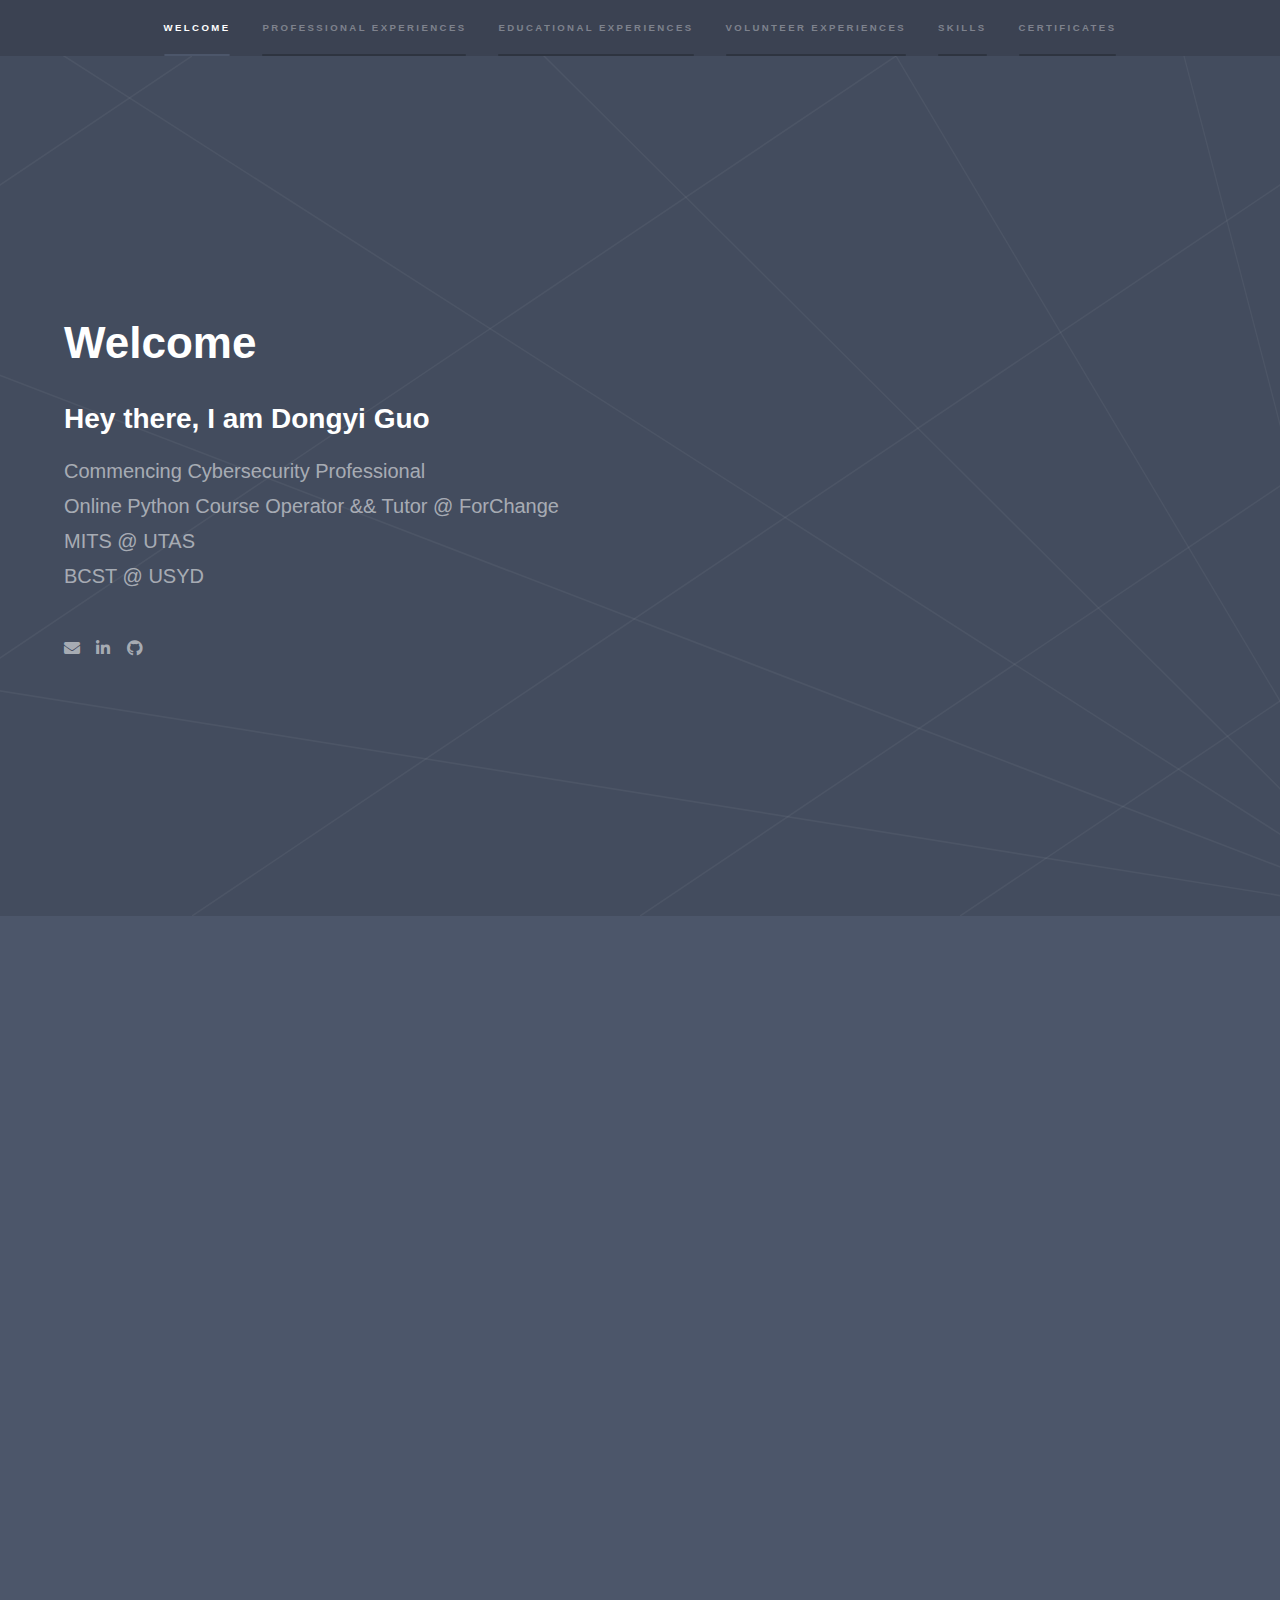
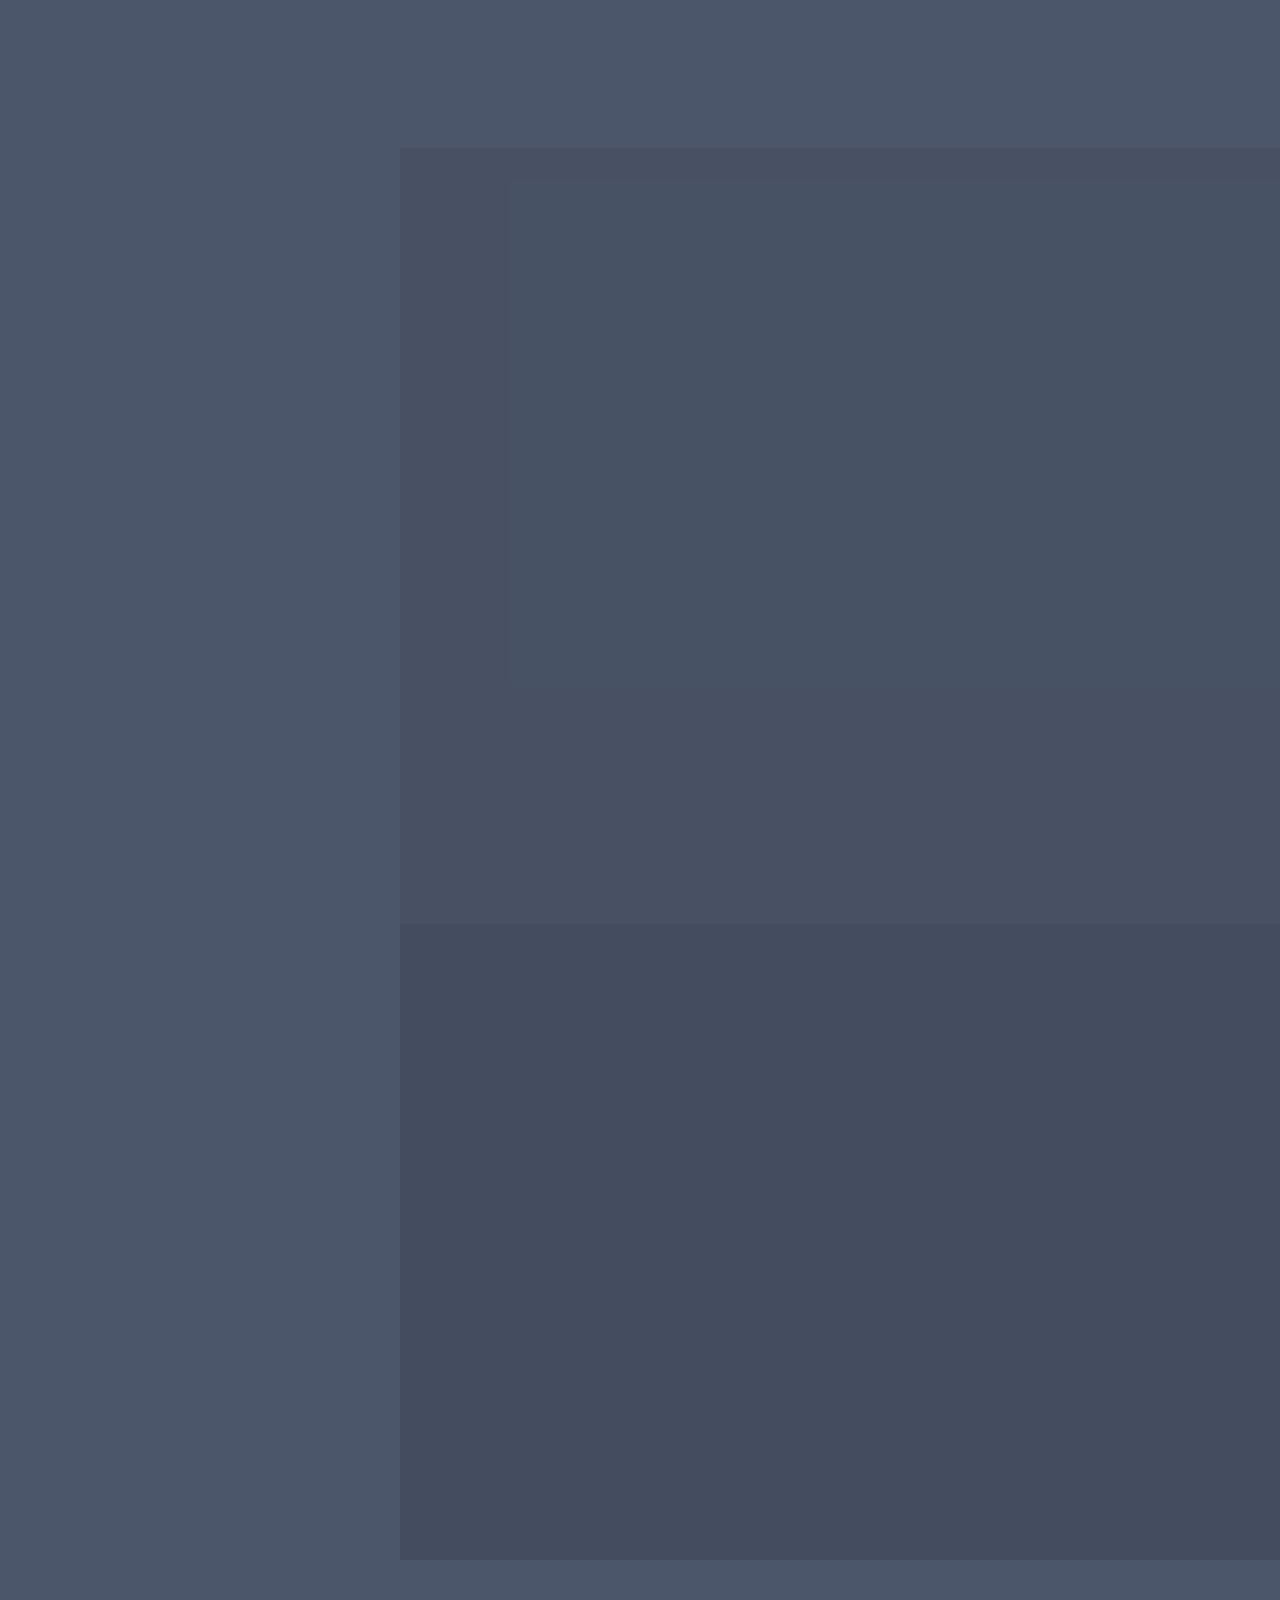
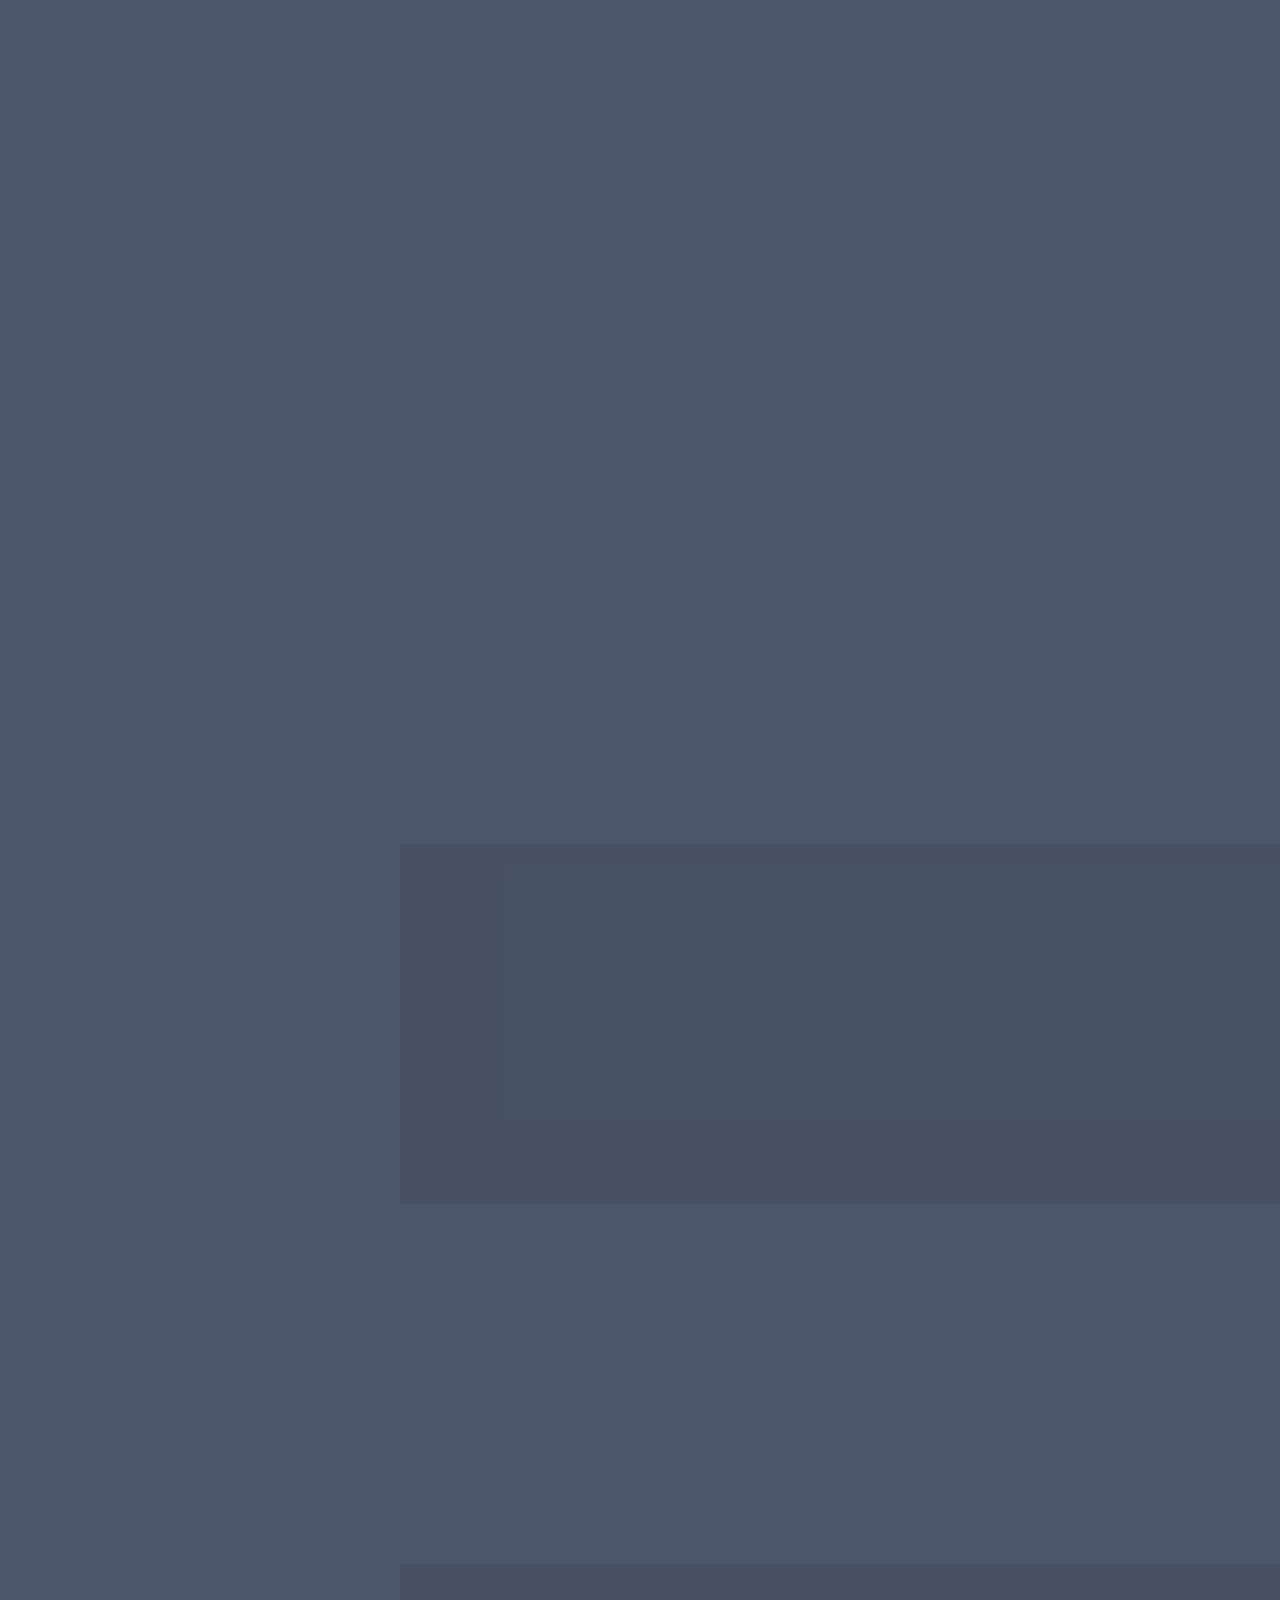
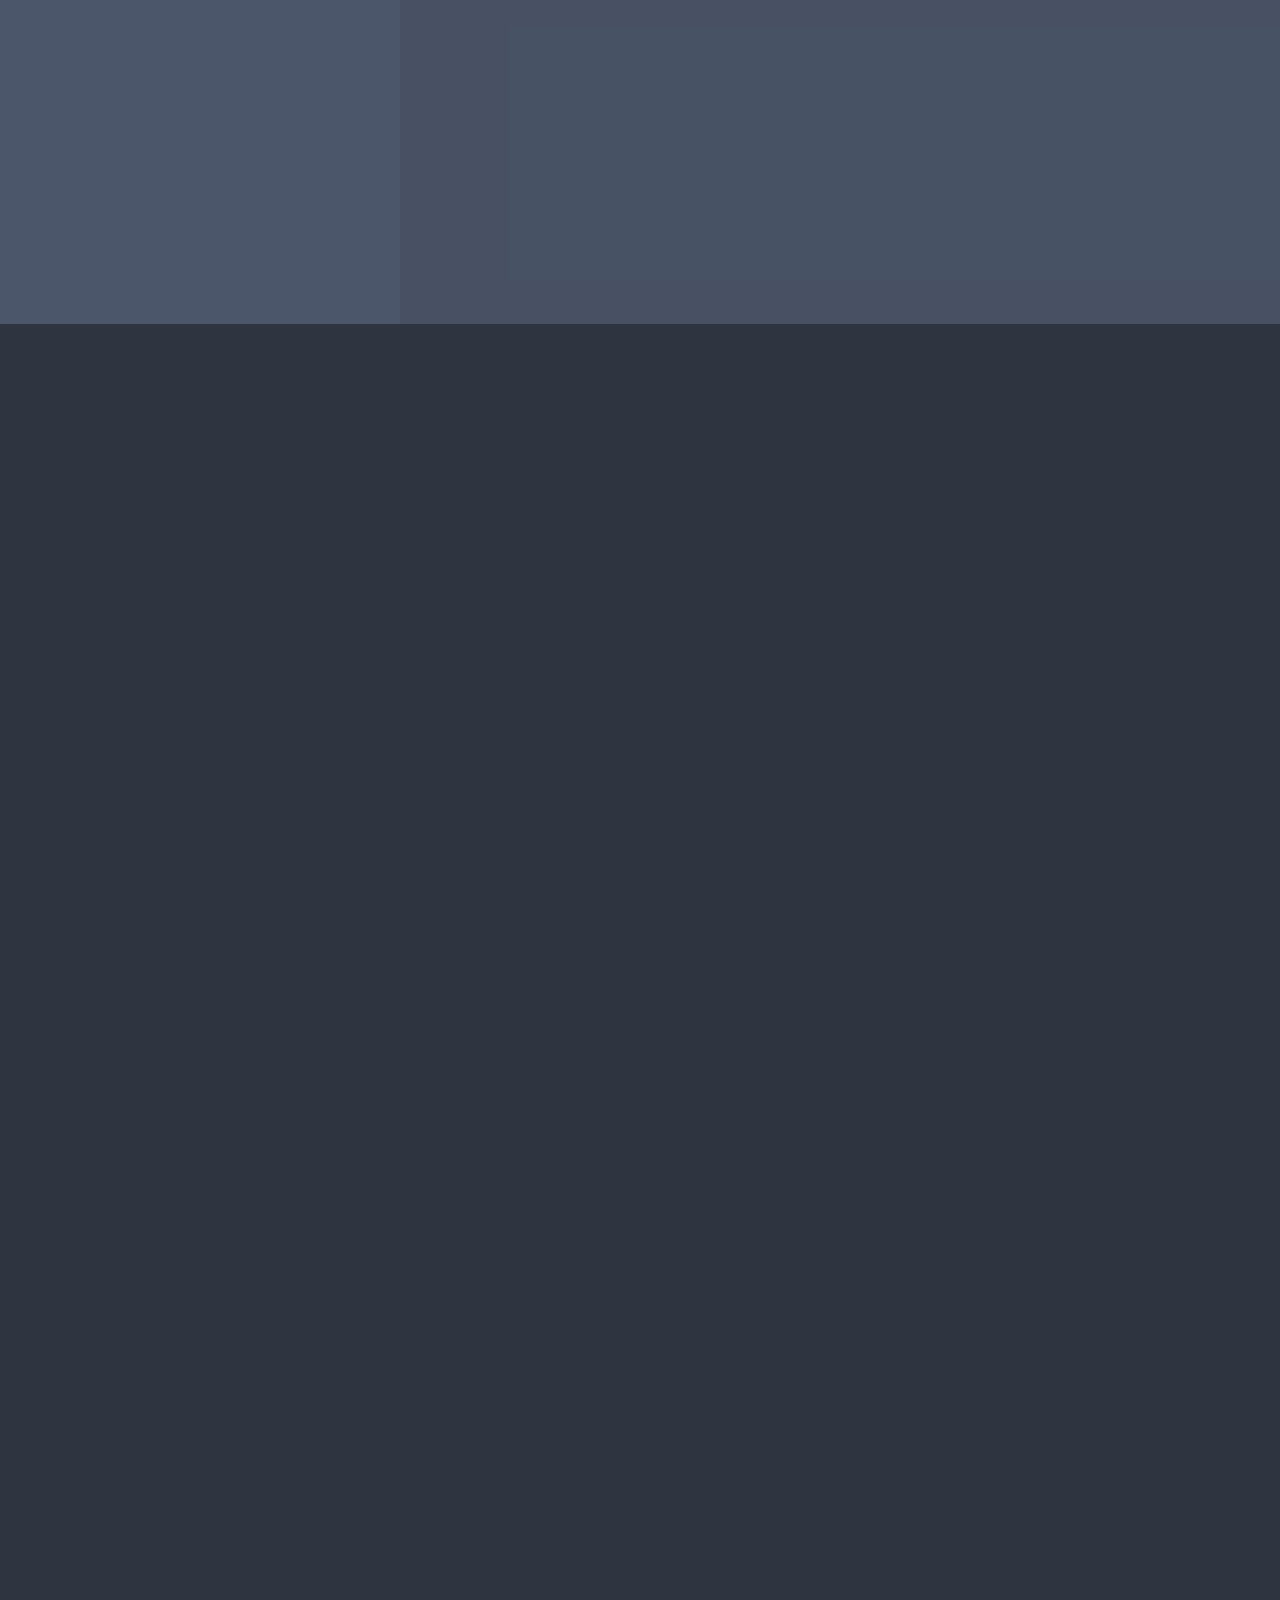
<file: index.html>
<!DOCTYPE HTML>
<html lang="en">
<head>
	<title>Welcome</title>
	<meta charset="utf-8" />
	<meta name="viewport" content="width=device-width, initial-scale=1, user-scalable=no" />
	<link rel="stylesheet" href="assets/css/main.css" />
	<noscript><link rel="stylesheet" href="assets/css/noscript.css" /></noscript>
</head>

<body class="is-preload">

<!-- Sidebar -->
<section id="sidebar">
	<div class="inner"><nav><ul>
		<li><a href="#intro">WELCOME</a></li>
		<li><a href="#professional">PROFESSIONAL EXPERIENCES</a></li>
		<li><a href="#educational">EDUCATIONAL EXPERIENCES</a></li>
		<li><a href="#volunteer">VOLUNTEER EXPERIENCES</a></li>
		<li><a href="#skill">SKILLS</a></li>
		<li><a href="#cert">CERTIFICATES</a></li>
	</ul></nav></div>
</section>

<!-- Wrapper -->
<div id="wrapper">
	<!-- intro -->
	<section id="intro" class="wrapper style1 fullscreen fade-up">
		<div class="inner">
			<h1>Welcome</h1>
			<h2>Hey there, I am Dongyi Guo</h2>
			<p>
				Commencing Cybersecurity Professional<br>
				Online Python Course Operator && Tutor @ ForChange<br>
				MITS @ UTAS<br>
				BCST @ USYD<br>
			</p>
			<ul class="icons">
				<li><a href="mailto:dongyig@utas.edu.au" class="icon solid fa-envelope"><span class="label">Email</span></a></li>
				<li><a href="https://www.linkedin.com/in/dongyi-guo/" class="icon brands fa-linkedin-in"><span class="label">LinkedIn</span></a></li>
				<li><a href="https://github.com/dongyi-guo" class="icon brands fa-github"><span class="label">GitHub</span></a></li>
			</ul>
		</div>
	</section>

	<!-- Professional Experience -->
	<section id="professional" class="wrapper style2 spotlights">
		<!-- ICT Help Desk Support -->
		<section>
			<a href="https://utas.edu.au/" class="image"><img src="images/utas.png" alt="UTAS" data-position="center center" /></a>
			<div class="content">
				<div class="inner">
					<h2>ICT Help Desk Support</h2>
					<p><strong>July 2024 - October 2024</strong></p>
					<ul>
						<li>
							<strong>Lab Management:</strong> Prepared and monitored 5-10 computer labs daily to ensure full functionality, supporting seamless teaching sessions for 200-600 ICT students. Proactively identified and resolved technical issues before classes began, contributing to an uninterrupted learning environment.
						</li>
						<li>
							<strong>Team-Based Technical Support:</strong> Worked collaboratively in a three-person team, providing immediate assistance during three-hour shifts, twice a week. Played an active role in sharing technical knowledge with colleagues, escalating complex issues when necessary to ensure effective problem resolution within a short timeframe.
						</li>
						<li>
							<strong>Comprehensive Troubleshooting:</strong> Delivered end-to-end technical support for students, addressing a range of hardware, software, and network issues. Guided users through step-by-step troubleshooting, significantly improving their understanding and ensuring effective resolution of technical problems, resulting in higher user satisfaction.
						</li>
						<li>
							<strong>Infrastructure Oversight:</strong> Monitored and managed lab ICT infrastructure, including computers, printers, projectors, routers, and switches. Conducted routine inspections and preventive maintenance, ensuring all equipment was operational, which directly contributed to minimising downtime and maximising the availability of technology resources.
						</li>
						<li>
							<strong>Customer-Focused Support:</strong> Provided excellent customer service by actively listening to students, addressing their inquiries, and resolving issues in a friendly and timely manner. Consistently exceeded customer satisfaction metrics by ensuring students received clear guidance and support, fostering a positive learning experience.
						</li>
					</ul>
					<strong>Skills</strong>: Customer Engagement, Customer Support.
				</div>
			</div>
		</section>
		<!-- Online Course Operator and Tutor -->
		<section>
			<a href="https://www.forchange.cn/" class="image"><img src="images/forchange.png" alt="Forchange" data-position="center center" /></a>
			<div class="content">
				<div class="inner">
					<h2>Online Course Operator && Tutor</h2>
					<p><strong>December 2020 - April 2021</strong></p>
					<ul>
						<li>
							<strong>Python Programming Instruction:</strong> Delivered online courses on Python programming and web development, covering core concepts like control structures, functions, exception handling, and object-oriented programming. Utilised libraries like BeautifulSoup, Scrapy, and Selenium for web scraping tasks.
						</li>
						<li>
							<strong>Student Mentorship:</strong> Provided personalised guidance to 149 students, including code reviews and debugging support. Achieved an 89% overall course completion rate, with 85% of students reaching full proficiency, indicating effective teaching and engagement strategies.
						</li>
						<li>
							<strong>Technical Support & Query Management:</strong> Managed over 600 student inquiries weekly, maintaining an 85% response rate within 30 minutes. Offered solutions on coding issues and troubleshooting, ensuring smooth learning experiences.
						</li>
						<li>
							<strong>Student Retention & Advancement:</strong> Successfully encouraged 93% of students to enrol in advanced Python courses, demonstrating high retention rates and promoting ongoing professional development.
						</li>
						<li>
							<strong>Collaboration & Course Development:</strong> Worked with supervisors, tutors, and course design teams to enhance curriculum content and delivery, ensuring improved student engagement and learning outcomes.
						</li>
					</ul>
					<strong>Skills</strong>: Python, Object-Oriented Programming (OOP), Web Scraping, Interactive Teaching, Customer Engagement, Customer Support.
				</div>
			</div>
		</section>
		<!-- Backend Developer and Tester -->
		<section>
			<a onClick="alert('Sigma Education Services are no longer running anymore.')" class="image"><img src="images/sigmaeducation.png" alt="sigma-education" data-position="center center" /></a>
			<div class="content">
				<div class="inner">
					<h2>Backend Developer && Tester</h2>
					<p><strong>July 2020 - November 2020</strong></p>
					<ul>
						<li>
							<strong>Project Management:</strong> Collaborated with a team of 5 developers to design and implement a tutor-student matching system, ensuring effective communication and coordination throughout the project lifecycle.
						</li>
						<li>
							<strong>Backend Development:</strong> Assisted in developing and unit-testing a location matching feature for a tutor-student matching system, using Google Maps API. Contributed to ensuring effective functionality of the matching process.
						</li>
						<li>
							<strong>Testing and Quality Assurance:</strong> Supported the planning of integration, system, and acceptance testing for the project, collaborating with team members to ensure basic software quality and functionality.
						</li>
						<li>
							<strong>Agile Methodologies:</strong> Engaged in daily stand-up meetings, sprint planning, and retrospectives, following Agile methodologies to ensure efficient project management and timely delivery.
						</li>
					</ul>
					<strong>Skills</strong>: Python, Object-Oriented Programming (OOP), Agile Methodologies, Scrum, Test-Driven Development (TDD).
				</div>
			</div>
		</section>

		<!-- Technical Consultant -->
		<section>
			<a href="https://www.msf.org/" class="image"><img src="images/msf.jpg" alt="" data-position="center center" /></a>
			<div class="content">
				<div class="inner">
					<h2>Technical Consultant</h2>
					<p><strong>July 2020 - November 2020</strong></p>
					<ul>
						<li>
							<strong>Client Communication:</strong> Collaborated with clients to understand their requirements and provide technical solutions, ensuring effective communication and alignment of project goals.
						</li>
						<li>
							<strong>Drupal Upgrade Evaluation:</strong> Assisted in evaluating the feasibility and complexity of upgrading a client’s website from Drupal 7 to Drupal 8, contributing insights on potential challenges and requirements.
						</li>
						<li>
							<strong>Testing Support:</strong> Helped in planning integration, system, and acceptance testing strategies, working with the team to develop practical testing solutions to ensure system reliability.
						</li>
					</ul>
					<strong>Skills</strong>: Drupal, Web Server Administration, Database Administration, Client Communication.
				</div>
			</div>
		</section>
	</section>

	<!-- Educational Experience -->
	<section id="educational" class="wrapper style2 spotlights">
		<section>
			<a href="https://utas.edu.au/" class="image"><img src="images/utas.png" alt="UTAS" data-position="center center" /></a>
			<div class="content">
				<div class="inner">
					<h3>Master of Information Technology and Systems, Cybersecurity</h3>
					<p><strong>February 2023 - February 2025</strong></p>
					<p>Student representative for Cybersecurity and Work Integrated Learning (WIL) Units (KIT512, KIT515, KIT715, KIT726).</p>
				</div>
			</div>
		</section>
		<section>
			<a href="https://sydney.edu.au/" class="image"><img src="images/usyd.png" alt="USYD" data-position="center center" /></a>
			<div class="content">
				<div class="inner">
					<h3>Bachelor of Computer Science and Technology, Computer Science</h3>
					<p><strong>July 2017 - April 2022</strong></p>
				</div>
			</div>
		</section>
	</section>

	<!-- Volunteer Experience -->
	<section id="volunteer" class="wrapper style2 spotlights">
		<section>
			<a href="https://tasict.com.au/" class="image"><img src="images/tasict.png" alt="TasICT" data-position="center center" /></a>
			<div class="content">
				<div class="inner">
					<h3>Event Assistant - TasICT Cyber Conference</h3>
					<p><strong>August 2023</strong></p>
					<p>Work at TasICT Cyber Conference Tasmania accommodating over 470 guests.</p>
					<strong><a href="blogs/cyber-conf.html">Gallery</a></strong>
				</div>
			</div>
		</section>
		<section>
			<a href="https://tasict.com.au/" class="image"><img src="images/tasict.png" alt="TasICT" data-position="center center" /></a>
			<div class="content">
				<div class="inner">
					<h3>Event Assistant - TasICT Tasmania ICT Conference</h3>
					<p><strong>November 2023</strong></p>
					<p>Work at TasICT Tasmania ICT Conference accommodating over 350 guests.</p>
					<strong><a href="blogs/ict-conf.html">Gallery</a></strong>
				</div>
			</div>
		</section>
	</section>

	<!-- Skills -->
	<section id="skill" class="wrapper style3 fade-up">
		<div class="inner">
			<h2>Skills</h2>
			<div class="features">
				<section>
					<span class="icon brands major fa-linux"></span>
					<h3>Linux</h3>
					<p>Devoted Linux Enthusiastic, Desktop and Server System Administration.</p>
				</section>
				<section>
					<span class="icon brands major fa-windows"></span>
					<h3>Windows</h3>
					<p>Experienced with Desktop and Server System Administration.</p>
				</section>
				<section>
					<span class="icon brands major fa-apple"></span>
					<h3>macOS</h3>
					<p>Experienced with System Administration.</p>
				</section>
				<section>
					<span class="icon brands major fa-microsoft"></span>
					<h3>Active Directory</h3>
					<p>Experienced deploying client and server machine.</p>
				</section>
				<section>
					<span class="icon solid major fab fa-code"></span>
					<h3>Bash</h3>
					<p>Experienced Scripting Automation and Interactive Command Line Control.</p>
				</section>
				<section>
					<span class="icon solid major fab fa-code"></span>
					<h3>PowerShell</h3>
					<p>Experienced Scripting Automation and Interactive Command Line Control.</p>
				</section>
				<section>
					<span class="icon brands major fa-microsoft"></span>
					<h3>Microsoft Azure</h3>
					<p>Experienced Deployment of Virtual Machines, Apps and Databases.</p>
				</section>
				<section>
					<span class="icon brands major fa-aws"></span>
					<h3>Amazon AWS</h3>
					<p>Experienced Usage of EC2, S3, and Lambda.</p>
				</section>
				<section>
					<span class="icon brands major fa-python"></span>
					<h3>Python</h3>
					<p>Experienced with Multi-Disciplinary Backend Development and Scripting Automation.</p>
				</section>
				<section>
					<span class="icon solid major fab fa-code"></span>
					<h3>C#</h3>
					<p>Experienced with Full-Stack Desktop Program Development.</p>
				</section>
				<section>
					<span class="icon brands major fa-java"></span>
					<h3>Java</h3>
					<p>Experienced with Full-Stack Desktop Program Development.</p>
				</section>
				<section>
					<span class="icon brands major fa-java"></span>
					<h3>Gradle</h3>
					<p>Utilised in Full-Stack Desktop Program Development with multiple dependencies and APIs.</p>
				</section>
				<section>
					<span class="icon solid major fab fa-code"></span>
					<h3>PHP</h3>
					<p>Experienced Practical Usage during my Web Development.</p>
				</section>
				<section>
					<span class="icon solid major fab fa-code"></span>
					<h3>HTML / CSS / JavaScript</h3>
					<p>Experienced Practical Usage from multiple Web Development.</p>
				</section>
				<section>
					<span class="icon solid major fa-database"></span>
					<h3>PostgreSQL / MySQL / SQLite</h3>
					<p>Experienced in Database Administration and Multiple Web & Software Development.</p>
				</section>
				<section>
					<span class="icon brands major fa-r-project"></span>
					<h3>R / RStudio</h3>
					<p>Experienced Data Wrangling, Processing, Analysis and Visualisation.</p>
				</section>
				<section>
					<span class="icon solid major fa-code"></span>
					<h3>Object-Oriented Programming</h3>
					<p>Experienced with multiple Full-Stack Website & Software Development.</p>
				</section>
				<section>
					<span class="icon solid major fab fa-code"></span>
					<h3>REST API</h3>
					<p>Experienced Practical Usage during Web & Desktop Software Development.</p>
				</section>
				<section>
					<span class="icon solid major fab fa-code"></span>
					<h3>C / C++</h3>
					<p>Experienced in System Programming and Low-Level Software Development.</p>
				</section>
				<section>
					<span class="icon solid major fa-code"></span>
					<h3>ANTLR</h3>
					<p>Utilised to create my own Programming Language.</p>
				</section>
				<section>
					<span class="icon solid major fa-code"></span>
					<h3>Common-Lisp</h3>
					<p>Utilised to create my own Programming Language Interpreter.</p>
				</section>
				<section>
					<span class="icon solid major fa-chalkboard-teacher"></span>
					<h3>Interactive Teaching</h3>
					<p>Practiced with working experience at ForChange.</p>
				</section>
				<section>
					<span class="icon solid major fa-people-carry"></span>
					<h3>Team Collaboration</h3>
					<p>Practiced with experience at ForChange, University of Tasmania and University of Sydney.</p>
				</section>
				<section>
					<span class="icon solid major fa-project-diagram"></span>
					<h3>Agile Methodologies</h3>
					<p>Applied for my Collaborative Developments.</p>
				</section>
				<section>
					<span class="icon solid major fa-user-friends"></span>
					<h3>Client Engagement</h3>
					<p>Practiced with working experience at ForChange.</p>
				</section>
				<section>
					<span class="icon solid major fa-gem"></span>
					<h3>Course Operating & Sales</h3>
					<p>Practiced with working experience at ForChange.</p>
				</section>
			</div>
		</div>
	</section>

	<!-- Certificates -->
		<section id="cert" class="wrapper style3-alt fade-up">
			<div class="inner">
				<h2>License & Certificates</h2>
				<div class="features">
					<section>
						<span class="icon solid major fa-user-graduate"></span>
						<h3>University of Tasmania</h3>
						<li>Student representative for Cybersecurity and Work Integrated Learning (WIL) Units (KIT512, KIT515, KIT715, KIT726).</li>
						<li>2023 PECAN+ CTF</li>
					</section>
					<section>
						<span class="icon solid major fa-code"></span>
						<h3>Accenture</h3>
						<li>Coding Virtual Experience</li>
						<li>Project Management Virtual Experience</li>
					</section>
					<section>
						<span class="icon solid major fa-user-friends"></span>
						<h3>Accenture Australia</h3>
						<li>Discovery Program</li>
					</section>
					<section>
						<span class="icon solid major fa-code"></span>
						<h3>Accenture Nordic</h3>
						<li>Nordic Developer Program</li>
					</section>
					<section>
						<span class="icon solid major fa-suitcase"></span>
						<h3>ANZ</h3>
						<li>Job Ready Virtual Experience Program</li>
					</section>
					<section>
						<span class="icon solid major fa-glass-cheers"></span>
						<h3>Ashurst</h3>
						<li>Building Your Personal Brand Virtual Experience Programme</li>
						<li>You Are Extraordinary Virtual Experience Programme</li>
					</section>
					<section>
						<span class="icon solid major fa-database"></span>
						<h3>AWS</h3>
						<li>Solutions Architecture Virtual Experience</li>
					</section>
					<section>
						<span class="icon solid major fa-code"></span>
						<h3>Deloitte</h3>
						<li>STEM Connect Virtual Program</li>
					</section>
					<section>
						<span class="icon solid major fa-user-friends"></span>
						<h3>General Electric (GE)</h3>
						<li>Human Resource Program</li>
					</section>
					<section>
						<span class="icon solid major fa-code"></span>
						<h3>JPMorgan Chase</h3>
						<li>Software Engineering Virtual Experience</li>
					</section>
					<section>
						<span class="icon solid major fa-balance-scale"></span>
						<h3>King & Wood Malle-sons</h3>
						<li>Global Introduction to Law Program</li>
					</section>
					<section>
						<span class="icon solid major fa-code"></span>
						<h3>Walmart Global Tech</h3>
						<li>Global Tech Advanced Software Engineering Virtual Experience</li>
					</section>
				</div>
			</div>
		</section>
</div>

<!-- Footer -->
<footer id="footer"></footer>

<!-- Scripts -->
<script src="assets/js/jquery.min.js"></script>
<script src="assets/js/jquery.scrollex.min.js"></script>
<script src="assets/js/jquery.scrolly.min.js"></script>
<script src="assets/js/browser.min.js"></script>
<script src="assets/js/breakpoints.min.js"></script>
<script src="assets/js/util.js"></script>
<script src="assets/js/main.js"></script>
<script>
	$(function () {
		$("#footer").load("../assets/html/footer.html");
	});
</script>

</body>
</html>
</file>
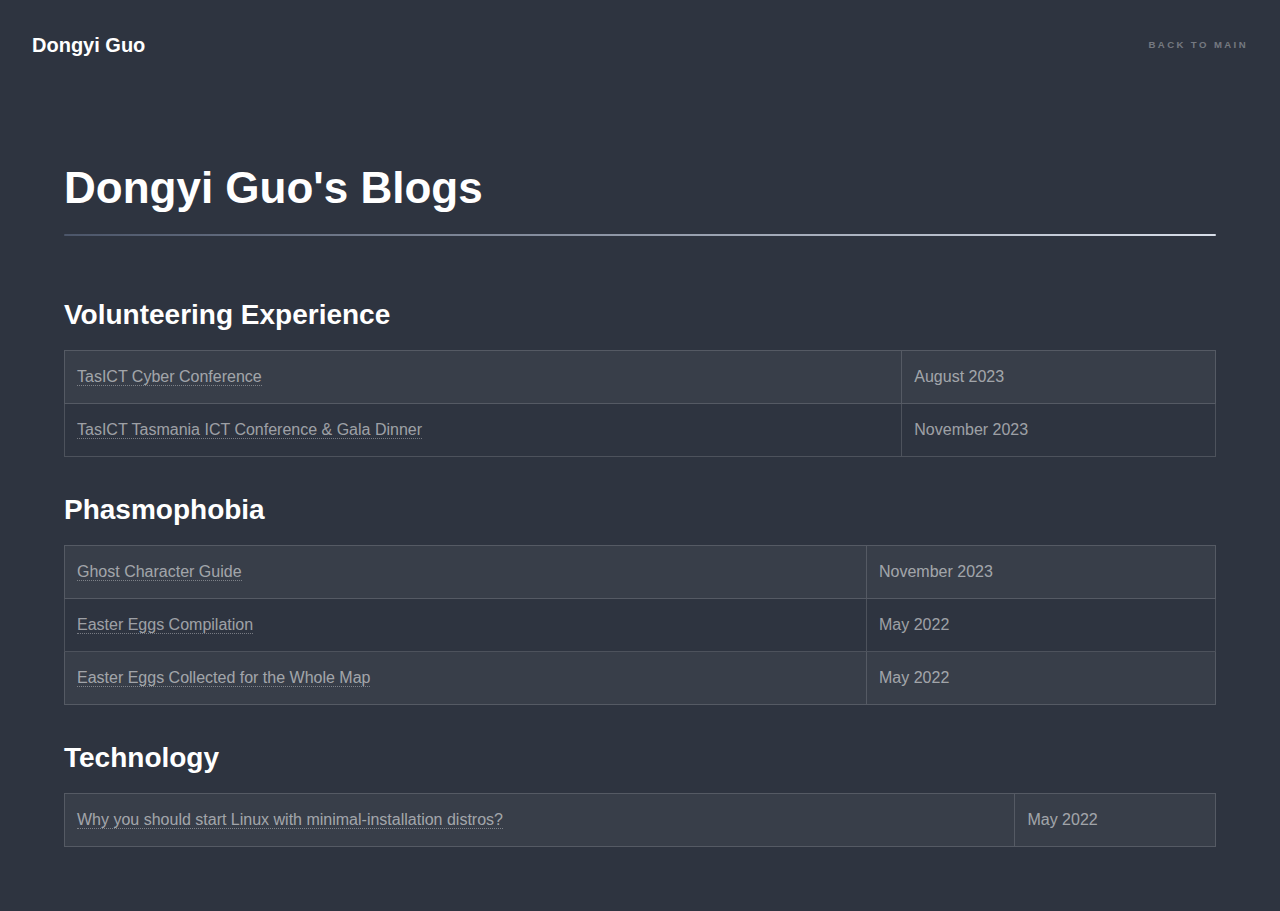
<file: blogs.html>
<!DOCTYPE HTML>
<!--
	Hyperspace by HTML5 UP
	html5up.net | @ajlkn
	Free for personal and commercial use under the CCA 3.0 license (html5up.net/license)
-->
<html lang="en-US">
	<head>
		<title>Blogs</title>
		<meta charset="utf-8" />
		<meta name="viewport" content="width=device-width, initial-scale=1, user-scalable=no" />
		<link rel="stylesheet" href="../assets/css/main.css" />
		<noscript><link rel="stylesheet" href="../assets/css/noscript.css" /></noscript>
	</head>
	<body class="is-preload">

		<!-- Header -->
			<header id="header">
				<a href="index.html" class="title">Dongyi Guo</a>
				<nav>
					<ul>
						<li><a href="index.html">Back to Main</a></li>
					</ul>
				</nav>
			</header>

		<!-- Wrapper -->
			<div id="wrapper">

				<!-- Main -->
					<section id="main" class="wrapper">
						<div class="inner">
							<h1 class="major">Dongyi Guo's Blogs</h1>

							<section>
								<h2>Volunteering Experience</h2>
								<div class="table-wrapper">
									<table class="alt">
										<tbody>
											<tr>
												<td><a href='blogs/cyber-conf.html' />TasICT Cyber Conference</td>
												<td>August 2023</td>
											</tr>
											<tr>
												<td><a href='blogs/ict-conf.html' />TasICT Tasmania ICT Conference & Gala Dinner</td>
												<td>November 2023</td>
											</tr>
										</tbody>
									</table>
								</div>
							</section>

							<section>
								<h2>Phasmophobia</h2>
								<div class="table-wrapper">
									<table class="alt">
										<tbody>
										<tr>
											<td><a href="blogs/ghost-characters.html">Ghost Character Guide</a></td>
											<td>November 2023</td>
										</tr>
										<tr>
											<td><a href="blogs/eggs.html">Easter Eggs Compilation</a></td>
											<td>May 2022</td>
										</tr>
										<tr>
											<td><a href="blogs/egg-on-maps.html">Easter Eggs Collected for the Whole Map</a></td>
											<td>May 2022</td>
										</tr>
										</tbody>
									</table>
								</div>
							</section>

							<section>
								<h2>Technology</h2>
								<div class="table-wrapper">
									<table class="alt">
										<tbody>
										<tr>
											<td><a href="blogs/why-minimal-distros.html">Why you should start Linux with minimal-installation distros?</a></td>
											<td>May 2022</td>
										</tr>
										</tbody>
									</table>
								</div>
							</section>
						</div>
					</section>

			</div>

		<!-- Scripts -->
		<script src="../assets/js/jquery.min.js"></script>
		<script src="../assets/js/jquery.scrollex.min.js"></script>
		<script src="../assets/js/jquery.scrolly.min.js"></script>
		<script src="../assets/js/browser.min.js"></script>
		<script src="../assets/js/breakpoints.min.js"></script>
		<script src="../assets/js/util.js"></script>
		<script src="../assets/js/main.js"></script>

	</body>
</html>
</file>
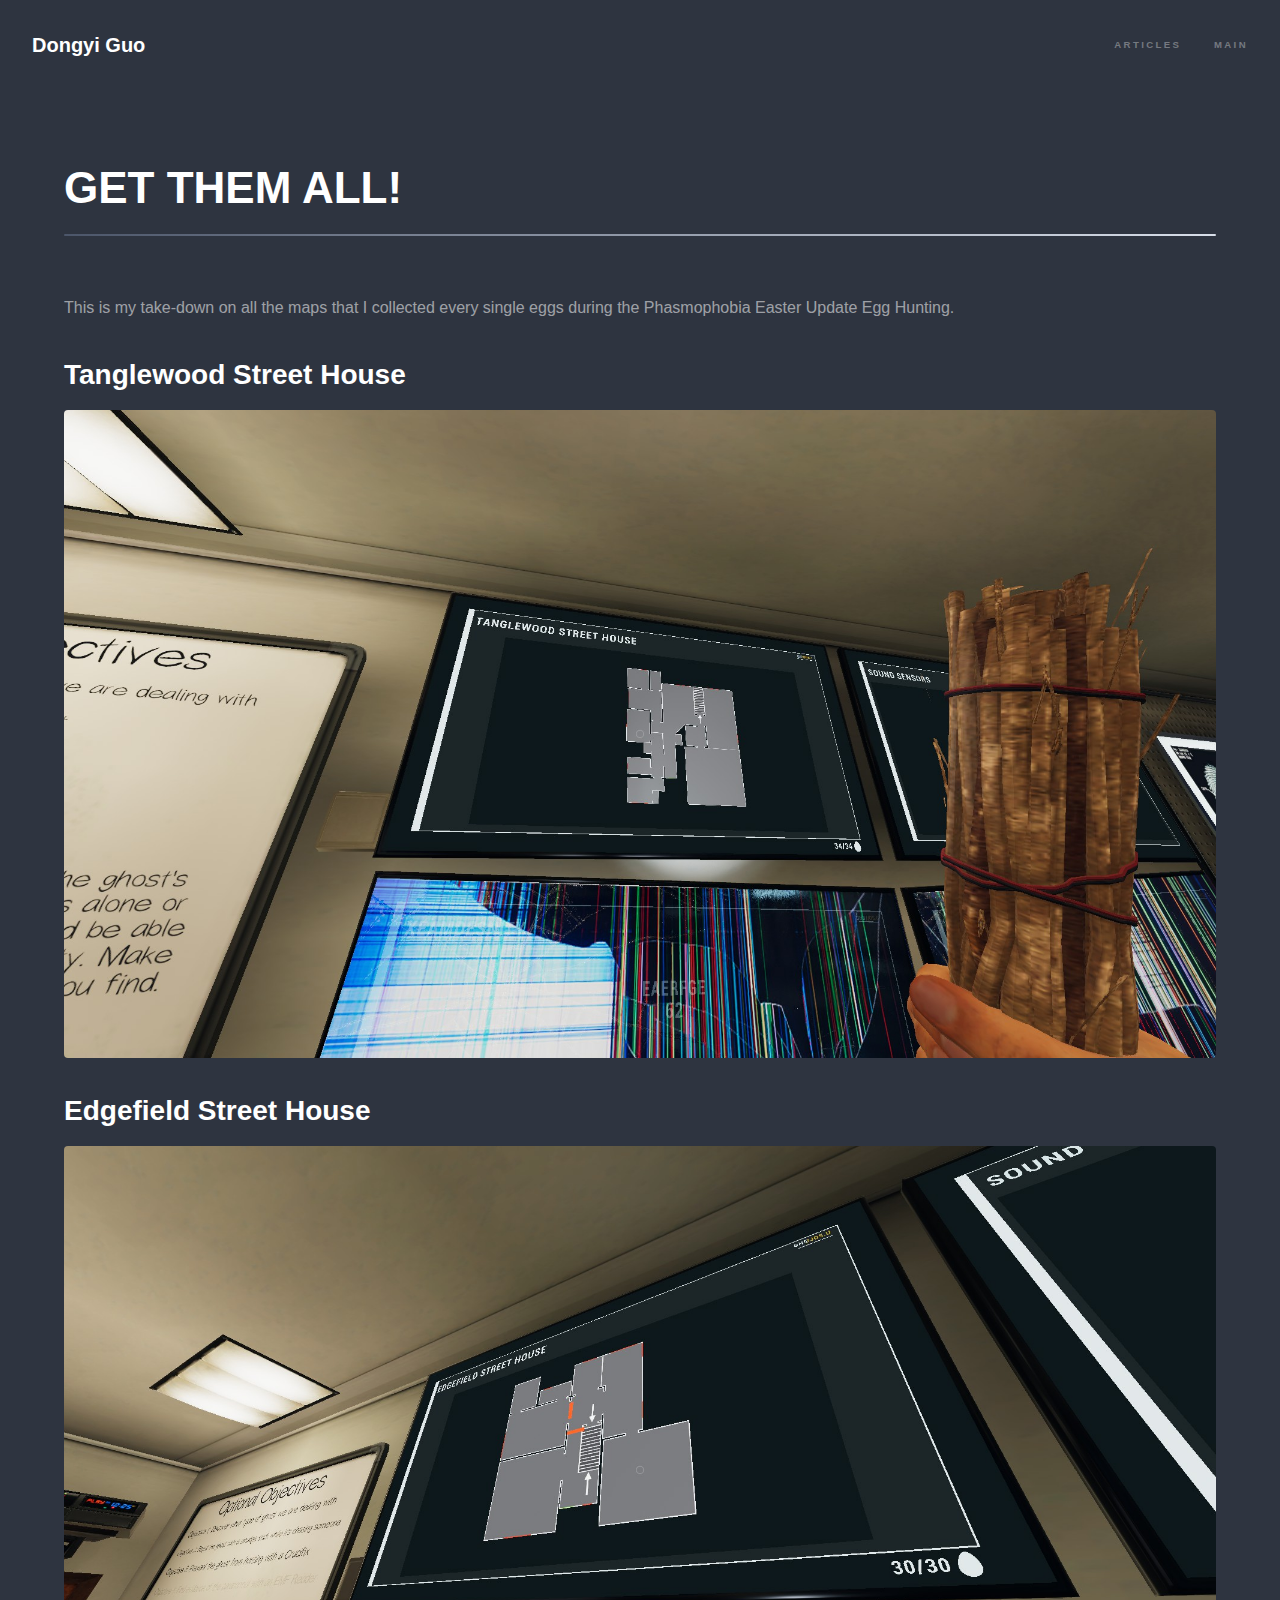
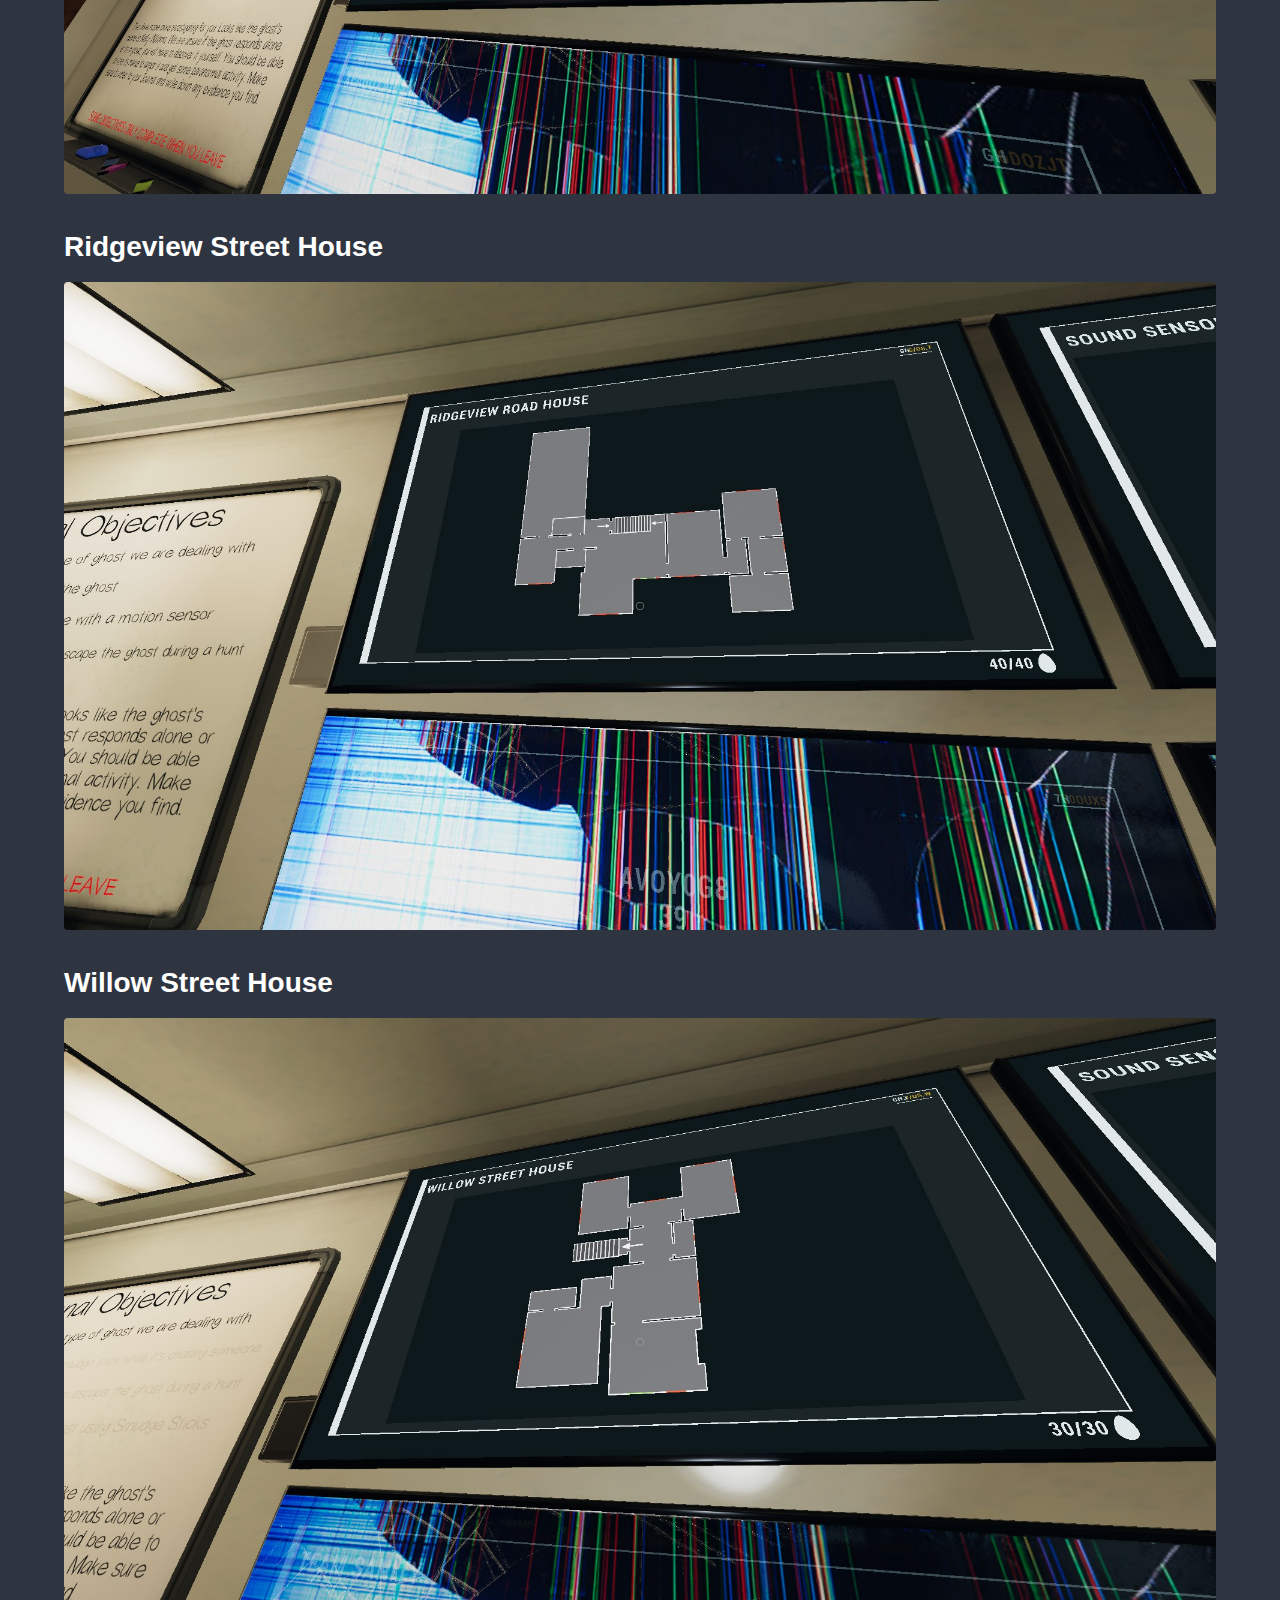
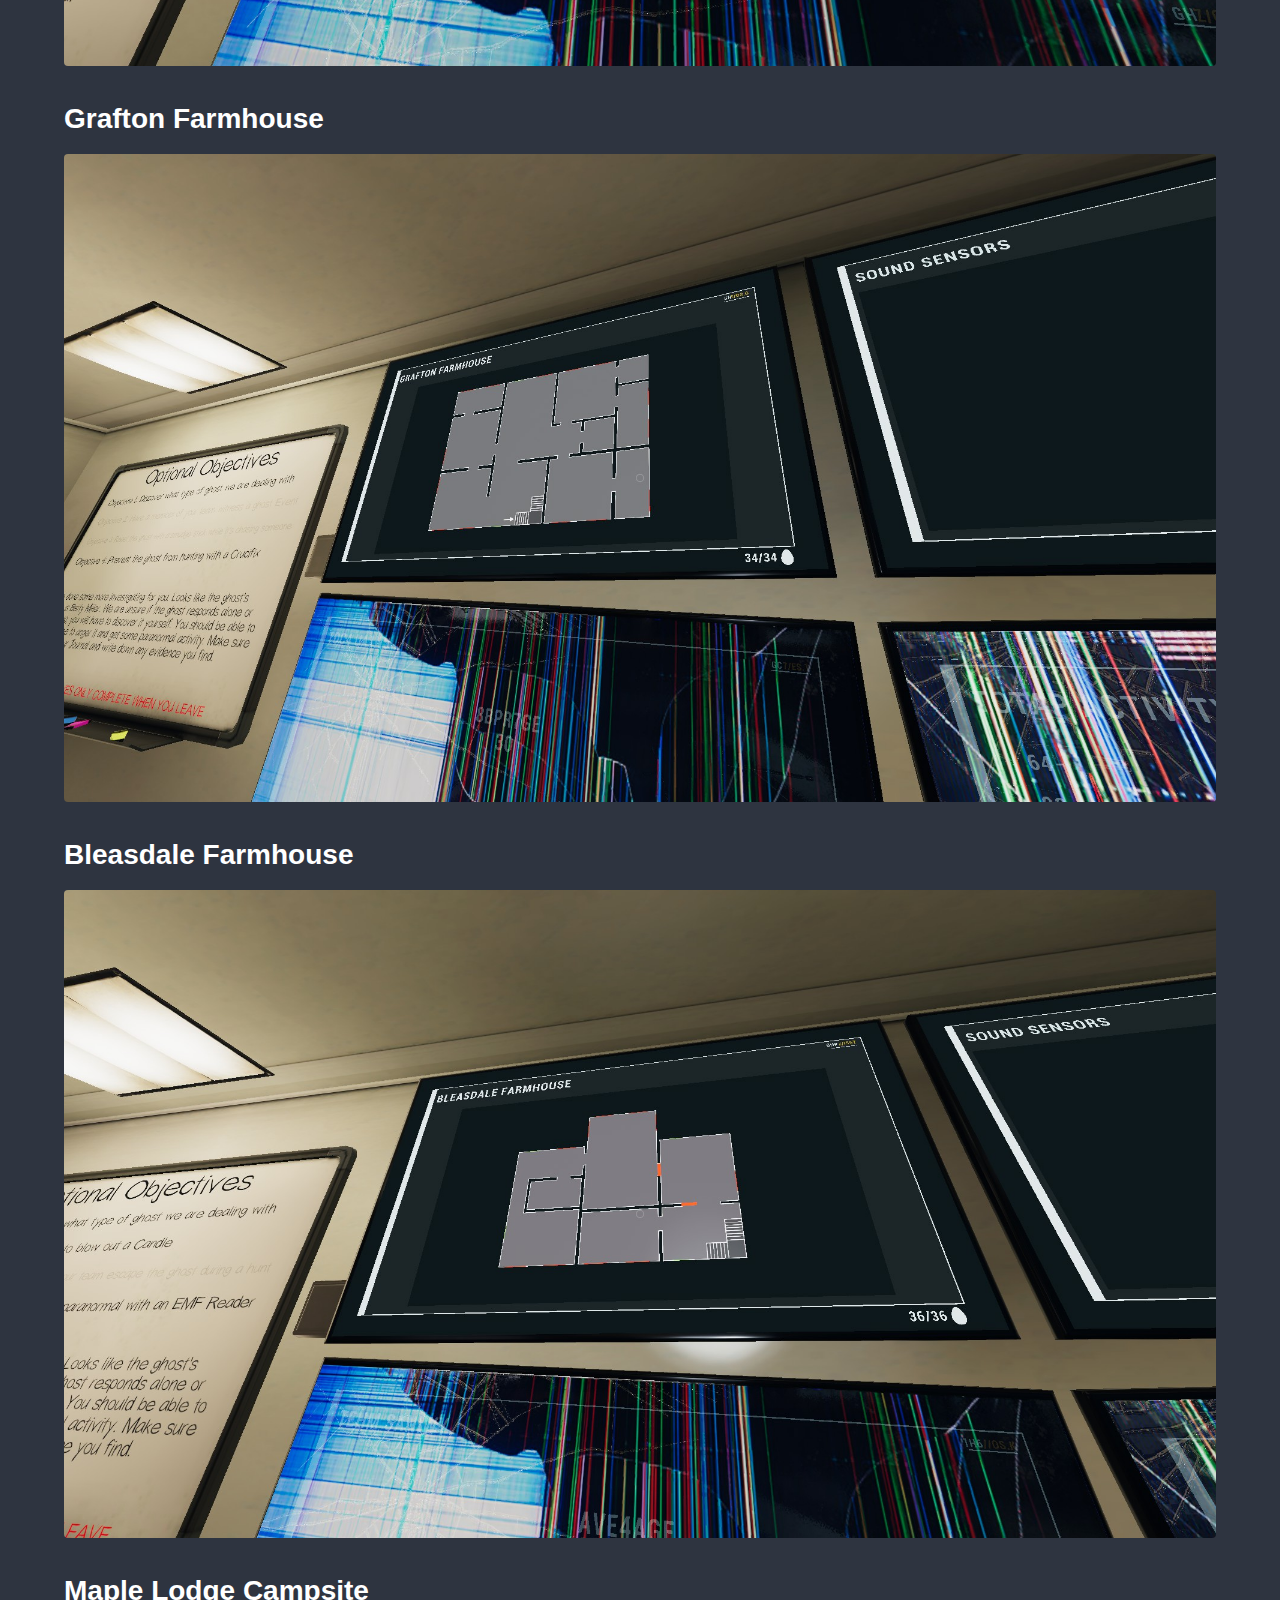
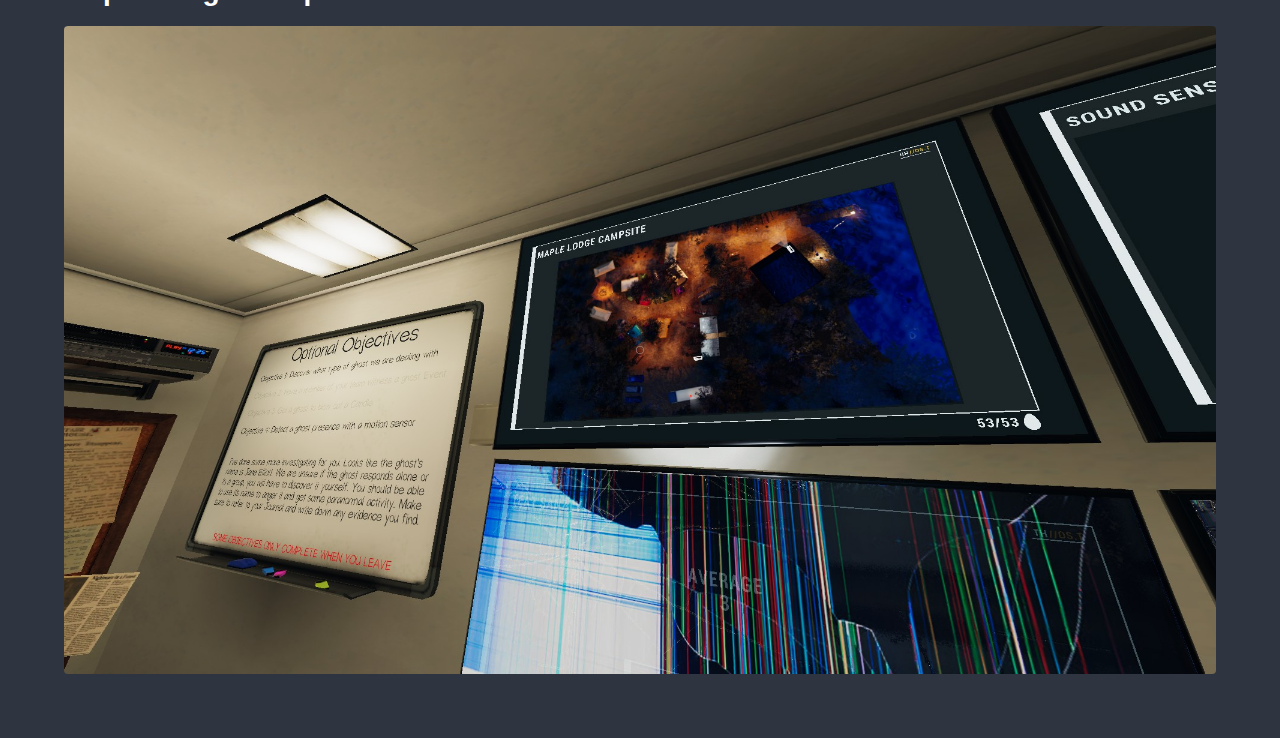
<file: blogs/egg-on-maps.html>
<!DOCTYPE HTML>
<!--
	Hyperspace by HTML5 UP
	html5up.net | @ajlkn
	Free for personal and commercial use under the CCA 3.0 license (html5up.net/license)
-->
<html lang="en-US">
<head>
    <title>EGGS!!!</title>
    <meta charset="utf-8" />
    <meta name="viewport" content="width=device-width, initial-scale=1, user-scalable=no" />
    <link rel="stylesheet" href="../assets/css/main.css" />
    <noscript><link rel="stylesheet" href="../assets/css/noscript.css" /></noscript>
</head>
<body class="is-preload">

<!-- Header -->
<header id="header">
    <a href="../index.html" class="title">Dongyi Guo</a>
    <nav>
        <ul>
            <li><a href="../blogs.html">Articles</a></li>
            <li><a href="../index.html">Main</a></li>
        </ul>
    </nav>
</header>

<!-- Wrapper -->
<div id="wrapper">

    <!-- Main -->
    <section id="main" class="wrapper">
        <div class="inner">
            <h1 class="major">GET THEM ALL!</h1>
            <p>This is my take-down on all the maps that I collected every single eggs during the Phasmophobia Easter Update Egg Hunting.</p>
            <h2>Tanglewood Street House</h2>
            <span class="image fit"><img src="../images/tanglewood_allegg.jpg" alt="" /></span>
            <h2>Edgefield Street House</h2>
            <span class="image fit"><img src="../images/edgefield_allegg.jpg" alt="" /></span>
            <h2>Ridgeview Street House</h2>
            <span class="image fit"><img src="../images/ridgeview_allegg.jpg" alt="" /></span>
            <h2>Willow Street House</h2>
            <span class="image fit"><img src="../images/willow_allegg.jpg" alt="" /></span>
            <h2>Grafton Farmhouse</h2>
            <span class="image fit"><img src="../images/grafton_allegg.jpg" alt="" /></span>
            <h2>Bleasdale Farmhouse</h2>
            <span class="image fit"><img src="../images/bleasdale_allegg.jpg" alt="" /></span>
            <h2>Maple Lodge Campsite</h2>
            <span class="image fit"><img src="../images/maple_allegg.jpg" alt="" /></span>
        </div>
    </section>

</div>

<!-- Scripts -->
<script src="../assets/js/jquery.min.js"></script>
<script src="../assets/js/jquery.scrollex.min.js"></script>
<script src="../assets/js/jquery.scrolly.min.js"></script>
<script src="../assets/js/browser.min.js"></script>
<script src="../assets/js/breakpoints.min.js"></script>
<script src="../assets/js/util.js"></script>
<script src="../assets/js/main.js"></script>

</body>
</html>
</file>
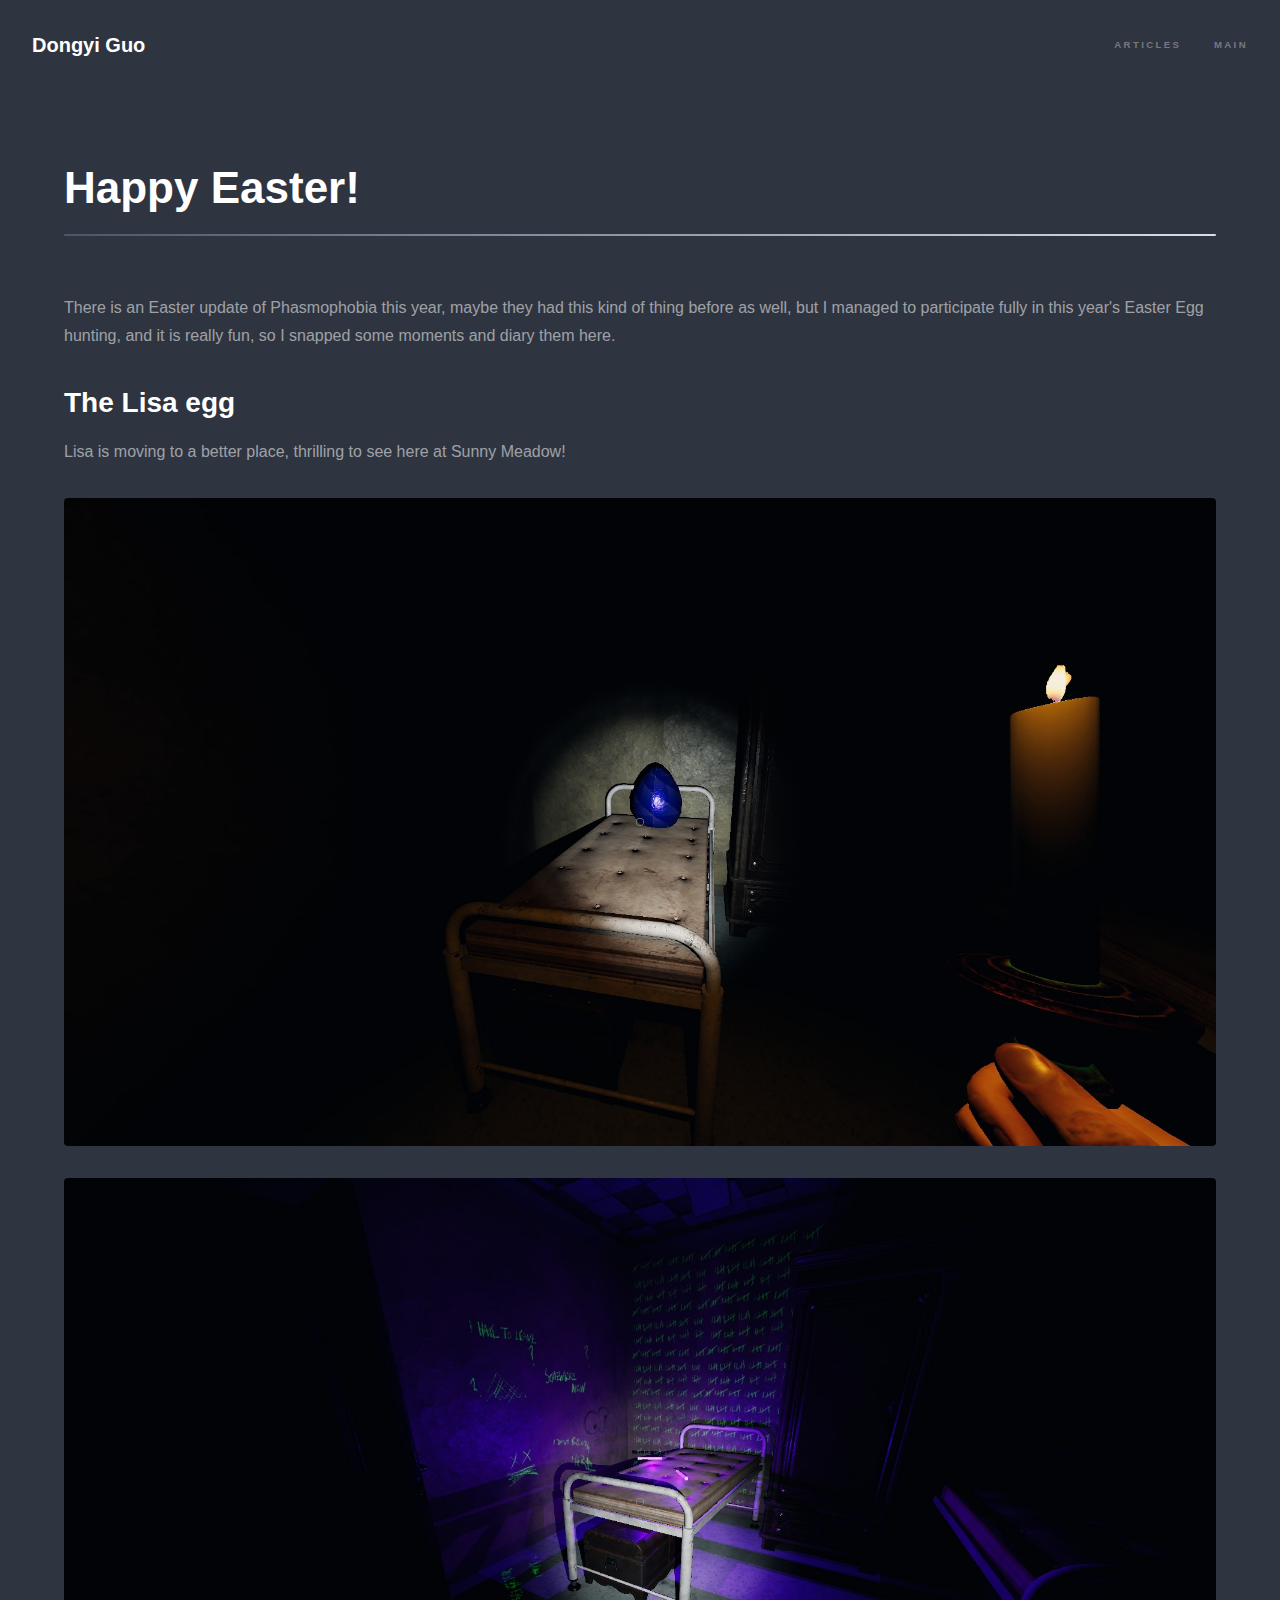
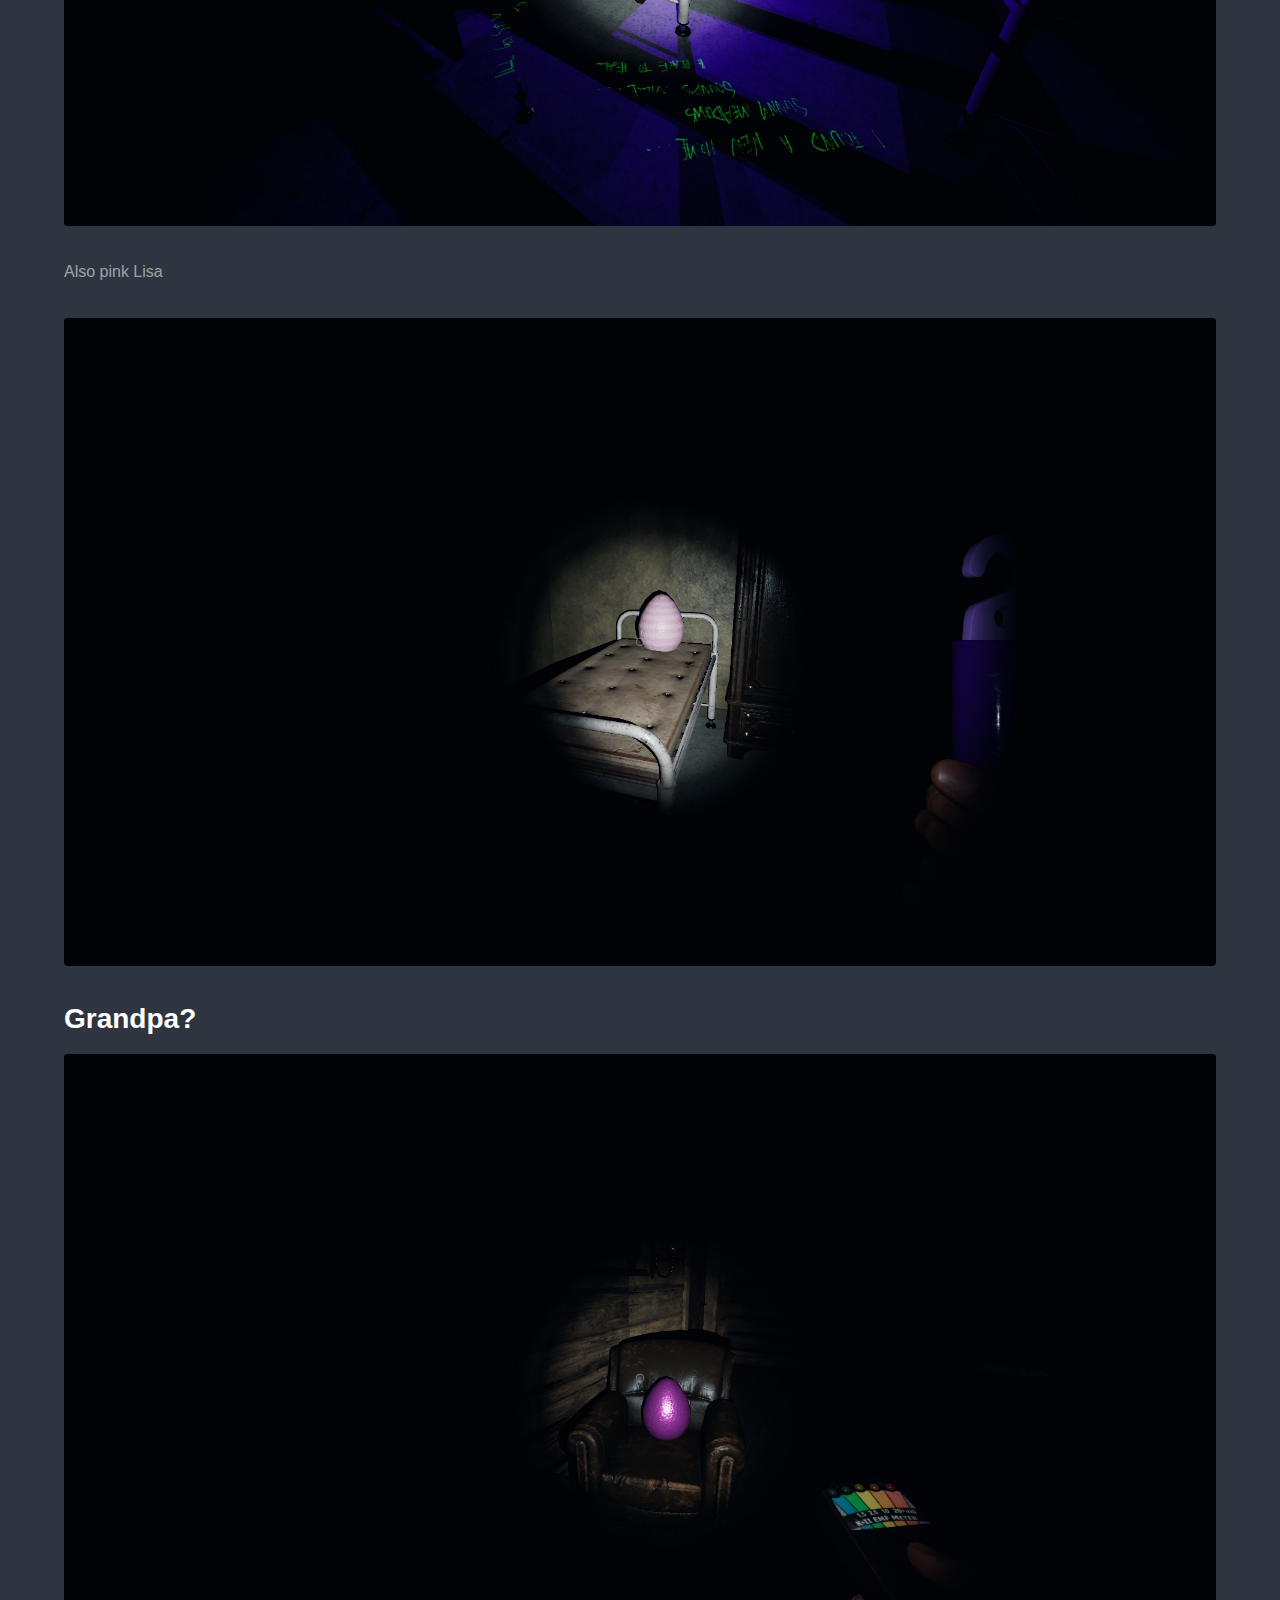
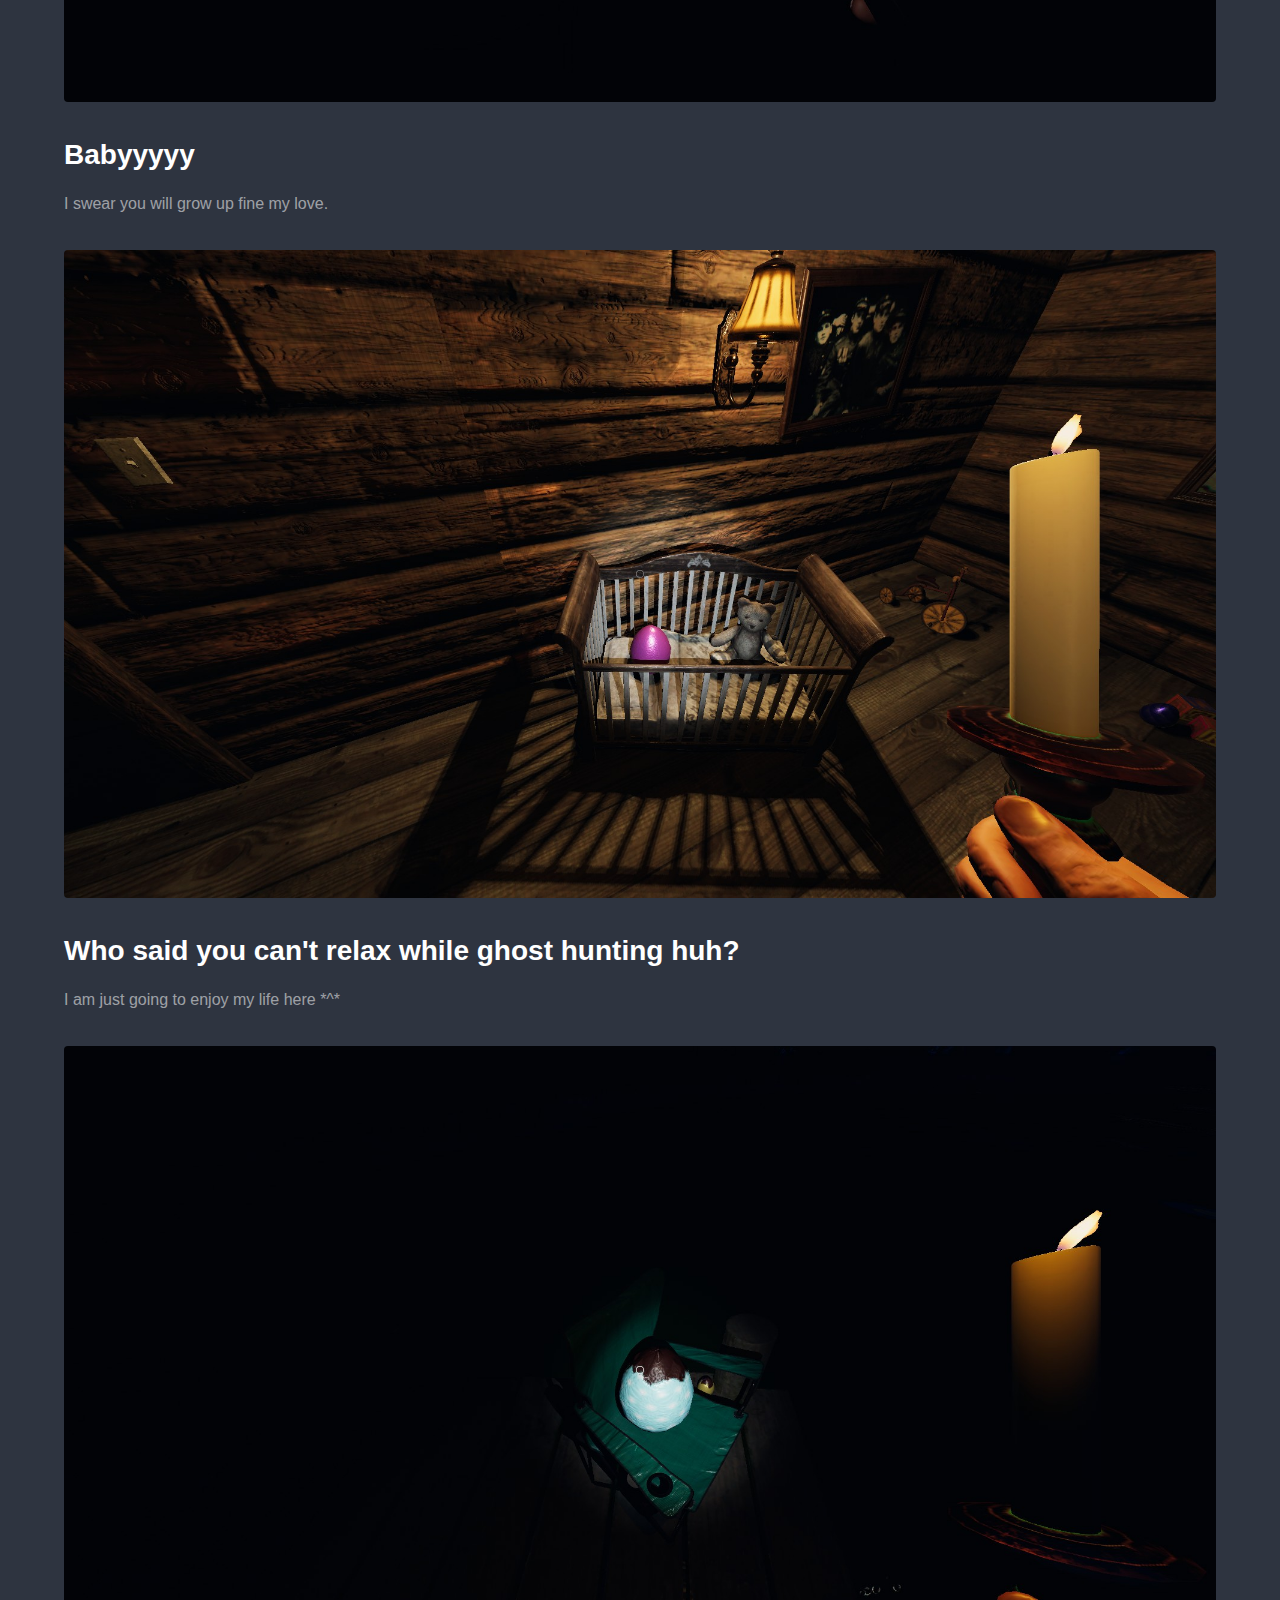
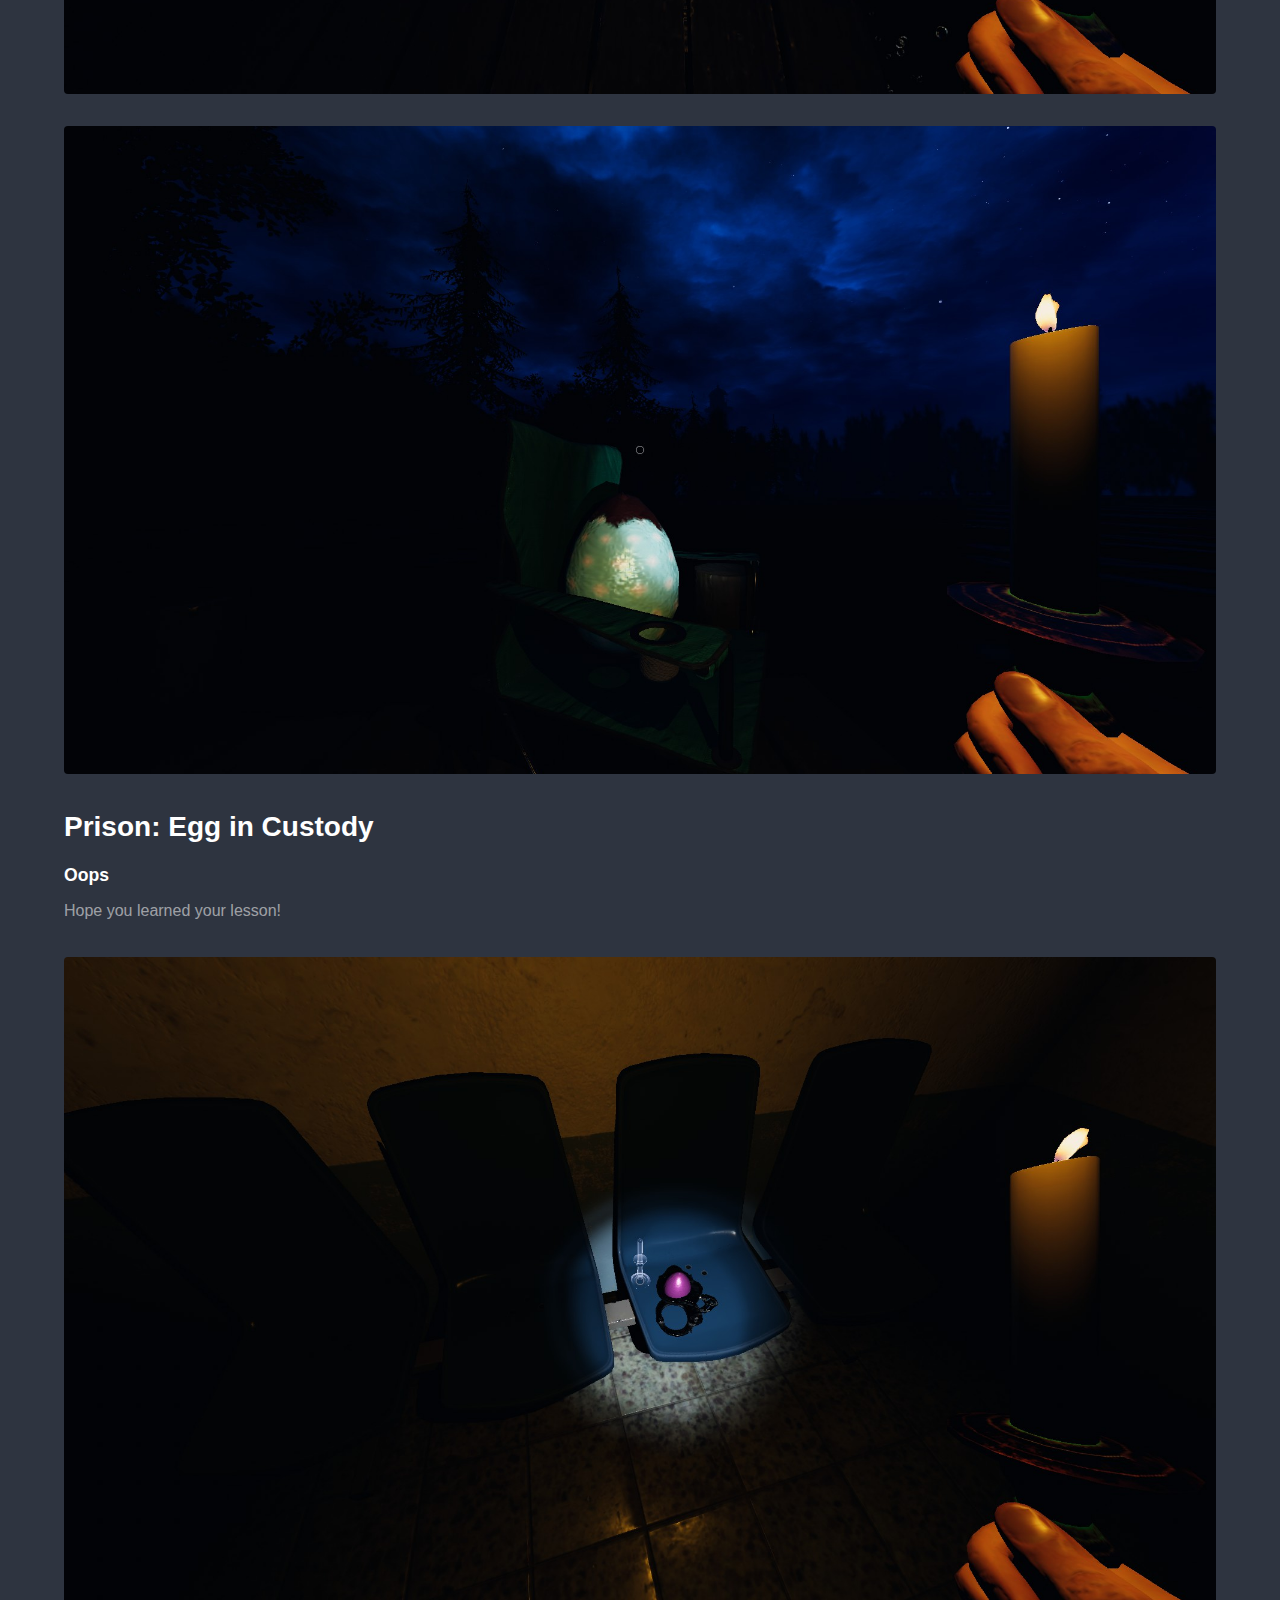
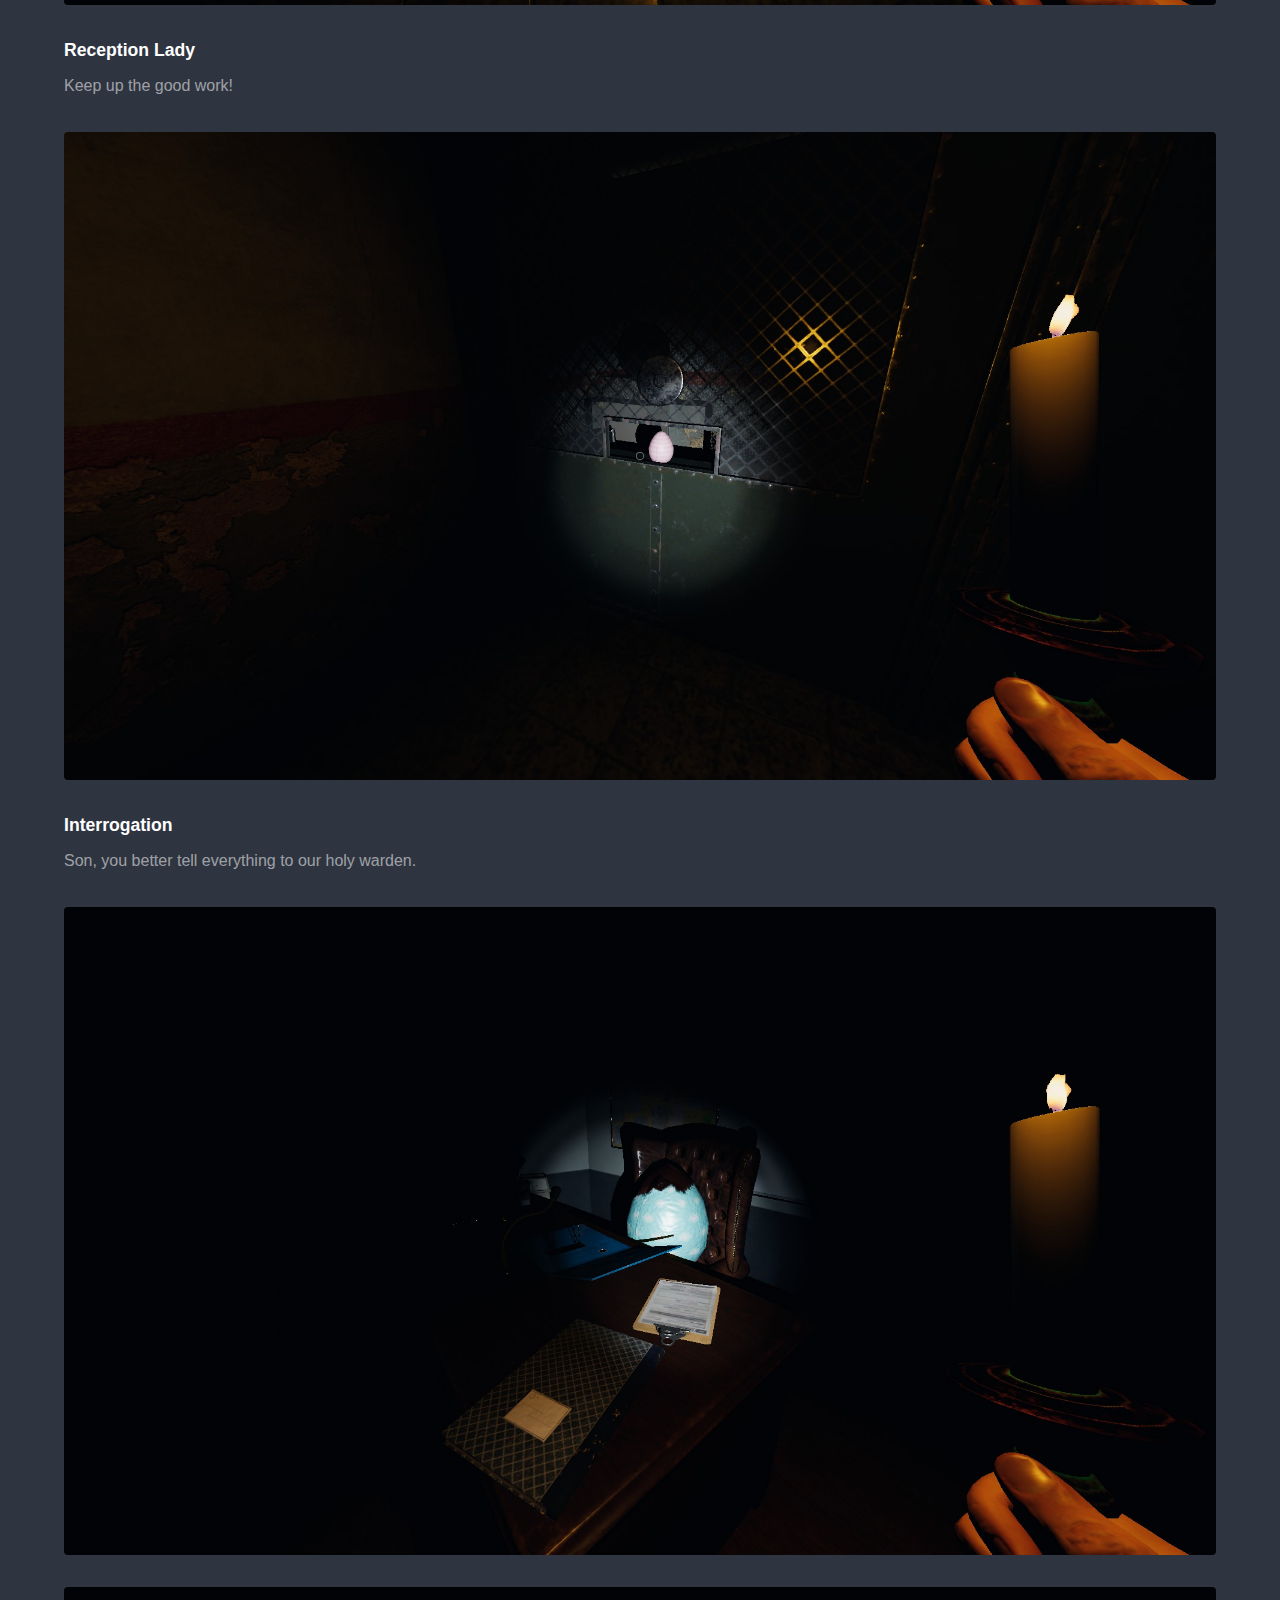
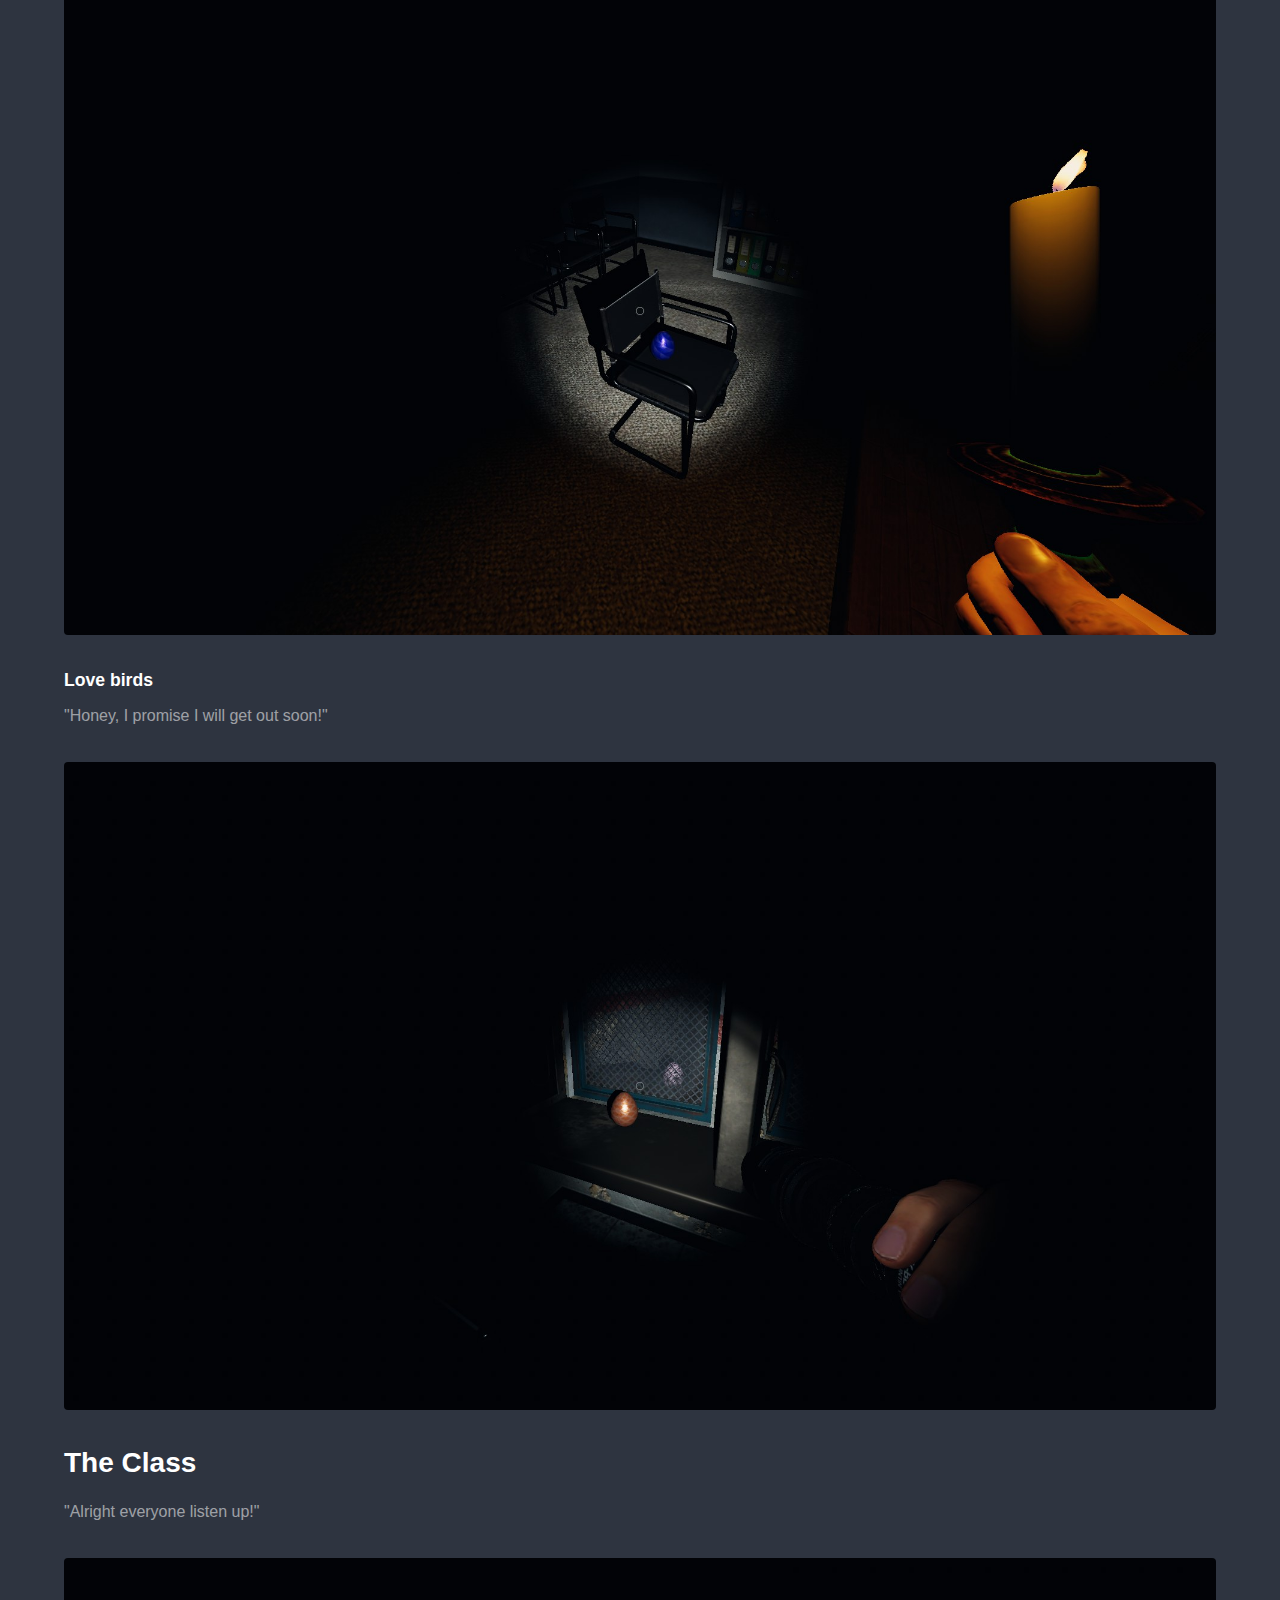
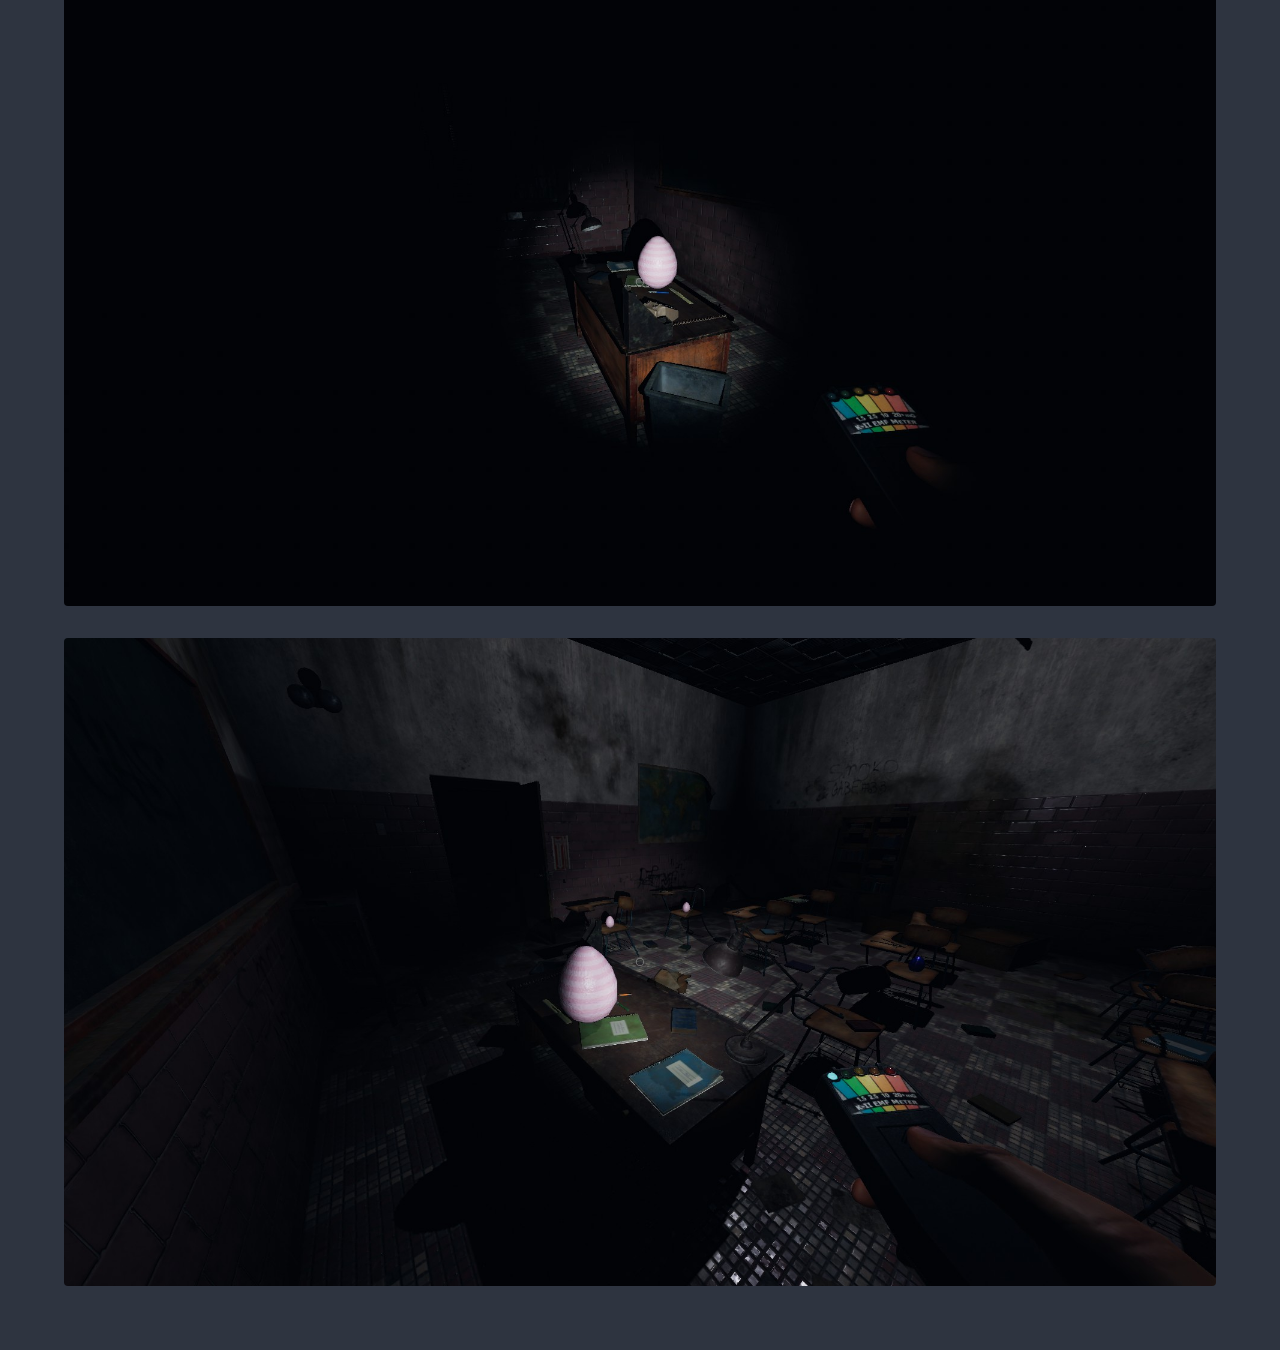
<file: blogs/eggs.html>
<!DOCTYPE HTML>
<!--
	Hyperspace by HTML5 UP
	html5up.net | @ajlkn
	Free for personal and commercial use under the CCA 3.0 license (html5up.net/license)
-->
<html lang="en-US">
<head>
    <title>EGG!!!</title>
    <meta charset="utf-8" />
    <meta name="viewport" content="width=device-width, initial-scale=1, user-scalable=no" />
    <link rel="stylesheet" href="../assets/css/main.css" />
    <noscript><link rel="stylesheet" href="../assets/css/noscript.css" /></noscript>
</head>
<body class="is-preload">

<!-- Header -->
<header id="header">
    <a href="../index.html" class="title">Dongyi Guo</a>
    <nav>
        <ul>
            <li><a href="../blogs.html">Articles</a></li>
            <li><a href="../index.html">Main</a></li>
        </ul>
    </nav>
</header>

<!-- Wrapper -->
<div id="wrapper">

    <!-- Main -->
    <section id="main" class="wrapper">
        <div class="inner">
            <h1 class="major">Happy Easter!</h1>
            <p>There is an Easter update of Phasmophobia this year, maybe they had this kind of thing before as well, but I managed to participate fully in this year's Easter Egg hunting, and it is really fun, so I snapped some moments and diary them here.</p>
            <h2>The Lisa egg</h2>
            <p>Lisa is moving to a better place, thrilling to see here at Sunny Meadow!</p>
            <span class="image fit"><img src="../images/lisa_egg.jpg" alt="" /></span>
            <span class="image fit"><img src="../images/lisa_egg2.jpg" alt="" /></span>
            <p>Also pink Lisa</p>
            <span class="image fit"><img src="../images/pink_lisa_egg.jpg" alt="" /></span>
            <h2>Grandpa?</h2>
            <span class="image fit"><img src="../images/grandpa_egg.jpg" alt="" /></span>
            <h2>Babyyyyy</h2>
            <p>I swear you will grow up fine my love.</p>
            <span class="image fit"><img src="../images/baby_egg.jpg" alt="" /></span>
            <h2>Who said you can't relax while ghost hunting huh?</h2>
            <p>I am just going to enjoy my life here *^*</p>
            <span class="image fit"><img src="../images/camping_egg.jpg" alt="" /></span>
            <span class="image fit"><img src="../images/camping_egg2.jpg" alt="" /></span>
            <h2>Prison: Egg in Custody</h2>
            <h3>Oops</h3>
            <p>Hope you learned your lesson!</p>
            <span class="image fit"><img src="../images/caught_egg.jpg" alt="" /></span>
            <h3>Reception Lady</h3>
            <p>Keep up the good work!</p>
            <span class="image fit"><img src="../images/reception_egg.jpg" alt="" /></span>
            <h3>Interrogation</h3>
            <p>Son, you better tell everything to our holy warden.</p>
            <span class="image fit"><img src="../images/warden_egg.jpg" alt="" /></span>
            <span class="image fit"><img src="../images/son_egg.jpg" alt="" /></span>
            <h3>Love birds</h3>
            <p>"Honey, I promise I will get out soon!"</p>
            <span class="image fit"><img src="../images/love_birds_egg.jpg" alt="" /></span>
            <h2>The Class</h2>
            <p>"Alright everyone listen up!"</p>
            <span class="image fit"><img src="../images/teacher_egg.jpg" alt="" /></span>
            <span class="image fit"><img src="../images/class_egg.jpg" alt="" /></span>
        </div>
    </section>

</div>

<!-- Scripts -->
<script src="../assets/js/jquery.min.js"></script>
<script src="../assets/js/jquery.scrollex.min.js"></script>
<script src="../assets/js/jquery.scrolly.min.js"></script>
<script src="../assets/js/browser.min.js"></script>
<script src="../assets/js/breakpoints.min.js"></script>
<script src="../assets/js/util.js"></script>
<script src="../assets/js/main.js"></script>

</body>
</html>
</file>
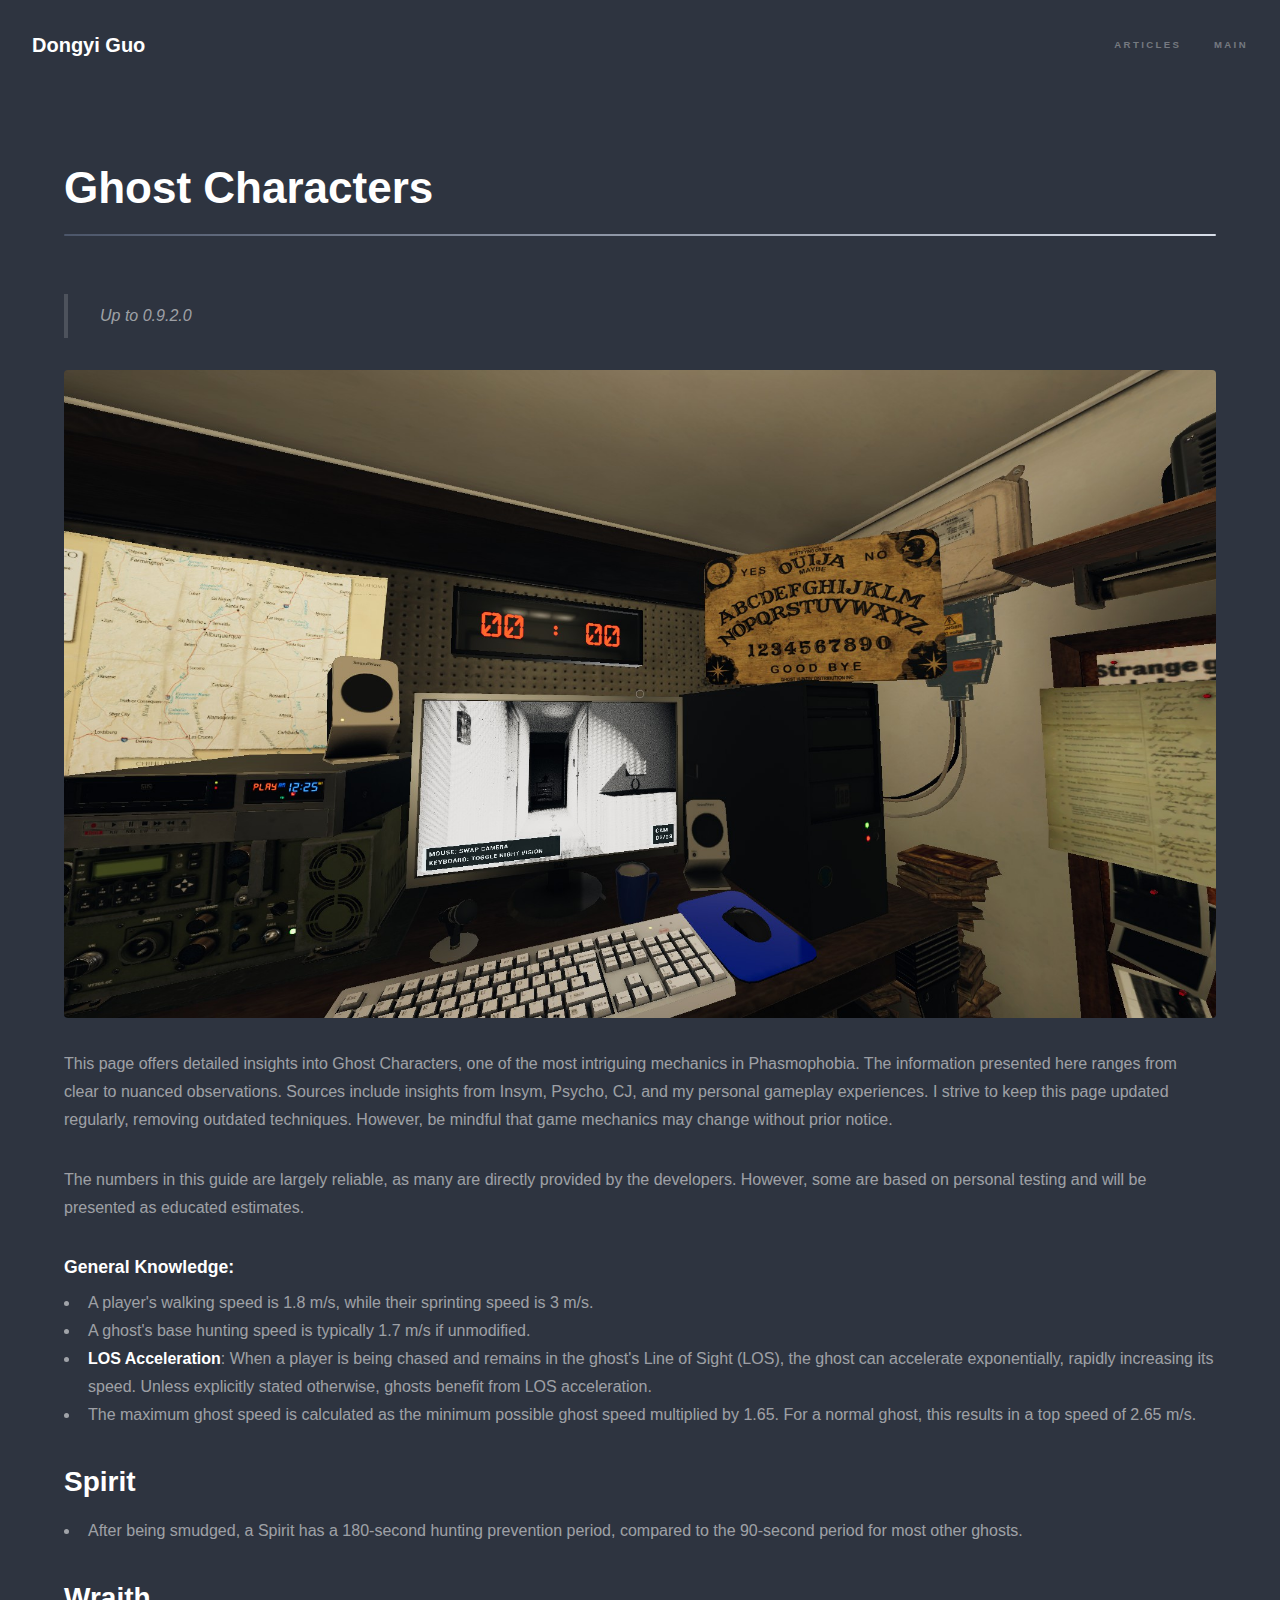
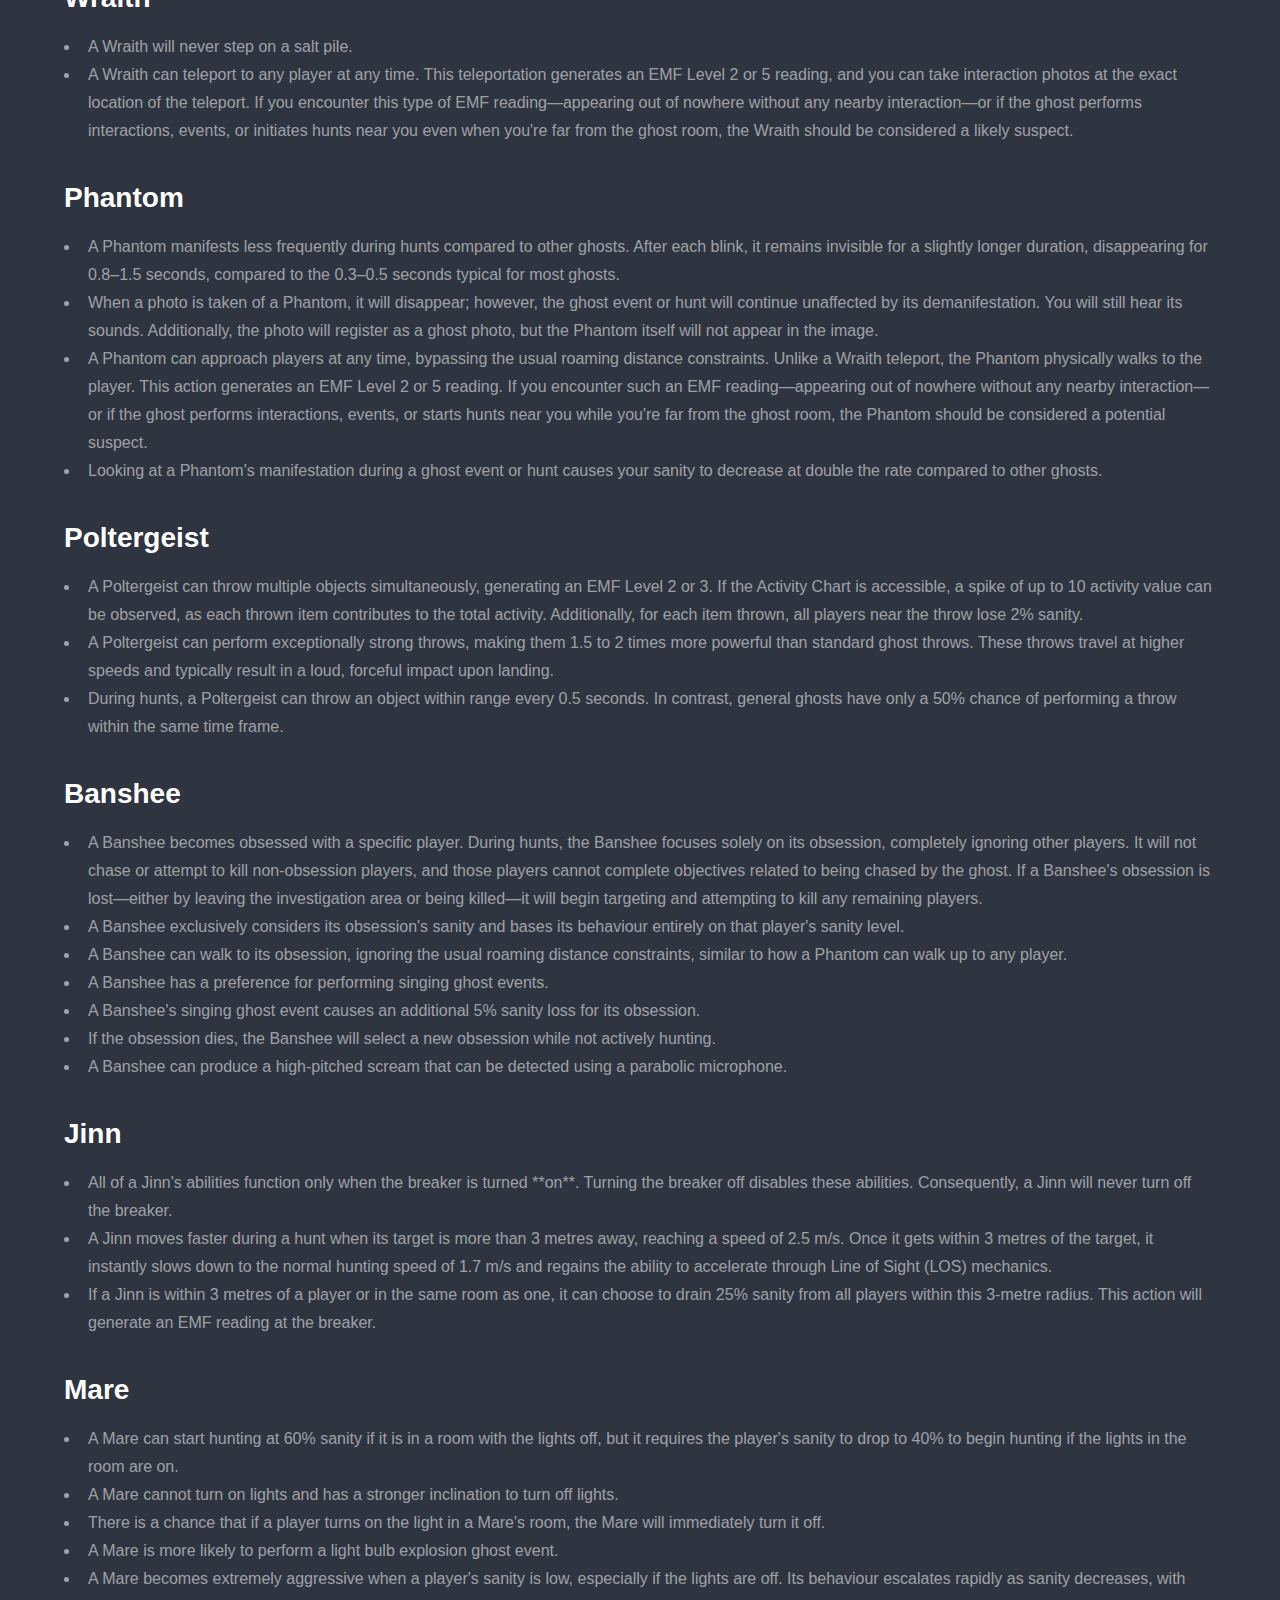
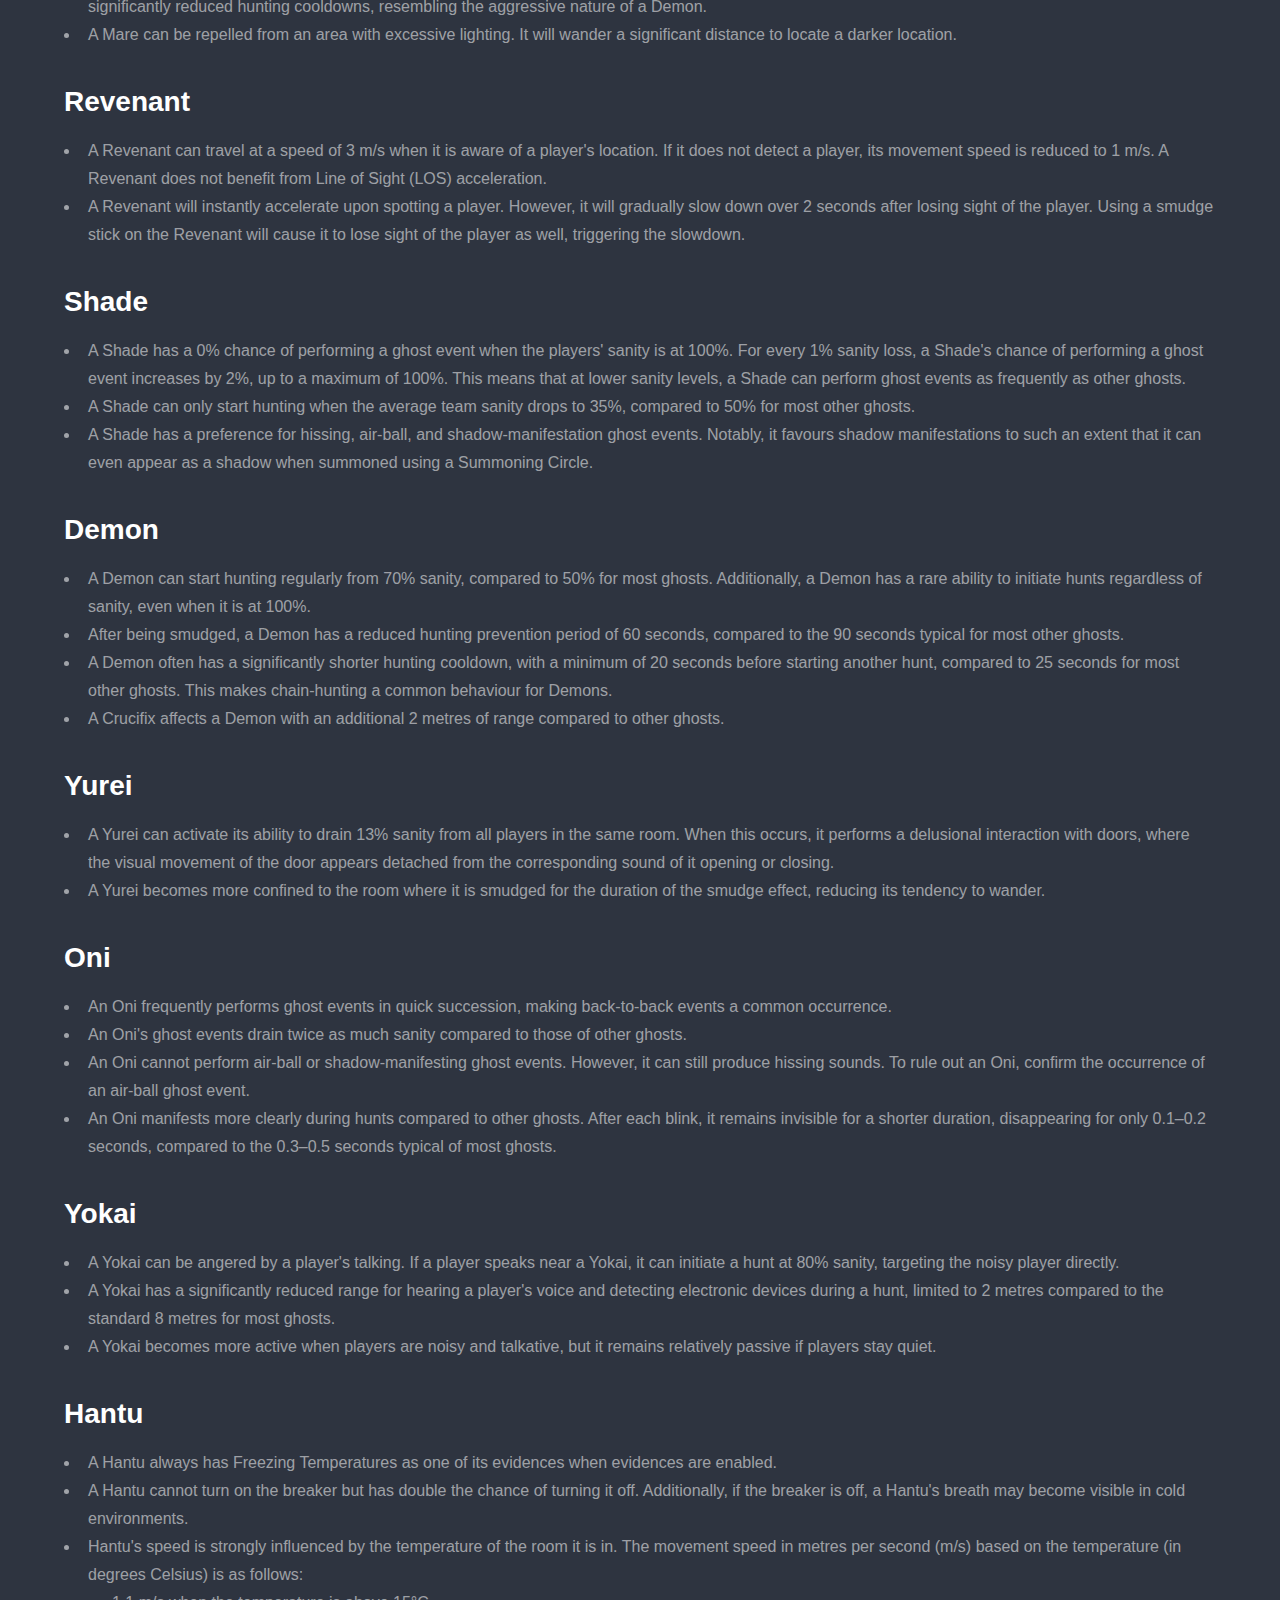
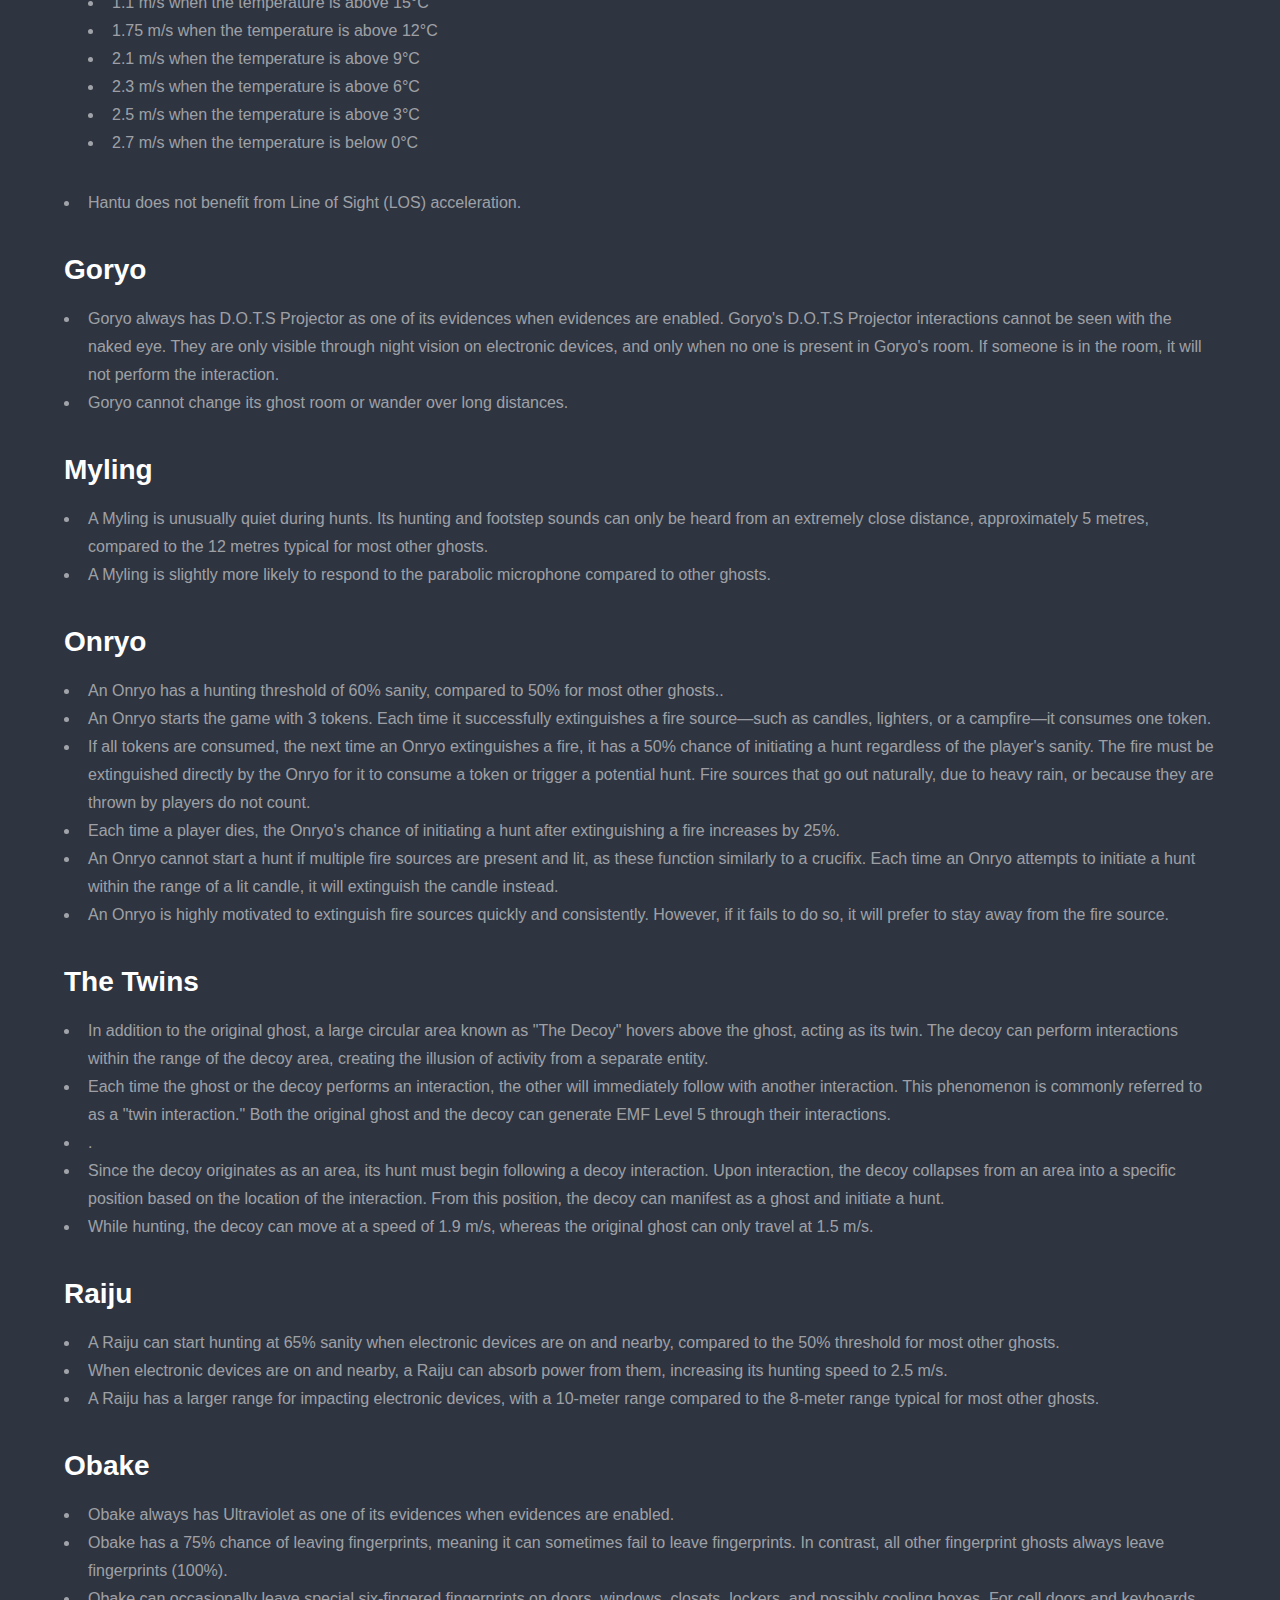
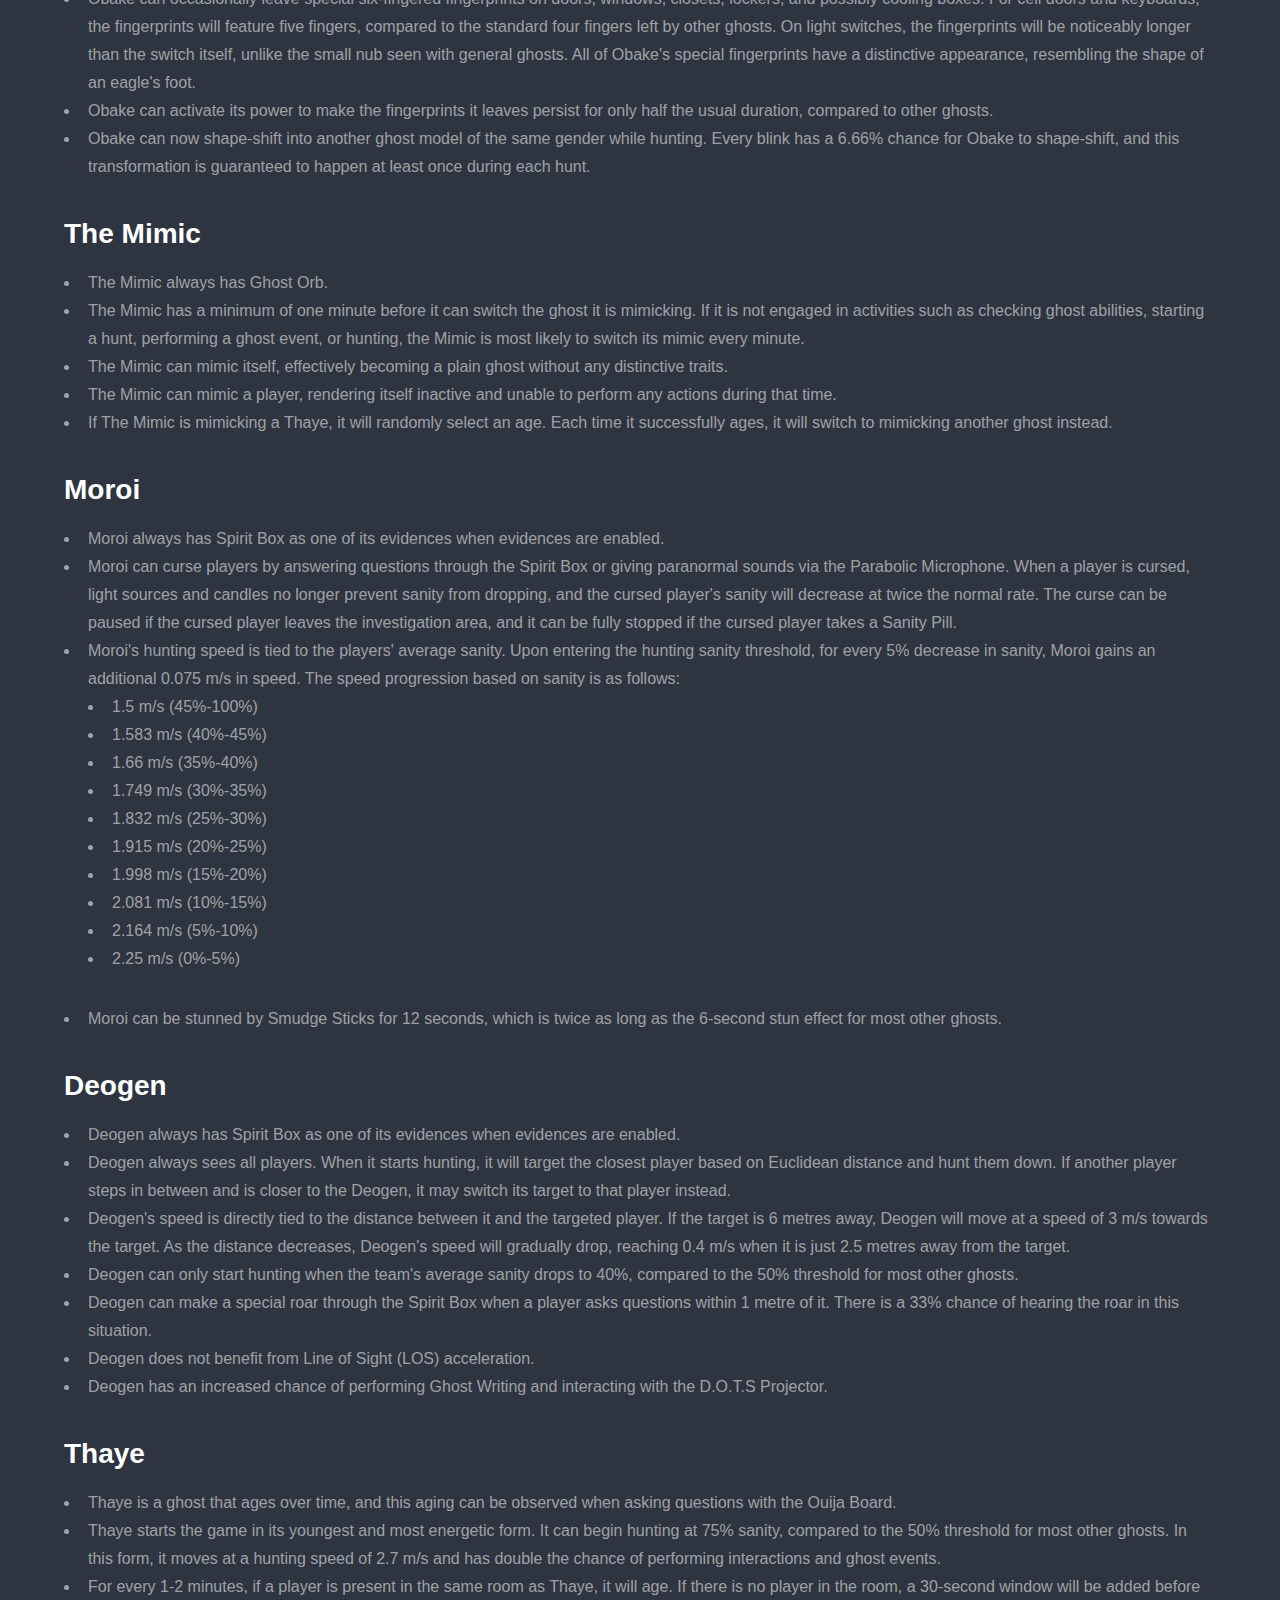
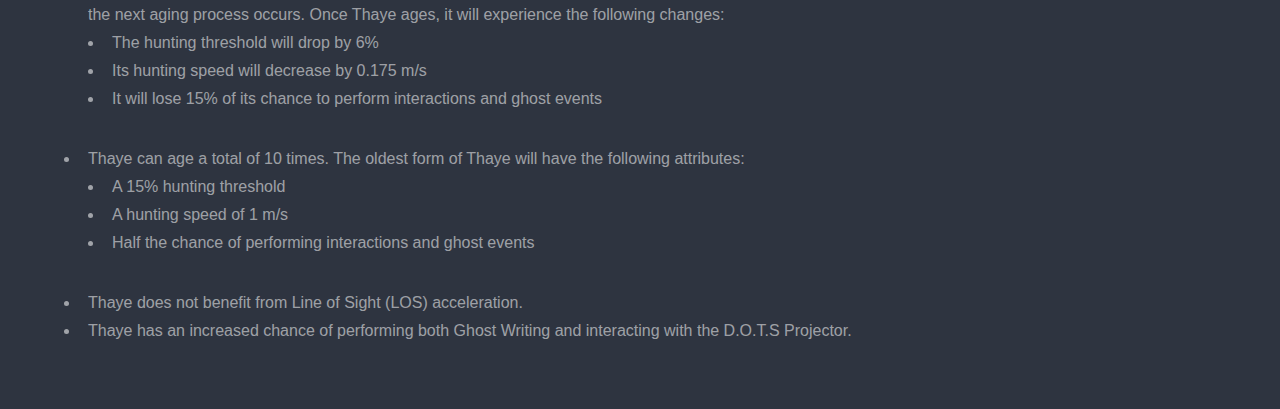
<file: blogs/ghost-characters.html>
<!DOCTYPE HTML>
<!--
	Hyperspace by HTML5 UP
	html5up.net | @ajlkn
	Free for personal and commercial use under the CCA 3.0 license (html5up.net/license)
-->
<html lang="en-US">
<head>
    <title>Ghost Characters</title>
    <meta charset="utf-8" />
    <meta name="viewport" content="width=device-width, initial-scale=1, user-scalable=no" />
    <link rel="stylesheet" href="../assets/css/main.css" />
    <noscript><link rel="stylesheet" href="../assets/css/noscript.css" /></noscript>
</head>
<body class="is-preload">

<!-- Header -->
<header id="header">
    <a href="../index.html" class="title">Dongyi Guo</a>
    <nav>
        <ul>
            <li><a href="../blogs.html">Articles</a></li>
            <li><a href="../index.html">Main</a></li>
        </ul>
    </nav>
</header>

<!-- Wrapper -->
<div id="wrapper">

    <!-- Main -->
    <section id="main" class="wrapper">
        <div class="inner">
            <h1 class="major">Ghost Characters</h1>
            <blockquote>Up to 0.9.2.0</blockquote>
            <span class="image fit"><img src="../images/ghost_intro.jpg" alt="" /></span>
            <p>This page offers detailed insights into Ghost Characters, one of the most intriguing mechanics in Phasmophobia. The information presented here ranges from clear to nuanced observations. Sources include insights from Insym, Psycho, CJ, and my personal gameplay experiences. I strive to keep this page updated regularly, removing outdated techniques. However, be mindful that game mechanics may change without prior notice.</p>

            <p>The numbers in this guide are largely reliable, as many are directly provided by the developers. However, some are based on personal testing and will be presented as educated estimates.</p>

            <h3>General Knowledge:</h3>
            <ul>
                <li>A player's walking speed is 1.8 m/s, while their sprinting speed is 3 m/s.</li>
                <li>A ghost's base hunting speed is typically 1.7 m/s if unmodified.</li>
                <li><strong>LOS Acceleration</strong>: When a player is being chased and remains in the ghost's Line of Sight (LOS), the ghost can accelerate exponentially, rapidly increasing its speed. Unless explicitly stated otherwise, ghosts benefit from LOS acceleration.</li>
                <li>The maximum ghost speed is calculated as the minimum possible ghost speed multiplied by 1.65. For a normal ghost, this results in a top speed of 2.65 m/s.</li>
            </ul>

            <h2>Spirit</h2>
            <ul>
                <li>After being smudged, a Spirit has a 180-second hunting prevention period, compared to the 90-second period for most other ghosts.</li>
            </ul>

            <h2>Wraith</h2>
            <ul>
                <li>A Wraith will never step on a salt pile.</li>
                <li>A Wraith can teleport to any player at any time. This teleportation generates an EMF Level 2 or 5 reading, and you can take interaction photos at the exact location of the teleport. If you encounter this type of EMF reading—appearing out of nowhere without any nearby interaction—or if the ghost performs interactions, events, or initiates hunts near you even when you're far from the ghost room, the Wraith should be considered a likely suspect.</li>
            </ul>

            <h2>Phantom</h2>
            <ul>
                <li>A Phantom manifests less frequently during hunts compared to other ghosts. After each blink, it remains invisible for a slightly longer duration, disappearing for 0.8–1.5 seconds, compared to the 0.3–0.5 seconds typical for most ghosts.</li>
                <li>When a photo is taken of a Phantom, it will disappear; however, the ghost event or hunt will continue unaffected by its demanifestation. You will still hear its sounds. Additionally, the photo will register as a ghost photo, but the Phantom itself will not appear in the image.</li>
                <li>A Phantom can approach players at any time, bypassing the usual roaming distance constraints. Unlike a Wraith teleport, the Phantom physically walks to the player. This action generates an EMF Level 2 or 5 reading. If you encounter such an EMF reading—appearing out of nowhere without any nearby interaction—or if the ghost performs interactions, events, or starts hunts near you while you're far from the ghost room, the Phantom should be considered a potential suspect.</li>
                <li>Looking at a Phantom's manifestation during a ghost event or hunt causes your sanity to decrease at double the rate compared to other ghosts.</li>
            </ul>

            <h2>Poltergeist</h2>
            <ul>
                <li>A Poltergeist can throw multiple objects simultaneously, generating an EMF Level 2 or 3. If the Activity Chart is accessible, a spike of up to 10 activity value can be observed, as each thrown item contributes to the total activity. Additionally, for each item thrown, all players near the throw lose 2% sanity.</li>
                <li>A Poltergeist can perform exceptionally strong throws, making them 1.5 to 2 times more powerful than standard ghost throws. These throws travel at higher speeds and typically result in a loud, forceful impact upon landing.</li>
                <li>During hunts, a Poltergeist can throw an object within range every 0.5 seconds. In contrast, general ghosts have only a 50% chance of performing a throw within the same time frame.</li>
            </ul>

            <h2>Banshee</h2>
            <ul>
                <li>A Banshee becomes obsessed with a specific player. During hunts, the Banshee focuses solely on its obsession, completely ignoring other players. It will not chase or attempt to kill non-obsession players, and those players cannot complete objectives related to being chased by the ghost. If a Banshee's obsession is lost—either by leaving the investigation area or being killed—it will begin targeting and attempting to kill any remaining players.</li>
                <li>A Banshee exclusively considers its obsession's sanity and bases its behaviour entirely on that player's sanity level.</li>
                <li>A Banshee can walk to its obsession, ignoring the usual roaming distance constraints, similar to how a Phantom can walk up to any player.</li>
                <li>A Banshee has a preference for performing singing ghost events.</li>
                <li>A Banshee's singing ghost event causes an additional 5% sanity loss for its obsession.</li>
                <li>If the obsession dies, the Banshee will select a new obsession while not actively hunting.</li>
                <li>A Banshee can produce a high-pitched scream that can be detected using a parabolic microphone.</li>
            </ul>

            <h2>Jinn</h2>
            <ul>
                <li>All of a Jinn's abilities function only when the breaker is turned **on**. Turning the breaker off disables these abilities. Consequently, a Jinn will never turn off the breaker.</li>
                <li>A Jinn moves faster during a hunt when its target is more than 3 metres away, reaching a speed of 2.5 m/s. Once it gets within 3 metres of the target, it instantly slows down to the normal hunting speed of 1.7 m/s and regains the ability to accelerate through Line of Sight (LOS) mechanics.</li>
                <li>If a Jinn is within 3 metres of a player or in the same room as one, it can choose to drain 25% sanity from all players within this 3-metre radius. This action will generate an EMF reading at the breaker.</li>
            </ul>

            <h2>Mare</h2>
            <ul>
                <li>A Mare can start hunting at 60% sanity if it is in a room with the lights off, but it requires the player's sanity to drop to 40% to begin hunting if the lights in the room are on.</li>
                <li>A Mare cannot turn on lights and has a stronger inclination to turn off lights.</li>
                <li>There is a chance that if a player turns on the light in a Mare's room, the Mare will immediately turn it off.</li>
                <li>A Mare is more likely to perform a light bulb explosion ghost event.</li>
                <li>A Mare becomes extremely aggressive when a player's sanity is low, especially if the lights are off. Its behaviour escalates rapidly as sanity decreases, with significantly reduced hunting cooldowns, resembling the aggressive nature of a Demon.</li>
                <li>A Mare can be repelled from an area with excessive lighting. It will wander a significant distance to locate a darker location.</li>
            </ul>

            <h2>Revenant</h2>
            <ul>
                <li>A Revenant can travel at a speed of 3 m/s when it is aware of a player's location. If it does not detect a player, its movement speed is reduced to 1 m/s. A Revenant does not benefit from Line of Sight (LOS) acceleration.</li>
                <li>A Revenant will instantly accelerate upon spotting a player. However, it will gradually slow down over 2 seconds after losing sight of the player. Using a smudge stick on the Revenant will cause it to lose sight of the player as well, triggering the slowdown.</li>
            </ul>

            <h2>Shade</h2>
            <ul>
                <li>A Shade has a 0% chance of performing a ghost event when the players' sanity is at 100%. For every 1% sanity loss, a Shade's chance of performing a ghost event increases by 2%, up to a maximum of 100%. This means that at lower sanity levels, a Shade can perform ghost events as frequently as other ghosts.</li>
                <li>A Shade can only start hunting when the average team sanity drops to 35%, compared to 50% for most other ghosts.</li>
                <li>A Shade has a preference for hissing, air-ball, and shadow-manifestation ghost events. Notably, it favours shadow manifestations to such an extent that it can even appear as a shadow when summoned using a Summoning Circle.</li>
            </ul>
            
            <h2>Demon</h2>
            <ul>
                <li>A Demon can start hunting regularly from 70% sanity, compared to 50% for most ghosts. Additionally, a Demon has a rare ability to initiate hunts regardless of sanity, even when it is at 100%.</li>
                <li>After being smudged, a Demon has a reduced hunting prevention period of 60 seconds, compared to the 90 seconds typical for most other ghosts.</li>
                <li>A Demon often has a significantly shorter hunting cooldown, with a minimum of 20 seconds before starting another hunt, compared to 25 seconds for most other ghosts. This makes chain-hunting a common behaviour for Demons.</li>
                <li>A Crucifix affects a Demon with an additional 2 metres of range compared to other ghosts.</li>
            </ul>

            <h2>Yurei</h2>
            <ul>
                <li>A Yurei can activate its ability to drain 13% sanity from all players in the same room. When this occurs, it performs a delusional interaction with doors, where the visual movement of the door appears detached from the corresponding sound of it opening or closing.</li>
                <li>A Yurei becomes more confined to the room where it is smudged for the duration of the smudge effect, reducing its tendency to wander.</li>
            </ul>

            <h2>Oni</h2>
            <ul>
                <li>An Oni frequently performs ghost events in quick succession, making back-to-back events a common occurrence.</li>
                <li>An Oni's ghost events drain twice as much sanity compared to those of other ghosts.</li>
                <li>An Oni cannot perform air-ball or shadow-manifesting ghost events. However, it can still produce hissing sounds. To rule out an Oni, confirm the occurrence of an air-ball ghost event.</li>
                <li>An Oni manifests more clearly during hunts compared to other ghosts. After each blink, it remains invisible for a shorter duration, disappearing for only 0.1–0.2 seconds, compared to the 0.3–0.5 seconds typical of most ghosts.</li>
            </ul>

            <h2>Yokai</h2>
            <ul>
                <li>A Yokai can be angered by a player's talking. If a player speaks near a Yokai, it can initiate a hunt at 80% sanity, targeting the noisy player directly.</li>
                <li>A Yokai has a significantly reduced range for hearing a player's voice and detecting electronic devices during a hunt, limited to 2 metres compared to the standard 8 metres for most ghosts.</li>
                <li>A Yokai becomes more active when players are noisy and talkative, but it remains relatively passive if players stay quiet.</li>
            </ul>
            
            <h2>Hantu</h2>
            <ul>
                <li>A Hantu always has Freezing Temperatures as one of its evidences when evidences are enabled.</li>
                <li>A Hantu cannot turn on the breaker but has double the chance of turning it off. Additionally, if the breaker is off, a Hantu's breath may become visible in cold environments.</li>
                <li>Hantu's speed is strongly influenced by the temperature of the room it is in. The movement speed in metres per second (m/s) based on the temperature (in degrees Celsius) is as follows:
                    <ul>
                        <li>1.1 m/s when the temperature is above 15°C</li>
                        <li>1.75 m/s when the temperature is above 12°C</li>
                        <li>2.1 m/s when the temperature is above 9°C</li>
                        <li>2.3 m/s when the temperature is above 6°C</li>
                        <li>2.5 m/s when the temperature is above 3°C</li>
                        <li>2.7 m/s when the temperature is below 0°C</li>
                    </ul>
                <li>Hantu does not benefit from Line of Sight (LOS) acceleration.</li>
            </ul>

            <h2>Goryo</h2>
            <ul>
                <li>Goryo always has D.O.T.S Projector as one of its evidences when evidences are enabled. Goryo's D.O.T.S Projector interactions cannot be seen with the naked eye. They are only visible through night vision on electronic devices, and only when no one is present in Goryo's room. If someone is in the room, it will not perform the interaction.</li>
                <li>Goryo cannot change its ghost room or wander over long distances.</li>
            </ul>

            <h2>Myling</h2>
            <ul>
                <li>A Myling is unusually quiet during hunts. Its hunting and footstep sounds can only be heard from an extremely close distance, approximately 5 metres, compared to the 12 metres typical for most other ghosts.</li>
                <li>A Myling is slightly more likely to respond to the parabolic microphone compared to other ghosts.</li>
            </ul>

            <h2>Onryo</h2>
            <ul>
                <li>An Onryo has a hunting threshold of 60% sanity, compared to 50% for most other ghosts..</li>
                <li>An Onryo starts the game with 3 tokens. Each time it successfully extinguishes a fire source—such as candles, lighters, or a campfire—it consumes one token.</li>
                <li>If all tokens are consumed, the next time an Onryo extinguishes a fire, it has a 50% chance of initiating a hunt regardless of the player's sanity. The fire must be extinguished directly by the Onryo for it to consume a token or trigger a potential hunt. Fire sources that go out naturally, due to heavy rain, or because they are thrown by players do not count.</li>
                <li>Each time a player dies, the Onryo's chance of initiating a hunt after extinguishing a fire increases by 25%.</li>
                <li>An Onryo cannot start a hunt if multiple fire sources are present and lit, as these function similarly to a crucifix. Each time an Onryo attempts to initiate a hunt within the range of a lit candle, it will extinguish the candle instead.</li>
                <li>An Onryo is highly motivated to extinguish fire sources quickly and consistently. However, if it fails to do so, it will prefer to stay away from the fire source.</li>
            </ul>

            <h2>The Twins</h2>
            <ul>
		        <li>In addition to the original ghost, a large circular area known as "The Decoy" hovers above the ghost, acting as its twin. The decoy can perform interactions within the range of the decoy area, creating the illusion of activity from a separate entity.</li>
		        <li>Each time the ghost or the decoy performs an interaction, the other will immediately follow with another interaction. This phenomenon is commonly referred to as a "twin interaction." Both the original ghost and the decoy can generate EMF Level 5 through their interactions.</li>
                <li>.</li>
                <li>Since the decoy originates as an area, its hunt must begin following a decoy interaction. Upon interaction, the decoy collapses from an area into a specific position based on the location of the interaction. From this position, the decoy can manifest as a ghost and initiate a hunt.</li>
                <li>While hunting, the decoy can move at a speed of 1.9 m/s, whereas the original ghost can only travel at 1.5 m/s.</li>
            </ul>

            <h2>Raiju</h2>
            <ul>
                <li>A Raiju can start hunting at 65% sanity when electronic devices are on and nearby, compared to the 50% threshold for most other ghosts.</li>
                <li>When electronic devices are on and nearby, a Raiju can absorb power from them, increasing its hunting speed to 2.5 m/s.</li>
                <li>A Raiju has a larger range for impacting electronic devices, with a 10-meter range compared to the 8-meter range typical for most other ghosts.</li>
            </ul>

            <h2>Obake</h2>
            <ul>
                <li>Obake always has Ultraviolet as one of its evidences when evidences are enabled.</li>
                <li>Obake has a 75% chance of leaving fingerprints, meaning it can sometimes fail to leave fingerprints. In contrast, all other fingerprint ghosts always leave fingerprints (100%).</li>
                <li>Obake can occasionally leave special six-fingered fingerprints on doors, windows, closets, lockers, and possibly cooling boxes. For cell doors and keyboards, the fingerprints will feature five fingers, compared to the standard four fingers left by other ghosts. On light switches, the fingerprints will be noticeably longer than the switch itself, unlike the small nub seen with general ghosts. All of Obake's special fingerprints have a distinctive appearance, resembling the shape of an eagle's foot.</li>
                <li>Obake can activate its power to make the fingerprints it leaves persist for only half the usual duration, compared to other ghosts.</li>
                <li>Obake can now shape-shift into another ghost model of the same gender while hunting. Every blink has a 6.66% chance for Obake to shape-shift, and this transformation is guaranteed to happen at least once during each hunt.</li>

            </ul>

            <h2>The Mimic</h2>
            <ul>
                <li>The Mimic always has Ghost Orb.</li>
                <li>The Mimic has a minimum of one minute before it can switch the ghost it is mimicking. If it is not engaged in activities such as checking ghost abilities, starting a hunt, performing a ghost event, or hunting, the Mimic is most likely to switch its mimic every minute.</li>
                <li>The Mimic can mimic itself, effectively becoming a plain ghost without any distinctive traits.</li>
                <li>The Mimic can mimic a player, rendering itself inactive and unable to perform any actions during that time.</li>
                <li>If The Mimic is mimicking a Thaye, it will randomly select an age. Each time it successfully ages, it will switch to mimicking another ghost instead.</li>
            </ul>

      	    <h2>Moroi</h2>
      	    <ul>
                <li>Moroi always has Spirit Box as one of its evidences when evidences are enabled.</li>
                <li>Moroi can curse players by answering questions through the Spirit Box or giving paranormal sounds via the Parabolic Microphone. When a player is cursed, light sources and candles no longer prevent sanity from dropping, and the cursed player's sanity will decrease at twice the normal rate. The curse can be paused if the cursed player leaves the investigation area, and it can be fully stopped if the cursed player takes a Sanity Pill.</li>
                <li>Moroi's hunting speed is tied to the players' average sanity. Upon entering the hunting sanity threshold, for every 5% decrease in sanity, Moroi gains an additional 0.075 m/s in speed. The speed progression based on sanity is as follows:
                    <ul>
                        <li>1.5 m/s (45%-100%)</li>
                        <li>1.583 m/s (40%-45%)</li>
                        <li>1.66 m/s (35%-40%)</li>
                        <li>1.749 m/s (30%-35%)</li>
                        <li>1.832 m/s (25%-30%)</li>
                        <li>1.915 m/s (20%-25%)</li>
                        <li>1.998 m/s (15%-20%)</li>
                        <li>2.081 m/s (10%-15%)</li>
                        <li>2.164 m/s (5%-10%)</li>
                        <li>2.25 m/s (0%-5%)</li>
                    </ul>
                </li>
                <li>Moroi can be stunned by Smudge Sticks for 12 seconds, which is twice as long as the 6-second stun effect for most other ghosts.</li>
            </ul>

            <h2>Deogen</h2>
            <ul>
                <li>Deogen always has Spirit Box as one of its evidences when evidences are enabled.</li>
                <li>Deogen always sees all players. When it starts hunting, it will target the closest player based on Euclidean distance and hunt them down. If another player steps in between and is closer to the Deogen, it may switch its target to that player instead.</li>
                <li>Deogen's speed is directly tied to the distance between it and the targeted player. If the target is 6 metres away, Deogen will move at a speed of 3 m/s towards the target. As the distance decreases, Deogen's speed will gradually drop, reaching 0.4 m/s when it is just 2.5 metres away from the target.</li>
                <li>Deogen can only start hunting when the team's average sanity drops to 40%, compared to the 50% threshold for most other ghosts.</li>
                <li>Deogen can make a special roar through the Spirit Box when a player asks questions within 1 metre of it. There is a 33% chance of hearing the roar in this situation.</li>
                <li>Deogen does not benefit from Line of Sight (LOS) acceleration.</li>
                <li>Deogen has an increased chance of performing Ghost Writing and interacting with the D.O.T.S Projector.</li>
            </ul>

            <h2>Thaye</h2>
            <ul>
                <li>Thaye is a ghost that ages over time, and this aging can be observed when asking questions with the Ouija Board.</li>
                <li>Thaye starts the game in its youngest and most energetic form. It can begin hunting at 75% sanity, compared to the 50% threshold for most other ghosts. In this form, it moves at a hunting speed of 2.7 m/s and has double the chance of performing interactions and ghost events.</li>
                <li>For every 1-2 minutes, if a player is present in the same room as Thaye, it will age. If there is no player in the room, a 30-second window will be added before the next aging process occurs. Once Thaye ages, it will experience the following changes:
                    <ul>
                        <li>The hunting threshold will drop by 6%</li>
                        <li>Its hunting speed will decrease by 0.175 m/s</li>
                        <li>It will lose 15% of its chance to perform interactions and ghost events</li>
                    </ul>
                </li>
                <li>Thaye can age a total of 10 times. The oldest form of Thaye will have the following attributes:
                    <ul>
                        <li>A 15% hunting threshold</li>
                        <li>A hunting speed of 1 m/s</li>
                        <li>Half the chance of performing interactions and ghost events</li>
                    </ul>
                </li>
                <li>Thaye does not benefit from Line of Sight (LOS) acceleration.</li>
                <li>Thaye has an increased chance of performing both Ghost Writing and interacting with the D.O.T.S Projector.</li>
            </ul>
        </div>
    </section>

        
</div>

<!-- Scripts -->
<script src="../assets/js/jquery.min.js"></script>
<script src="../assets/js/jquery.scrollex.min.js"></script>
<script src="../assets/js/jquery.scrolly.min.js"></script>
<script src="../assets/js/browser.min.js"></script>
<script src="../assets/js/breakpoints.min.js"></script>
<script src="../assets/js/util.js"></script>
<script src="../assets/js/main.js"></script>

</body>
</html>
</file>
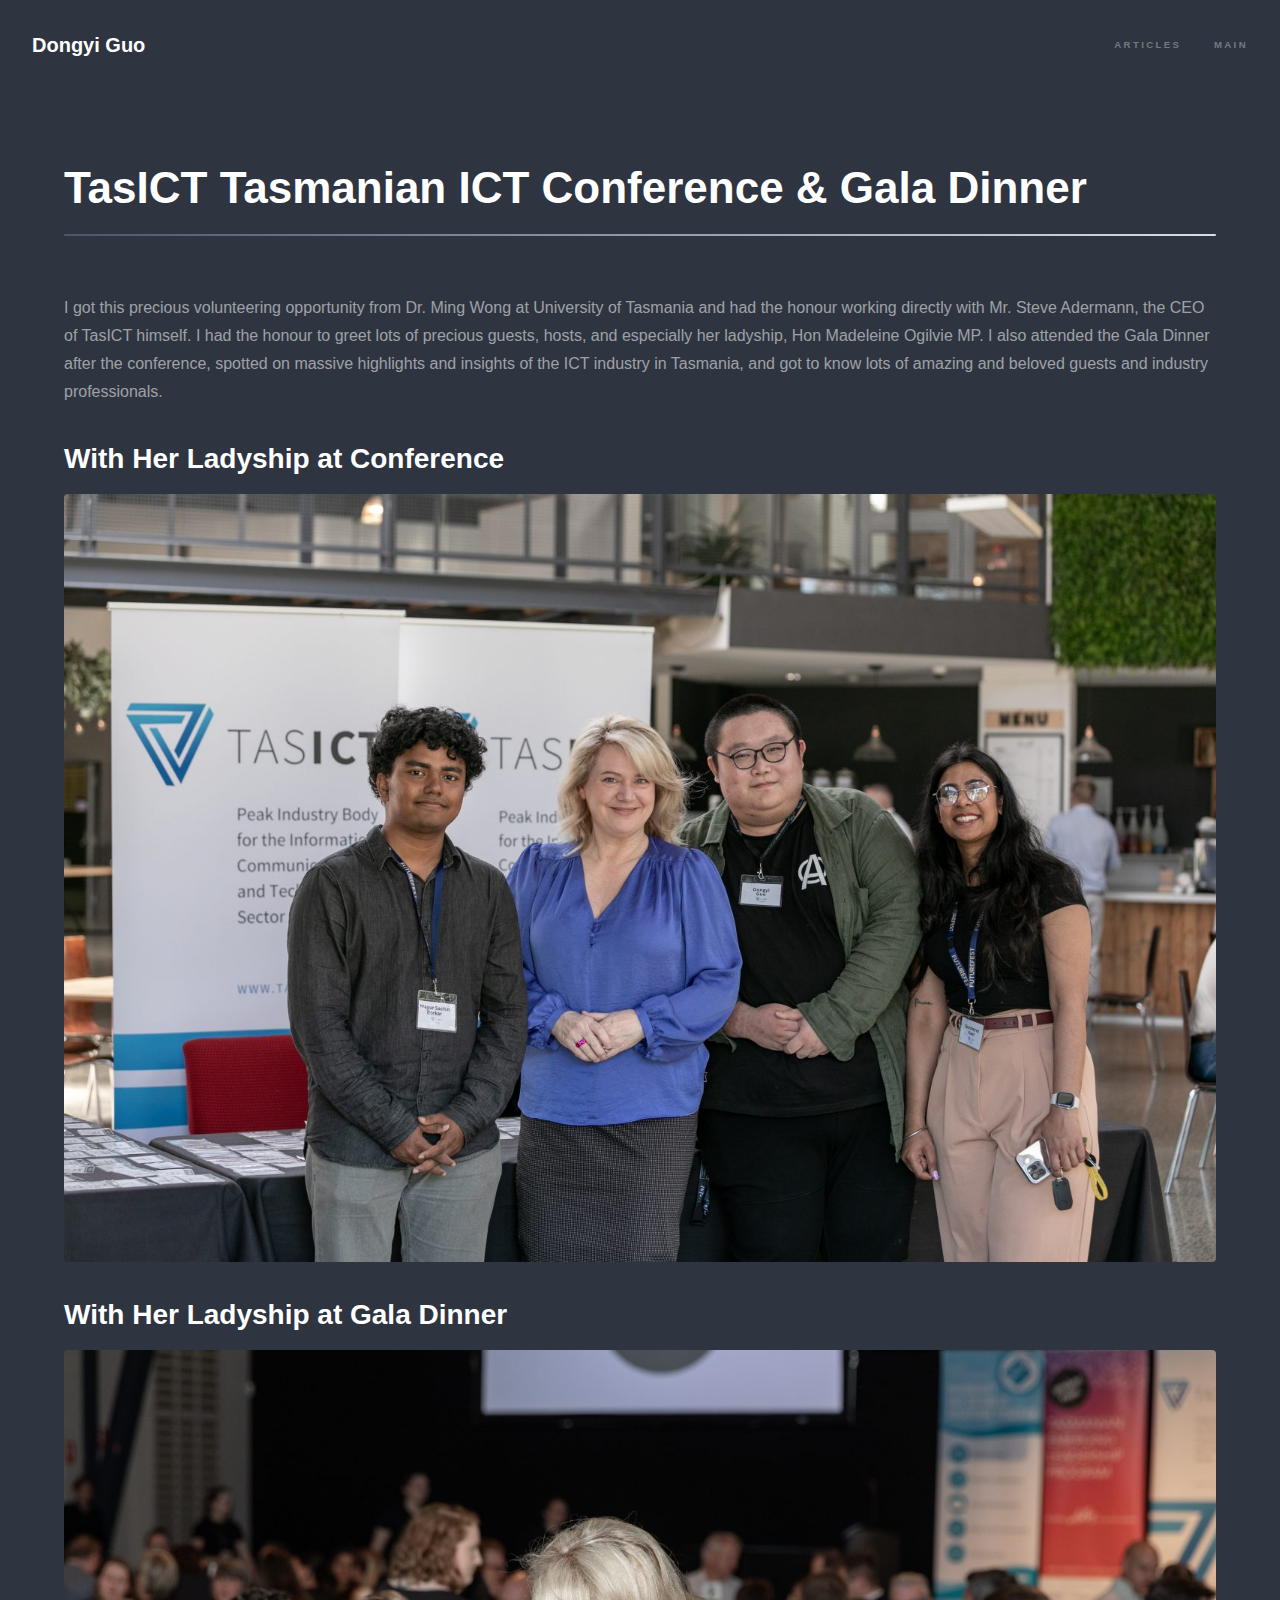
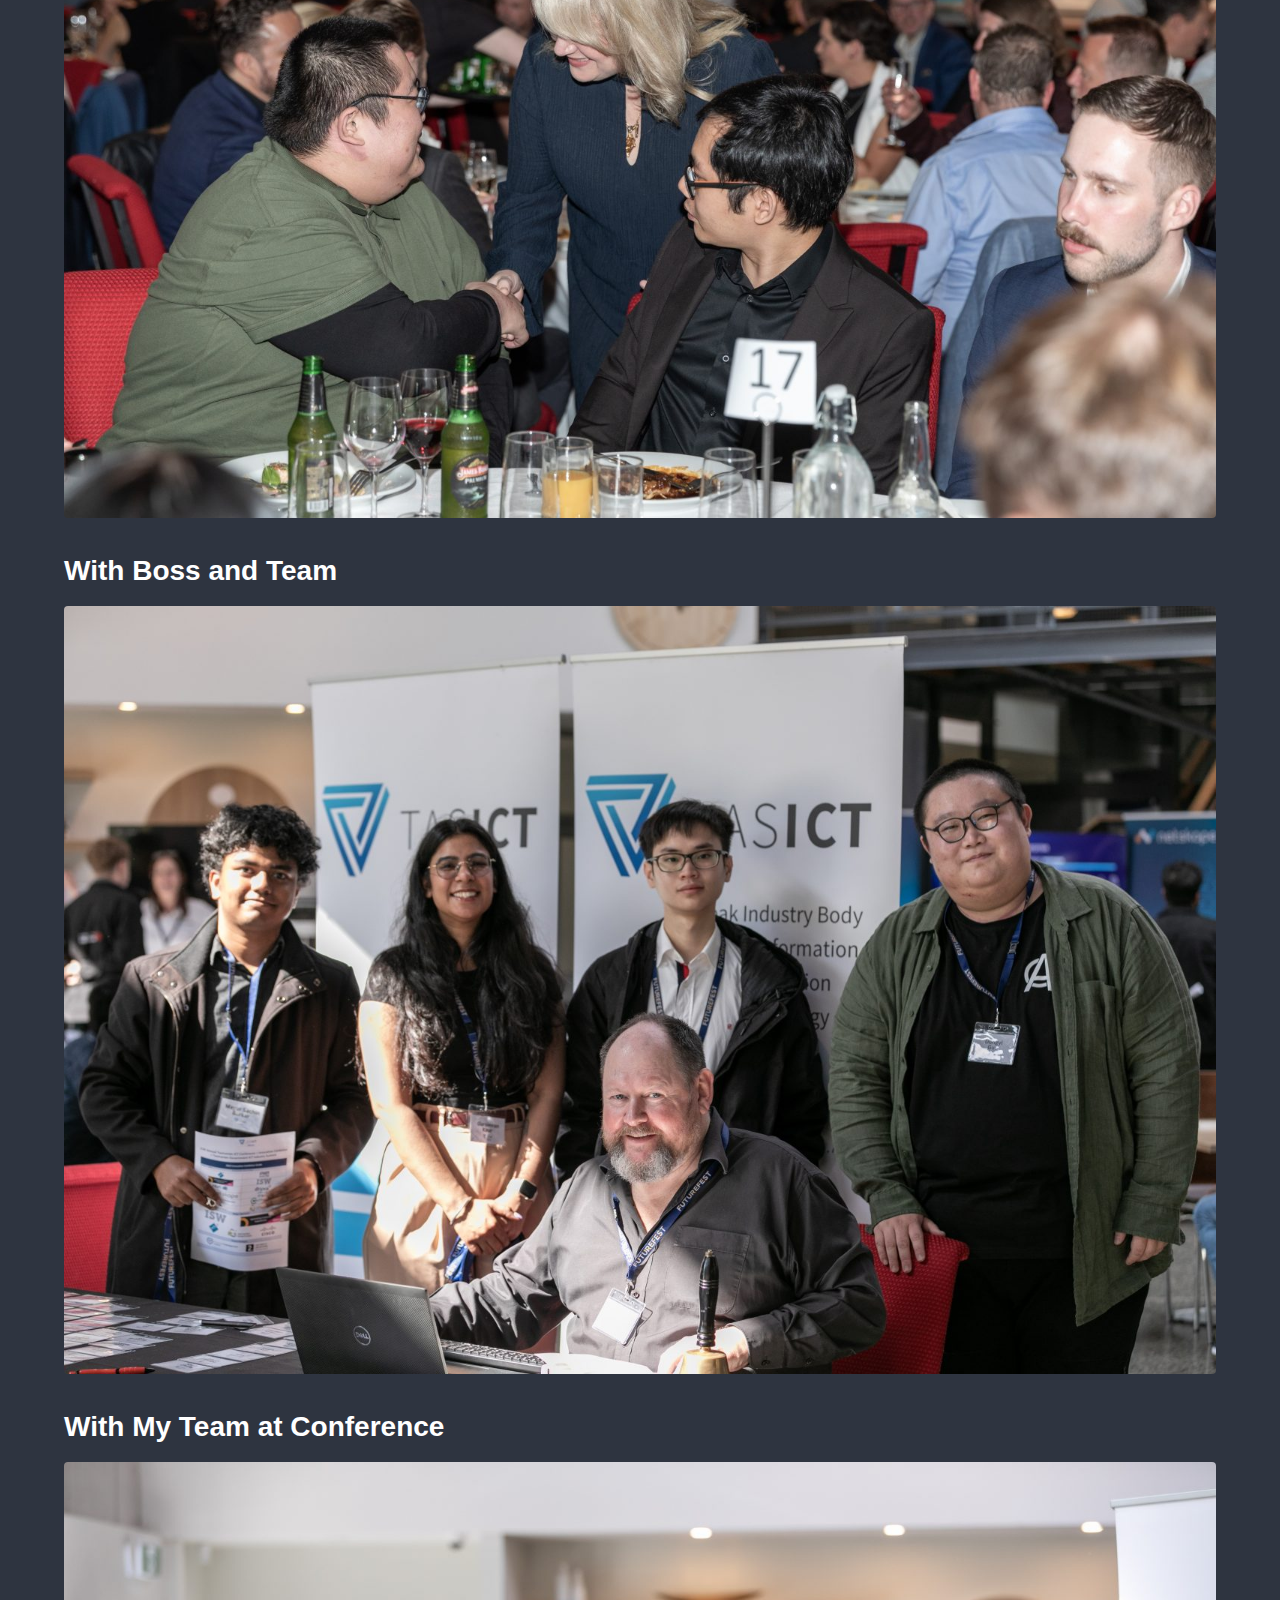
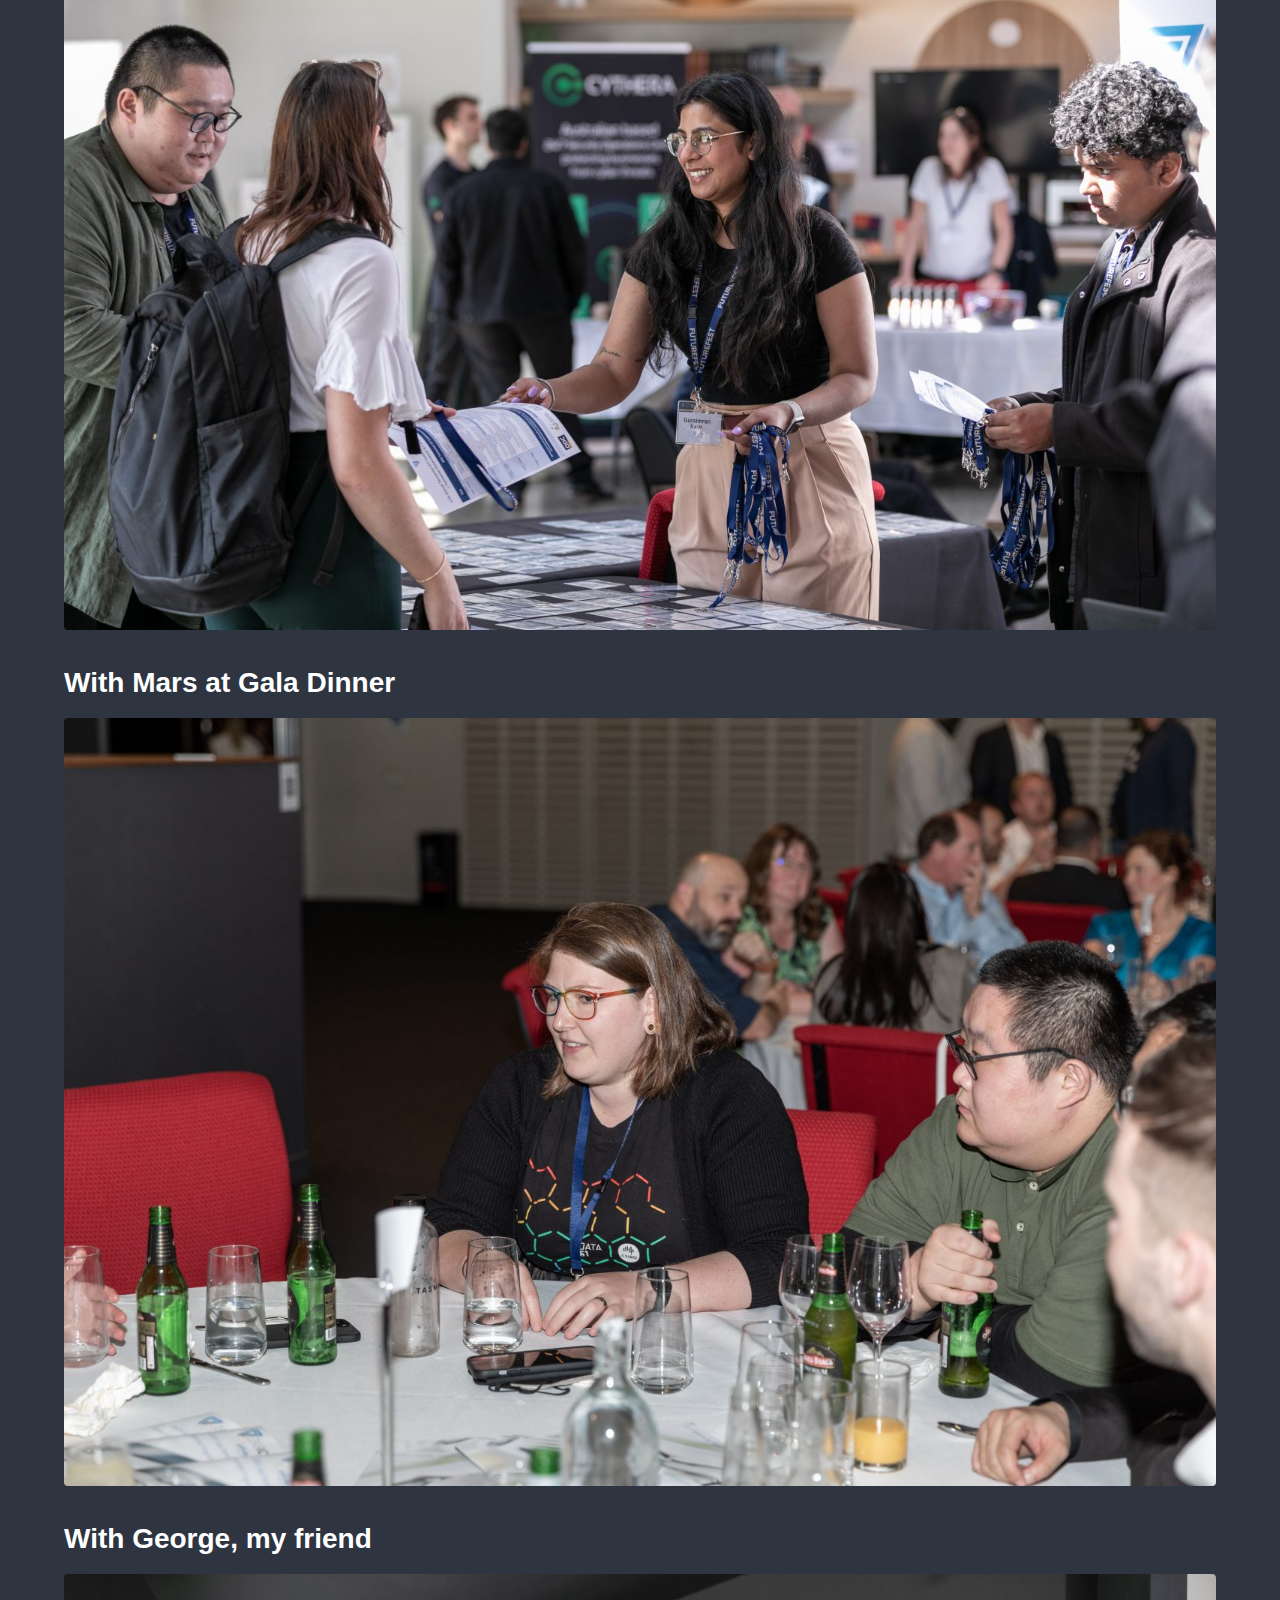
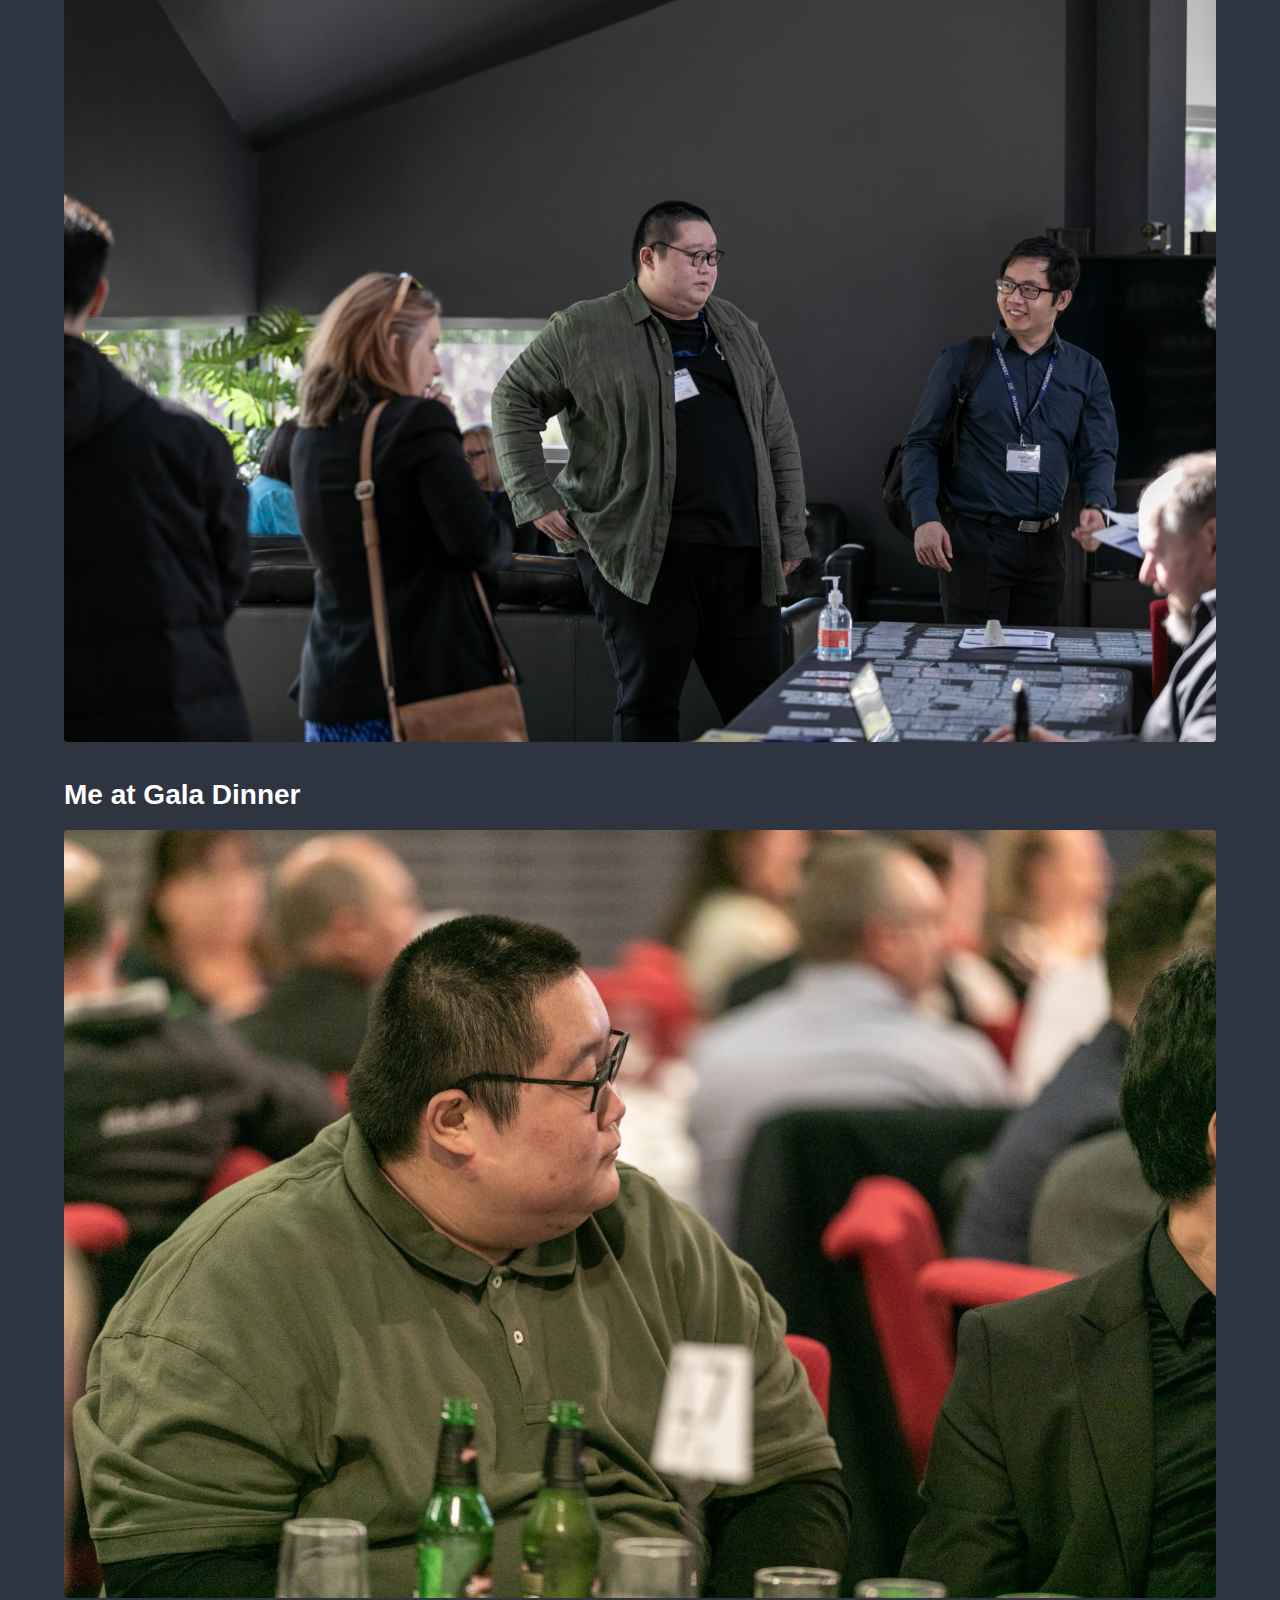
<file: blogs/ict-conf.html>
<!DOCTYPE HTML>
<!--
	Hyperspace by HTML5 UP
	html5up.net | @ajlkn
	Free for personal and commercial use under the CCA 3.0 license (html5up.net/license)
-->
<html lang="en-US">
<head>
	<title>TasICT Tasmanian ICT Conference</title>
	<meta charset="utf-8" />
	<meta name="viewport" content="width=device-width, initial-scale=1, user-scalable=no" />
	<link rel="stylesheet" href="../assets/css/main.css" />
	<noscript><link rel="stylesheet" href="../assets/css/noscript.css" /></noscript>
</head>
<body class="is-preload">

<!-- Header -->
<header id="header">
	<a href="../index.html" class="title">Dongyi Guo</a>
	<nav>
		<ul>
			<li><a href="../blogs.html">Articles</a></li>
			<li><a href="../index.html">Main</a></li>
		</ul>
	</nav>
</header>

<!-- Wrapper -->
<div id="wrapper">
	<!-- Main -->
	<section id="main" class="wrapper">
		<div class="inner">
			<h1 class="major">TasICT Tasmanian ICT Conference & Gala Dinner</h1>
			<p>I got this precious volunteering opportunity from Dr. Ming Wong at University of Tasmania and had the honour working directly with Mr. Steve Adermann, the CEO of TasICT himself. I had the honour to greet lots of precious guests, hosts, and especially her ladyship, Hon Madeleine Ogilvie MP. I also attended the Gala Dinner after the conference, spotted on massive highlights and insights of the ICT industry in Tasmania, and got to know lots of amazing and beloved guests and industry professionals.</p>
			<h2>With Her Ladyship at Conference</h2>
			<span class="image fit"><img src="../images/with_Her_Ladyship.jpg" alt="" /></span>
			<h2>With Her Ladyship at Gala Dinner</h2>
			<span class="image fit"><img src="../images/with_Her_Ladyship_2.jpg" alt="" /></span>
			<h2>With Boss and Team</h2>
			<span class="image fit"><img src="../images/with_Steve.jpg" alt="" /></span>
			<h2>With My Team at Conference</h2>
			<span class="image fit"><img src="../images/with_Team.jpg" alt="" /></span>
			<h2>With Mars at Gala Dinner</h2>
			<span class="image fit"><img src="../images/with_Mars.jpg" alt="" /></span>
			<h2>With George, my friend</h2>
			<span class="image fit"><img src="../images/with_George.jpg" alt="" /></span>
			<h2>Me at Gala Dinner</h2>
			<span class="image fit"><img src="../images/me.jpg" alt="" /></span>
		</div>
	</section>
</div>

<!-- Scripts -->
	<script src="../assets/js/jquery.min.js"></script>
	<script src="../assets/js/jquery.scrollex.min.js"></script>
	<script src="../assets/js/jquery.scrolly.min.js"></script>
	<script src="../assets/js/browser.min.js"></script>
	<script src="../assets/js/breakpoints.min.js"></script>
	<script src="../assets/js/util.js"></script>
	<script src="../assets/js/main.js"></script>

	</body>
</html>
</file>
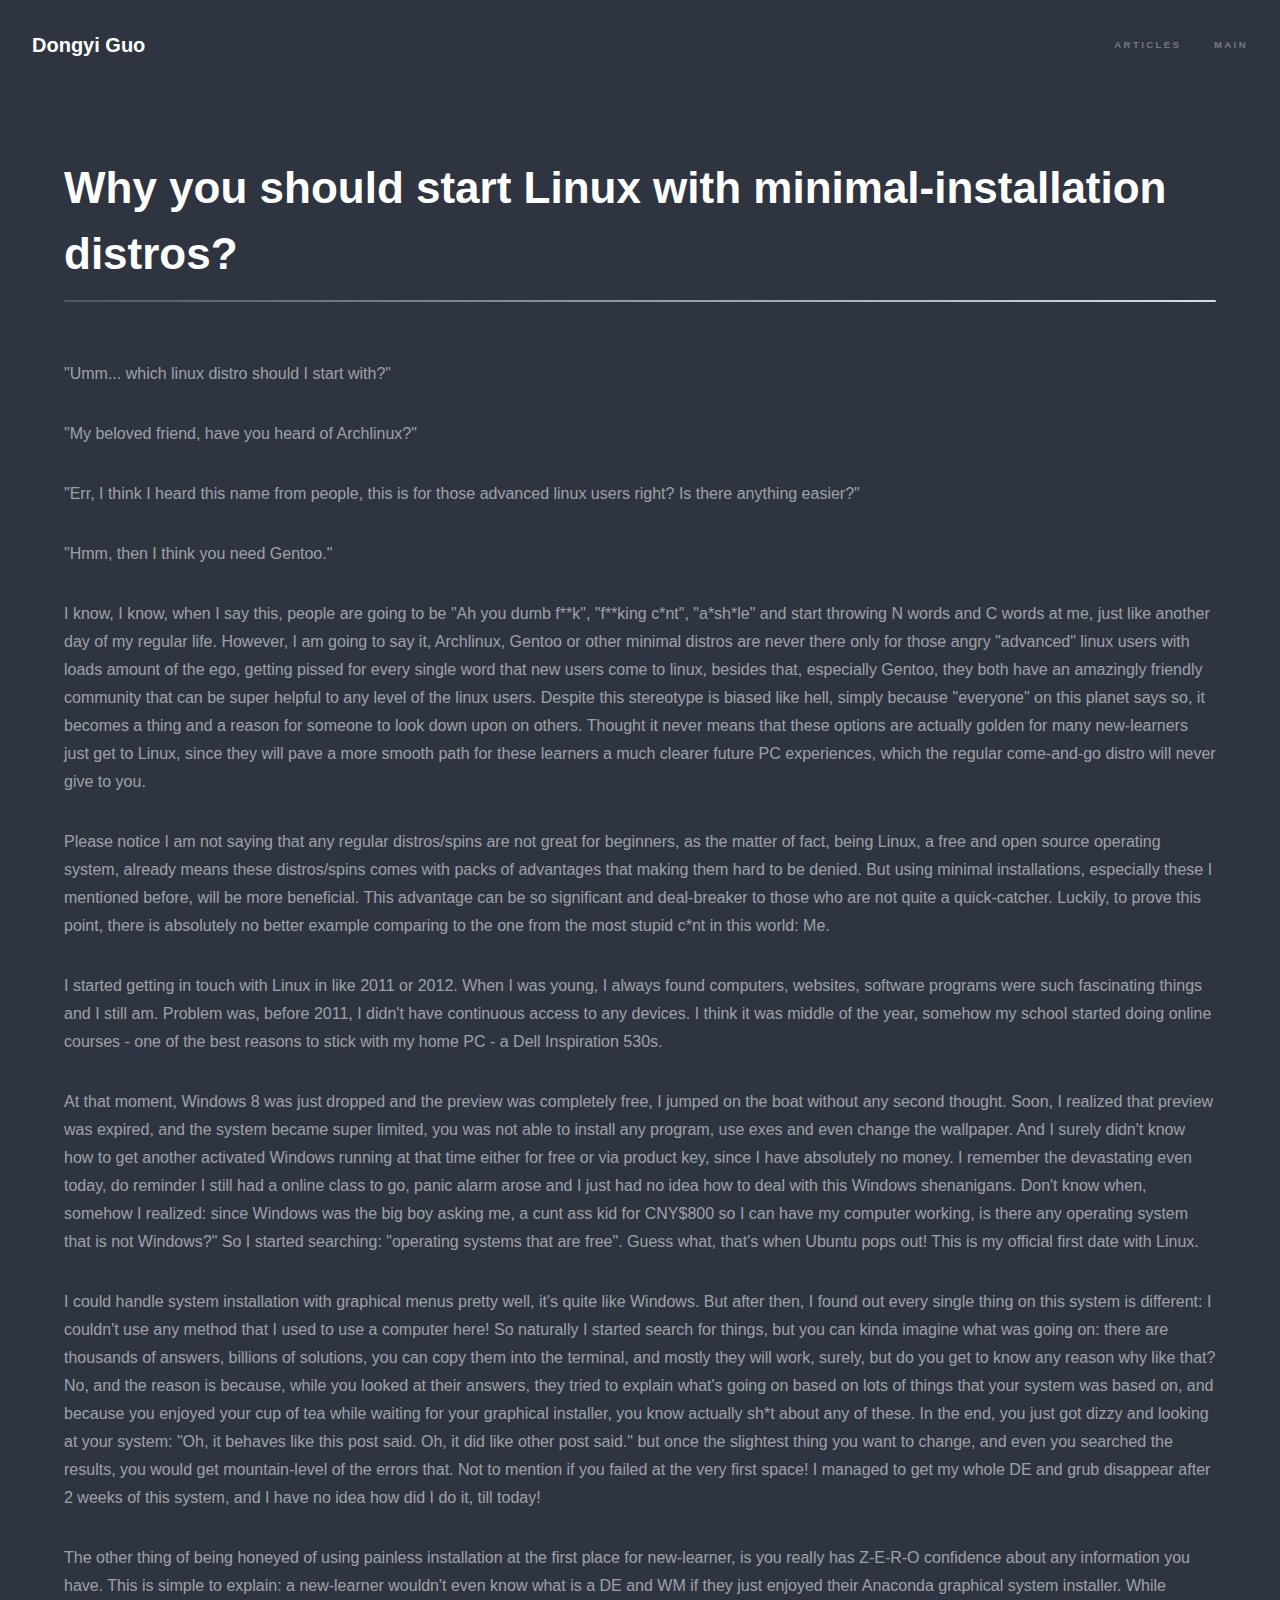
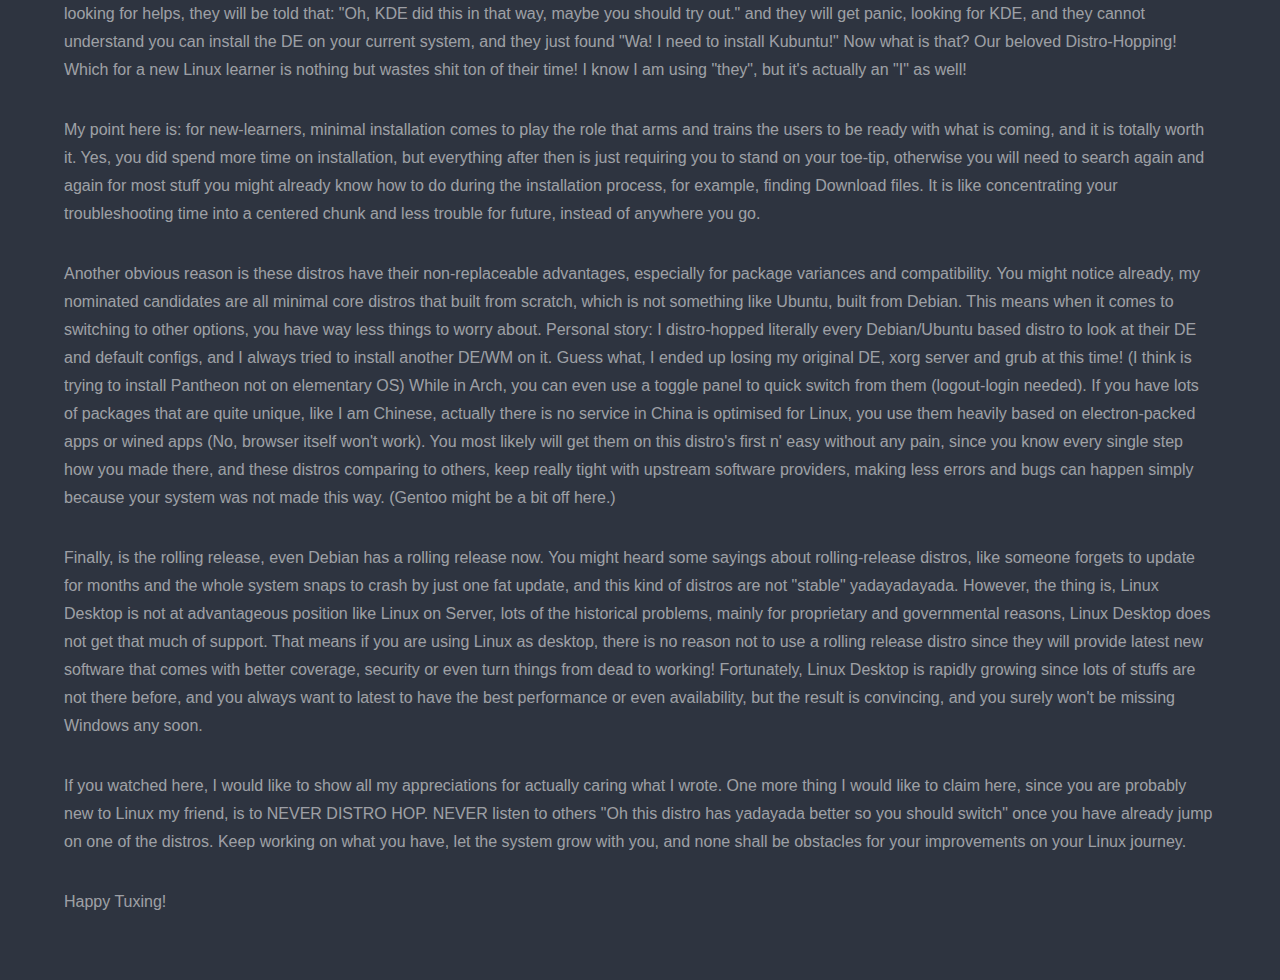
<file: blogs/why-minimal-distros.html>
<!DOCTYPE HTML>
<!--
	Hyperspace by HTML5 UP
	html5up.net | @ajlkn
	Free for personal and commercial use under the CCA 3.0 license (html5up.net/license)
-->
<html lang="en-US">
<head>
    <title>Why you should start Linux with minimal-installation distros?</title>
    <meta charset="utf-8" />
    <meta name="viewport" content="width=device-width, initial-scale=1, user-scalable=no" />
    <link rel="stylesheet" href="../assets/css/main.css" />
    <noscript><link rel="stylesheet" href="../assets/css/noscript.css" /></noscript>
</head>
<body class="is-preload">

<!-- Header -->
<header id="header">
    <a href="../index.html" class="title">Dongyi Guo</a>
    <nav>
        <ul>
            <li><a href="../blogs.html">Articles</a></li>
            <li><a href="../index.html">Main</a></li>
        </ul>
    </nav>
</header>

<!-- Wrapper -->
<div id="wrapper">

    <!-- Main -->
    <section id="main" class="wrapper">
        <div class="inner">
            <h1 class="major">Why you should start Linux with minimal-installation distros?</h1>
            <p>"Umm... which linux distro should I start with?"</p>
            <p>"My beloved friend, have you heard of Archlinux?"</p>
            <p>"Err, I think I heard this name from people, this is for those advanced linux users right? Is there anything easier?"</p>
            <p>"Hmm, then I think you need Gentoo."</p>
            <p>I know, I know, when I say this, people are going to be "Ah you dumb f**k", "f**king c*nt", "a*sh*le" and start throwing N words and C words at me, just like another day of my regular life. However, I am going to say it, Archlinux, Gentoo or other minimal distros are never there only for those angry "advanced" linux users with loads amount of the ego, getting pissed for every single word that new users come to linux, besides that, especially Gentoo, they both have an amazingly friendly community that can be super helpful to any level of the linux users. Despite this stereotype is biased like hell, simply because "everyone" on this planet says so, it becomes a thing and a reason for someone to look down upon on others. Thought it never means that these options are actually golden for many new-learners just get to Linux, since they will pave a more smooth path for these learners a much clearer future PC experiences, which the regular come-and-go distro will never give to you.</p>
            <p>Please notice I am not saying that any regular distros/spins are not great for beginners, as the matter of fact, being Linux, a free and open source operating system, already means these distros/spins comes with packs of advantages that making them hard to be denied. But using minimal installations, especially these I mentioned before, will be more beneficial. This advantage can be so significant and deal-breaker to those who are not quite a quick-catcher. Luckily, to prove this point, there is absolutely no better example comparing to the one from the most stupid c*nt in this world: Me.</p>
            <p>I started getting in touch with Linux in like 2011 or 2012. When I was young, I always found computers, websites, software programs were such fascinating things and I still am. Problem was, before 2011, I didn't have continuous access to any devices. I think it was middle of the year, somehow my school started doing online courses - one of the best reasons to stick with my home PC - a Dell Inspiration 530s.</p>
            <p>At that moment, Windows 8 was just dropped and the preview was completely free, I jumped on the boat without any second thought. Soon, I realized that preview was expired, and the system became super limited, you was not able to install any program, use exes and even change the wallpaper. And I surely didn't know how to get another activated Windows running at that time either for free or via product key, since I have absolutely no money. I remember the devastating even today, do reminder I still had a online class to go, panic alarm arose and I just had no idea how to deal with this Windows shenanigans. Don't know when, somehow I realized: since Windows was the big boy asking me, a cunt ass kid for CNY$800 so I can have my computer working, is there any operating system that is not Windows?" So I started searching: "operating systems that are free". Guess what, that's when Ubuntu pops out! This is my official first date with Linux.</p>
            <p>I could handle system installation with graphical menus pretty well, it's quite like Windows. But after then, I found out every single thing on this system is different: I couldn't use any method that I used to use a computer here! So naturally I started search for things, but you can kinda imagine what was going on: there are thousands of answers, billions of solutions, you can copy them into the terminal, and mostly they will work, surely, but do you get to know any reason why like that? No, and the reason is because, while you looked at their answers, they tried to explain what's going on based on lots of things that your system was based on, and because you enjoyed your cup of tea while waiting for your graphical installer, you know actually sh*t about any of these. In the end, you just got dizzy and looking at your system: "Oh, it behaves like this post said. Oh, it did like other post said." but once the slightest thing you want to change, and even you searched the results, you would get mountain-level of the errors that. Not to mention if you failed at the very first space! I managed to get my whole DE and grub disappear after 2 weeks of this system, and I have no idea how did I do it, till today!</p>
            <p>The other thing of being honeyed of using painless installation at the first place for new-learner, is you really has Z-E-R-O confidence about any information you have. This is simple to explain: a new-learner wouldn't even know what is a DE and WM if they just enjoyed their Anaconda graphical system installer. While looking for helps, they will be told that: "Oh, KDE did this in that way, maybe you should try out." and they will get panic, looking for KDE, and they cannot understand you can install the DE on your current system, and they just found "Wa! I need to install Kubuntu!" Now what is that? Our beloved Distro-Hopping! Which for a new Linux learner is nothing but wastes shit ton of their time! I know I am using "they", but it's actually an "I" as well!</p>
            <p>My point here is: for new-learners, minimal installation comes to play the role that arms and trains the users to be ready with what is coming, and it is totally worth it. Yes, you did spend more time on installation, but everything after then is just requiring you to stand on your toe-tip, otherwise you will need to search again and again for most stuff you might already know how to do during the installation process, for example, finding Download files. It is like concentrating your troubleshooting time into a centered chunk and less trouble for future, instead of anywhere you go.</p>
            <p>Another obvious reason is these distros have their non-replaceable advantages, especially for package variances and compatibility. You might notice already, my nominated candidates are all minimal core distros that built from scratch, which is not something like Ubuntu, built from Debian. This means when it comes to switching to other options, you have way less things to worry about. Personal story: I distro-hopped literally every Debian/Ubuntu based distro to look at their DE and default configs, and I always tried to install another DE/WM on it. Guess what, I ended up losing my original DE, xorg server and grub at this time! (I think is trying to install Pantheon not on elementary OS) While in Arch, you can even use a toggle panel to quick switch from them (logout-login needed). If you have lots of packages that are quite unique, like I am Chinese, actually there is no service in China is optimised for Linux, you use them heavily based on electron-packed apps or wined apps (No, browser itself won't work). You most likely will get them on this distro's first n' easy without any pain, since you know every single step how you made there, and these distros comparing to others, keep really tight with upstream software providers, making less errors and bugs can happen simply because your system was not made this way. (Gentoo might be a bit off here.)</p>
            <p>Finally, is the rolling release, even Debian has a rolling release now. You might heard some sayings about rolling-release distros, like someone forgets to update for months and the whole system snaps to crash by just one fat update, and this kind of distros are not "stable" yadayadayada. However, the thing is, Linux Desktop is not at advantageous position like Linux on Server, lots of the historical problems, mainly for proprietary and governmental reasons, Linux Desktop does not get that much of support. That means if you are using Linux as desktop, there is no reason not to use a rolling release distro since they will provide latest new software that comes with better coverage, security or even turn things from dead to working! Fortunately, Linux Desktop is rapidly growing since lots of stuffs are not there before, and you always want to latest to have the best performance or even availability, but the result is convincing, and you surely won't be missing Windows any soon.</p>
            <p>If you watched here, I would like to show all my appreciations for actually caring what I wrote. One more thing I would like to claim here, since you are probably new to Linux my friend, is to NEVER DISTRO HOP. NEVER listen to others "Oh this distro has yadayada better so you should switch" once you have already jump on one of the distros. Keep working on what you have, let the system grow with you, and none shall be obstacles for your improvements on your Linux journey.
            <p>Happy Tuxing!</p>
        </div>
    </section>

</div>

<!-- Scripts -->
<script src="../assets/js/jquery.min.js"></script>
<script src="../assets/js/jquery.scrollex.min.js"></script>
<script src="../assets/js/jquery.scrolly.min.js"></script>
<script src="../assets/js/browser.min.js"></script>
<script src="../assets/js/breakpoints.min.js"></script>
<script src="../assets/js/util.js"></script>
<script src="../assets/js/main.js"></script>

</body>
</html>
</file>
<file: assets/css/noscript.css>
/*
	Hyperspace by HTML5 UP
	html5up.net | @ajlkn
	Free for personal and commercial use under the CCA 3.0 license (html5up.net/license)
*/

/* Spotlights */

	.spotlights > section > .image:before {
		opacity: 0 !important;
	}

	.spotlights > section > .content > .inner {
		-moz-transform: none !important;
		-webkit-transform: none !important;
		-ms-transform: none !important;
		transform: none !important;
		opacity: 1 !important;
	}

/* Wrapper */

	.wrapper > .inner {
		opacity: 1 !important;
		-moz-transform: none !important;
		-webkit-transform: none !important;
		-ms-transform: none !important;
		transform: none !important;
	}

/* Sidebar */

	#sidebar > .inner {
		opacity: 1 !important;
	}

	#sidebar nav > ul > li {
		-moz-transform: none !important;
		-webkit-transform: none !important;
		-ms-transform: none !important;
		transform: none !important;
		opacity: 1 !important;
	}
</file>
<file: assets/css/main.css>
@import url(fontawesome-all.min.css);

/*
	Hyperspace by HTML5 UP
	html5up.net | @ajlkn
	dongyi-guo.xyz | @dongyi-guo
	Free for personal and commercial use under the CCA 3.0 license (html5up.net/license)
*/

html, body, div, span, applet, object,
iframe, h1, h2, h3, h4, h5, h6, p, blockquote,
pre, a, abbr, acronym, address, big, cite,
code, del, dfn, em, img, ins, kbd, q, s, samp,
small, strike, strong, sub, sup, tt, var, b,
u, i, center, dl, dt, dd, ol, ul, li, fieldset,
form, label, legend, table, caption, tbody,
tfoot, thead, tr, th, td, article, aside,
canvas, details, embed, figure, figcaption,
footer, header, hgroup, menu, nav, output, ruby,
section, summary, time, mark, audio, video {
	margin: 0;
	padding: 0;
	border: 0;
	font-size: 100%;
	font: inherit;
	vertical-align: baseline;}

article, aside, details, figcaption, figure,
footer, header, hgroup, menu, nav, section {
	display: block;}

body {
	line-height: 1;
}

ol, ul {
	list-style: none;
}

blockquote, q {
	quotes: none;
}

	blockquote:before, blockquote:after, q:before, q:after {
		content: '';
		content: none;
	}

table {
	border-collapse: collapse;
	border-spacing: 0;
}

body {
	-webkit-text-size-adjust: none;
}

mark {
	background-color: transparent;
	color: inherit;
}

input::-moz-focus-inner {
	border: 0;
	padding: 0;
}

input, select, textarea {
	-moz-appearance: none;
	-webkit-appearance: none;
	-ms-appearance: none;
	appearance: none;
}

/* Basic */

	@-ms-viewport {
		width: device-width;
	}

	body {
		-ms-overflow-style: scrollbar;
	}

	@media screen and (max-width: 480px) {

		html, body {
			min-width: 320px;
		}

	}

	html {
		box-sizing: border-box;
	}

	*, *:before, *:after {
		box-sizing: inherit;
	}

	body {
		background: #2e3440;
	}

		body.is-preload *, body.is-preload *:before, body.is-preload *:after {
			-moz-animation: none !important;
			-webkit-animation: none !important;
			-ms-animation: none !important;
			animation: none !important;
			-moz-transition: none !important;
			-webkit-transition: none !important;
			-ms-transition: none !important;
			transition: none !important;
		}

/* Type */

	body, input, select, textarea {
		color: rgba(255, 255, 255, 0.55);
		font-family: Arial, Helvetica, sans-serif;
		font-size: 16.5pt;
		font-weight: normal;
		line-height: 1.75;
	}

		@media screen and (max-width: 1680px) {

			body, input, select, textarea {
				font-size: 13pt;
			}

		}

		@media screen and (max-width: 1280px) {

			body, input, select, textarea {
				font-size: 12pt;
			}

		}

		@media screen and (max-width: 360px) {

			body, input, select, textarea {
				font-size: 11pt;
			}

		}

	a {
		-moz-transition: color 0.2s ease, border-bottom-color 0.2s ease;
		-webkit-transition: color 0.2s ease, border-bottom-color 0.2s ease;
		-ms-transition: color 0.2s ease, border-bottom-color 0.2s ease;
		transition: color 0.2s ease, border-bottom-color 0.2s ease;
		border-bottom: dotted 1px rgba(255, 255, 255, 0.35);
		color: inherit;
		text-decoration: none;
	}

		a:hover {
			border-bottom-color: transparent;
			color: #ffffff;
		}

	strong, b {
		color: #ffffff;
		font-weight: bold;
	}

	em, i {
		font-style: italic;
	}

	p {
		margin: 0 0 2em 0;
	}

	h1, h2, h3, h4, h5, h6 {
		color: #ffffff;
		font-weight: bold;
		line-height: 1.5;
		margin: 0 0 0.5em 0;
	}

		h1 a, h2 a, h3 a, h4 a, h5 a, h6 a {
			color: inherit;
			text-decoration: none;
		}

	h1 {
		font-size: 2.75em;
	}

		h1.major {
			margin: 0 0 1.3em 0;
			position: relative;
			padding-bottom: 0.35em;
		}

			h1.major:after {
				background-image: -moz-linear-gradient(to right, #4c566a, #d8dee9);
				background-image: -webkit-linear-gradient(to right, #4c566a, #d8dee9);
				background-image: -ms-linear-gradient(to right, #4c566a, #d8dee9);
				background-image: linear-gradient(to right, #4c566a, #d8dee9);
				-moz-transition: max-width 0.2s ease;
				-webkit-transition: max-width 0.2s ease;
				-ms-transition: max-width 0.2s ease;
				transition: max-width 0.2s ease;
				border-radius: 0.2em;
				bottom: 0;
				content: '';
				height: 0.05em;
				position: absolute;
				right: 0;
				width: 100%;
			}

	h2 {
		font-size: 1.75em;
	}

	h3 {
		font-size: 1.1em;
	}

	h4 {
		font-size: 1em;
	}

	h5 {
		font-size: 0.8em;
	}

	h6 {
		font-size: 0.6em;
	}

	@media screen and (max-width: 736px) {

		h1 {
			font-size: 2em;
		}

		h2 {
			font-size: 1.25em;
		}

		h3 {
			font-size: 1em;
		}

		h4 {
			font-size: 0.8em;
		}

		h5 {
			font-size: 0.6em;
		}

		h6 {
			font-size: 0.6em;
		}

	}

	sub {
		font-size: 0.8em;
		position: relative;
		top: 0.5em;
	}

	sup {
		font-size: 0.8em;
		position: relative;
		top: -0.5em;
	}

	blockquote {
		border-left: solid 4px rgba(255, 255, 255, 0.15);
		font-style: italic;
		margin: 0 0 2em 0;
		padding: 0.5em 0 0.5em 2em;
	}

	code {
		background: rgba(255, 255, 255, 0.05);
		border-radius: 0.25em;
		border: solid 1px rgba(255, 255, 255, 0.15);
		font-family: "Courier New", monospace;
		font-size: 0.9em;
		margin: 0 0.25em;
		padding: 0.25em 0.65em;
	}

	pre {
		-webkit-overflow-scrolling: touch;
		font-family: "Courier New", monospace;
		font-size: 0.9em;
		margin: 0 0 2em 0;
	}

		pre code {
			display: block;
			line-height: 1.75em;
			padding: 1em 1.5em;
			overflow-x: auto;
		}

	hr {
		border: 0;
		border-bottom: solid 1px rgba(255, 255, 255, 0.15);
		margin: 2em 0;
	}

		hr.major {
			margin: 3em 0;
		}

	.align-left {
		text-align: left;
	}

	.align-center {
		text-align: center;
	}

	.align-right {
		text-align: right;
	}

/* Row */

	.row {
		display: flex;
		flex-wrap: wrap;
		box-sizing: border-box;
		align-items: stretch;
	}

		.row > * {
			box-sizing: border-box;
		}

		.row.gtr-uniform > * > :last-child {
			margin-bottom: 0;
		}

		.row.aln-left {
			justify-content: flex-start;
		}

		.row.aln-center {
			justify-content: center;
		}

		.row.aln-right {
			justify-content: flex-end;
		}

		.row.aln-top {
			align-items: flex-start;
		}

		.row.aln-middle {
			align-items: center;
		}

		.row.aln-bottom {
			align-items: flex-end;
		}

		.row > .imp {
			order: -1;
		}

		.row > .col-1 {
			width: 8.33333%;
		}

		.row > .off-1 {
			margin-left: 8.33333%;
		}

		.row > .col-2 {
			width: 16.66667%;
		}

		.row > .off-2 {
			margin-left: 16.66667%;
		}

		.row > .col-3 {
			width: 25%;
		}

		.row > .off-3 {
			margin-left: 25%;
		}

		.row > .col-4 {
			width: 33.33333%;
		}

		.row > .off-4 {
			margin-left: 33.33333%;
		}

		.row > .col-5 {
			width: 41.66667%;
		}

		.row > .off-5 {
			margin-left: 41.66667%;
		}

		.row > .col-6 {
			width: 50%;
		}

		.row > .off-6 {
			margin-left: 50%;
		}

		.row > .col-7 {
			width: 58.33333%;
		}

		.row > .off-7 {
			margin-left: 58.33333%;
		}

		.row > .col-8 {
			width: 66.66667%;
		}

		.row > .off-8 {
			margin-left: 66.66667%;
		}

		.row > .col-9 {
			width: 75%;
		}

		.row > .off-9 {
			margin-left: 75%;
		}

		.row > .col-10 {
			width: 83.33333%;
		}

		.row > .off-10 {
			margin-left: 83.33333%;
		}

		.row > .col-11 {
			width: 91.66667%;
		}

		.row > .off-11 {
			margin-left: 91.66667%;
		}

		.row > .col-12 {
			width: 100%;
		}

		.row > .off-12 {
			margin-left: 100%;
		}

		.row.gtr-0 {
			margin-top: 0;
			margin-left: 0em;
		}

			.row.gtr-0 > * {
				padding: 0 0 0 0em;
			}

			.row.gtr-0.gtr-uniform {
				margin-top: 0em;
			}

				.row.gtr-0.gtr-uniform > * {
					padding-top: 0em;
				}

		.row.gtr-25 {
			margin-top: 0;
			margin-left: -0.375em;
		}

			.row.gtr-25 > * {
				padding: 0 0 0 0.375em;
			}

			.row.gtr-25.gtr-uniform {
				margin-top: -0.375em;
			}

				.row.gtr-25.gtr-uniform > * {
					padding-top: 0.375em;
				}

		.row.gtr-50 {
			margin-top: 0;
			margin-left: -0.75em;
		}

			.row.gtr-50 > * {
				padding: 0 0 0 0.75em;
			}

			.row.gtr-50.gtr-uniform {
				margin-top: -0.75em;
			}

				.row.gtr-50.gtr-uniform > * {
					padding-top: 0.75em;
				}

		.row {
			margin-top: 0;
			margin-left: -1.5em;
		}

			.row > * {
				padding: 0 0 0 1.5em;
			}

			.row.gtr-uniform {
				margin-top: -1.5em;
			}

				.row.gtr-uniform > * {
					padding-top: 1.5em;
				}

		.row.gtr-150 {
			margin-top: 0;
			margin-left: -2.25em;
		}

			.row.gtr-150 > * {
				padding: 0 0 0 2.25em;
			}

			.row.gtr-150.gtr-uniform {
				margin-top: -2.25em;
			}

				.row.gtr-150.gtr-uniform > * {
					padding-top: 2.25em;
				}

		.row.gtr-200 {
			margin-top: 0;
			margin-left: -3em;
		}

			.row.gtr-200 > * {
				padding: 0 0 0 3em;
			}

			.row.gtr-200.gtr-uniform {
				margin-top: -3em;
			}

				.row.gtr-200.gtr-uniform > * {
					padding-top: 3em;
				}

		@media screen and (max-width: 1680px) {

			.row {
				display: flex;
				flex-wrap: wrap;
				box-sizing: border-box;
				align-items: stretch;
			}

				.row > * {
					box-sizing: border-box;
				}

				.row.gtr-uniform > * > :last-child {
					margin-bottom: 0;
				}

				.row.aln-left {
					justify-content: flex-start;
				}

				.row.aln-center {
					justify-content: center;
				}

				.row.aln-right {
					justify-content: flex-end;
				}

				.row.aln-top {
					align-items: flex-start;
				}

				.row.aln-middle {
					align-items: center;
				}

				.row.aln-bottom {
					align-items: flex-end;
				}

				.row > .imp-xlarge {
					order: -1;
				}

				.row > .col-1-xlarge {
					width: 8.33333%;
				}

				.row > .off-1-xlarge {
					margin-left: 8.33333%;
				}

				.row > .col-2-xlarge {
					width: 16.66667%;
				}

				.row > .off-2-xlarge {
					margin-left: 16.66667%;
				}

				.row > .col-3-xlarge {
					width: 25%;
				}

				.row > .off-3-xlarge {
					margin-left: 25%;
				}

				.row > .col-4-xlarge {
					width: 33.33333%;
				}

				.row > .off-4-xlarge {
					margin-left: 33.33333%;
				}

				.row > .col-5-xlarge {
					width: 41.66667%;
				}

				.row > .off-5-xlarge {
					margin-left: 41.66667%;
				}

				.row > .col-6-xlarge {
					width: 50%;
				}

				.row > .off-6-xlarge {
					margin-left: 50%;
				}

				.row > .col-7-xlarge {
					width: 58.33333%;
				}

				.row > .off-7-xlarge {
					margin-left: 58.33333%;
				}

				.row > .col-8-xlarge {
					width: 66.66667%;
				}

				.row > .off-8-xlarge {
					margin-left: 66.66667%;
				}

				.row > .col-9-xlarge {
					width: 75%;
				}

				.row > .off-9-xlarge {
					margin-left: 75%;
				}

				.row > .col-10-xlarge {
					width: 83.33333%;
				}

				.row > .off-10-xlarge {
					margin-left: 83.33333%;
				}

				.row > .col-11-xlarge {
					width: 91.66667%;
				}

				.row > .off-11-xlarge {
					margin-left: 91.66667%;
				}

				.row > .col-12-xlarge {
					width: 100%;
				}

				.row > .off-12-xlarge {
					margin-left: 100%;
				}

				.row.gtr-0 {
					margin-top: 0;
					margin-left: 0em;
				}

					.row.gtr-0 > * {
						padding: 0 0 0 0em;
					}

					.row.gtr-0.gtr-uniform {
						margin-top: 0em;
					}

						.row.gtr-0.gtr-uniform > * {
							padding-top: 0em;
						}

				.row.gtr-25 {
					margin-top: 0;
					margin-left: -0.375em;
				}

					.row.gtr-25 > * {
						padding: 0 0 0 0.375em;
					}

					.row.gtr-25.gtr-uniform {
						margin-top: -0.375em;
					}

						.row.gtr-25.gtr-uniform > * {
							padding-top: 0.375em;
						}

				.row.gtr-50 {
					margin-top: 0;
					margin-left: -0.75em;
				}

					.row.gtr-50 > * {
						padding: 0 0 0 0.75em;
					}

					.row.gtr-50.gtr-uniform {
						margin-top: -0.75em;
					}

						.row.gtr-50.gtr-uniform > * {
							padding-top: 0.75em;
						}

				.row {
					margin-top: 0;
					margin-left: -1.5em;
				}

					.row > * {
						padding: 0 0 0 1.5em;
					}

					.row.gtr-uniform {
						margin-top: -1.5em;
					}

						.row.gtr-uniform > * {
							padding-top: 1.5em;
						}

				.row.gtr-150 {
					margin-top: 0;
					margin-left: -2.25em;
				}

					.row.gtr-150 > * {
						padding: 0 0 0 2.25em;
					}

					.row.gtr-150.gtr-uniform {
						margin-top: -2.25em;
					}

						.row.gtr-150.gtr-uniform > * {
							padding-top: 2.25em;
						}

				.row.gtr-200 {
					margin-top: 0;
					margin-left: -3em;
				}

					.row.gtr-200 > * {
						padding: 0 0 0 3em;
					}

					.row.gtr-200.gtr-uniform {
						margin-top: -3em;
					}

						.row.gtr-200.gtr-uniform > * {
							padding-top: 3em;
						}

		}

		@media screen and (max-width: 1280px) {

			.row {
				display: flex;
				flex-wrap: wrap;
				box-sizing: border-box;
				align-items: stretch;
			}

				.row > * {
					box-sizing: border-box;
				}

				.row.gtr-uniform > * > :last-child {
					margin-bottom: 0;
				}

				.row.aln-left {
					justify-content: flex-start;
				}

				.row.aln-center {
					justify-content: center;
				}

				.row.aln-right {
					justify-content: flex-end;
				}

				.row.aln-top {
					align-items: flex-start;
				}

				.row.aln-middle {
					align-items: center;
				}

				.row.aln-bottom {
					align-items: flex-end;
				}

				.row > .imp-large {
					order: -1;
				}

				.row > .col-1-large {
					width: 8.33333%;
				}

				.row > .off-1-large {
					margin-left: 8.33333%;
				}

				.row > .col-2-large {
					width: 16.66667%;
				}

				.row > .off-2-large {
					margin-left: 16.66667%;
				}

				.row > .col-3-large {
					width: 25%;
				}

				.row > .off-3-large {
					margin-left: 25%;
				}

				.row > .col-4-large {
					width: 33.33333%;
				}

				.row > .off-4-large {
					margin-left: 33.33333%;
				}

				.row > .col-5-large {
					width: 41.66667%;
				}

				.row > .off-5-large {
					margin-left: 41.66667%;
				}

				.row > .col-6-large {
					width: 50%;
				}

				.row > .off-6-large {
					margin-left: 50%;
				}

				.row > .col-7-large {
					width: 58.33333%;
				}

				.row > .off-7-large {
					margin-left: 58.33333%;
				}

				.row > .col-8-large {
					width: 66.66667%;
				}

				.row > .off-8-large {
					margin-left: 66.66667%;
				}

				.row > .col-9-large {
					width: 75%;
				}

				.row > .off-9-large {
					margin-left: 75%;
				}

				.row > .col-10-large {
					width: 83.33333%;
				}

				.row > .off-10-large {
					margin-left: 83.33333%;
				}

				.row > .col-11-large {
					width: 91.66667%;
				}

				.row > .off-11-large {
					margin-left: 91.66667%;
				}

				.row > .col-12-large {
					width: 100%;
				}

				.row > .off-12-large {
					margin-left: 100%;
				}

				.row.gtr-0 {
					margin-top: 0;
					margin-left: 0em;
				}

					.row.gtr-0 > * {
						padding: 0 0 0 0em;
					}

					.row.gtr-0.gtr-uniform {
						margin-top: 0em;
					}

						.row.gtr-0.gtr-uniform > * {
							padding-top: 0em;
						}

				.row.gtr-25 {
					margin-top: 0;
					margin-left: -0.375em;
				}

					.row.gtr-25 > * {
						padding: 0 0 0 0.375em;
					}

					.row.gtr-25.gtr-uniform {
						margin-top: -0.375em;
					}

						.row.gtr-25.gtr-uniform > * {
							padding-top: 0.375em;
						}

				.row.gtr-50 {
					margin-top: 0;
					margin-left: -0.75em;
				}

					.row.gtr-50 > * {
						padding: 0 0 0 0.75em;
					}

					.row.gtr-50.gtr-uniform {
						margin-top: -0.75em;
					}

						.row.gtr-50.gtr-uniform > * {
							padding-top: 0.75em;
						}

				.row {
					margin-top: 0;
					margin-left: -1.5em;
				}

					.row > * {
						padding: 0 0 0 1.5em;
					}

					.row.gtr-uniform {
						margin-top: -1.5em;
					}

						.row.gtr-uniform > * {
							padding-top: 1.5em;
						}

				.row.gtr-150 {
					margin-top: 0;
					margin-left: -2.25em;
				}

					.row.gtr-150 > * {
						padding: 0 0 0 2.25em;
					}

					.row.gtr-150.gtr-uniform {
						margin-top: -2.25em;
					}

						.row.gtr-150.gtr-uniform > * {
							padding-top: 2.25em;
						}

				.row.gtr-200 {
					margin-top: 0;
					margin-left: -3em;
				}

					.row.gtr-200 > * {
						padding: 0 0 0 3em;
					}

					.row.gtr-200.gtr-uniform {
						margin-top: -3em;
					}

						.row.gtr-200.gtr-uniform > * {
							padding-top: 3em;
						}

		}

		@media screen and (max-width: 980px) {

			.row {
				display: flex;
				flex-wrap: wrap;
				box-sizing: border-box;
				align-items: stretch;
			}

				.row > * {
					box-sizing: border-box;
				}

				.row.gtr-uniform > * > :last-child {
					margin-bottom: 0;
				}

				.row.aln-left {
					justify-content: flex-start;
				}

				.row.aln-center {
					justify-content: center;
				}

				.row.aln-right {
					justify-content: flex-end;
				}

				.row.aln-top {
					align-items: flex-start;
				}

				.row.aln-middle {
					align-items: center;
				}

				.row.aln-bottom {
					align-items: flex-end;
				}

				.row > .imp-medium {
					order: -1;
				}

				.row > .col-1-medium {
					width: 8.33333%;
				}

				.row > .off-1-medium {
					margin-left: 8.33333%;
				}

				.row > .col-2-medium {
					width: 16.66667%;
				}

				.row > .off-2-medium {
					margin-left: 16.66667%;
				}

				.row > .col-3-medium {
					width: 25%;
				}

				.row > .off-3-medium {
					margin-left: 25%;
				}

				.row > .col-4-medium {
					width: 33.33333%;
				}

				.row > .off-4-medium {
					margin-left: 33.33333%;
				}

				.row > .col-5-medium {
					width: 41.66667%;
				}

				.row > .off-5-medium {
					margin-left: 41.66667%;
				}

				.row > .col-6-medium {
					width: 50%;
				}

				.row > .off-6-medium {
					margin-left: 50%;
				}

				.row > .col-7-medium {
					width: 58.33333%;
				}

				.row > .off-7-medium {
					margin-left: 58.33333%;
				}

				.row > .col-8-medium {
					width: 66.66667%;
				}

				.row > .off-8-medium {
					margin-left: 66.66667%;
				}

				.row > .col-9-medium {
					width: 75%;
				}

				.row > .off-9-medium {
					margin-left: 75%;
				}

				.row > .col-10-medium {
					width: 83.33333%;
				}

				.row > .off-10-medium {
					margin-left: 83.33333%;
				}

				.row > .col-11-medium {
					width: 91.66667%;
				}

				.row > .off-11-medium {
					margin-left: 91.66667%;
				}

				.row > .col-12-medium {
					width: 100%;
				}

				.row > .off-12-medium {
					margin-left: 100%;
				}

				.row.gtr-0 {
					margin-top: 0;
					margin-left: 0em;
				}

					.row.gtr-0 > * {
						padding: 0 0 0 0em;
					}

					.row.gtr-0.gtr-uniform {
						margin-top: 0em;
					}

						.row.gtr-0.gtr-uniform > * {
							padding-top: 0em;
						}

				.row.gtr-25 {
					margin-top: 0;
					margin-left: -0.375em;
				}

					.row.gtr-25 > * {
						padding: 0 0 0 0.375em;
					}

					.row.gtr-25.gtr-uniform {
						margin-top: -0.375em;
					}

						.row.gtr-25.gtr-uniform > * {
							padding-top: 0.375em;
						}

				.row.gtr-50 {
					margin-top: 0;
					margin-left: -0.75em;
				}

					.row.gtr-50 > * {
						padding: 0 0 0 0.75em;
					}

					.row.gtr-50.gtr-uniform {
						margin-top: -0.75em;
					}

						.row.gtr-50.gtr-uniform > * {
							padding-top: 0.75em;
						}

				.row {
					margin-top: 0;
					margin-left: -1.5em;
				}

					.row > * {
						padding: 0 0 0 1.5em;
					}

					.row.gtr-uniform {
						margin-top: -1.5em;
					}

						.row.gtr-uniform > * {
							padding-top: 1.5em;
						}

				.row.gtr-150 {
					margin-top: 0;
					margin-left: -2.25em;
				}

					.row.gtr-150 > * {
						padding: 0 0 0 2.25em;
					}

					.row.gtr-150.gtr-uniform {
						margin-top: -2.25em;
					}

						.row.gtr-150.gtr-uniform > * {
							padding-top: 2.25em;
						}

				.row.gtr-200 {
					margin-top: 0;
					margin-left: -3em;
				}

					.row.gtr-200 > * {
						padding: 0 0 0 3em;
					}

					.row.gtr-200.gtr-uniform {
						margin-top: -3em;
					}

						.row.gtr-200.gtr-uniform > * {
							padding-top: 3em;
						}

		}

		@media screen and (max-width: 736px) {

			.row {
				display: flex;
				flex-wrap: wrap;
				box-sizing: border-box;
				align-items: stretch;
			}

				.row > * {
					box-sizing: border-box;
				}

				.row.gtr-uniform > * > :last-child {
					margin-bottom: 0;
				}

				.row.aln-left {
					justify-content: flex-start;
				}

				.row.aln-center {
					justify-content: center;
				}

				.row.aln-right {
					justify-content: flex-end;
				}

				.row.aln-top {
					align-items: flex-start;
				}

				.row.aln-middle {
					align-items: center;
				}

				.row.aln-bottom {
					align-items: flex-end;
				}

				.row > .imp-small {
					order: -1;
				}

				.row > .col-1-small {
					width: 8.33333%;
				}

				.row > .off-1-small {
					margin-left: 8.33333%;
				}

				.row > .col-2-small {
					width: 16.66667%;
				}

				.row > .off-2-small {
					margin-left: 16.66667%;
				}

				.row > .col-3-small {
					width: 25%;
				}

				.row > .off-3-small {
					margin-left: 25%;
				}

				.row > .col-4-small {
					width: 33.33333%;
				}

				.row > .off-4-small {
					margin-left: 33.33333%;
				}

				.row > .col-5-small {
					width: 41.66667%;
				}

				.row > .off-5-small {
					margin-left: 41.66667%;
				}

				.row > .col-6-small {
					width: 50%;
				}

				.row > .off-6-small {
					margin-left: 50%;
				}

				.row > .col-7-small {
					width: 58.33333%;
				}

				.row > .off-7-small {
					margin-left: 58.33333%;
				}

				.row > .col-8-small {
					width: 66.66667%;
				}

				.row > .off-8-small {
					margin-left: 66.66667%;
				}

				.row > .col-9-small {
					width: 75%;
				}

				.row > .off-9-small {
					margin-left: 75%;
				}

				.row > .col-10-small {
					width: 83.33333%;
				}

				.row > .off-10-small {
					margin-left: 83.33333%;
				}

				.row > .col-11-small {
					width: 91.66667%;
				}

				.row > .off-11-small {
					margin-left: 91.66667%;
				}

				.row > .col-12-small {
					width: 100%;
				}

				.row > .off-12-small {
					margin-left: 100%;
				}

				.row.gtr-0 {
					margin-top: 0;
					margin-left: 0em;
				}

					.row.gtr-0 > * {
						padding: 0 0 0 0em;
					}

					.row.gtr-0.gtr-uniform {
						margin-top: 0em;
					}

						.row.gtr-0.gtr-uniform > * {
							padding-top: 0em;
						}

				.row.gtr-25 {
					margin-top: 0;
					margin-left: -0.375em;
				}

					.row.gtr-25 > * {
						padding: 0 0 0 0.375em;
					}

					.row.gtr-25.gtr-uniform {
						margin-top: -0.375em;
					}

						.row.gtr-25.gtr-uniform > * {
							padding-top: 0.375em;
						}

				.row.gtr-50 {
					margin-top: 0;
					margin-left: -0.75em;
				}

					.row.gtr-50 > * {
						padding: 0 0 0 0.75em;
					}

					.row.gtr-50.gtr-uniform {
						margin-top: -0.75em;
					}

						.row.gtr-50.gtr-uniform > * {
							padding-top: 0.75em;
						}

				.row {
					margin-top: 0;
					margin-left: -1.5em;
				}

					.row > * {
						padding: 0 0 0 1.5em;
					}

					.row.gtr-uniform {
						margin-top: -1.5em;
					}

						.row.gtr-uniform > * {
							padding-top: 1.5em;
						}

				.row.gtr-150 {
					margin-top: 0;
					margin-left: -2.25em;
				}

					.row.gtr-150 > * {
						padding: 0 0 0 2.25em;
					}

					.row.gtr-150.gtr-uniform {
						margin-top: -2.25em;
					}

						.row.gtr-150.gtr-uniform > * {
							padding-top: 2.25em;
						}

				.row.gtr-200 {
					margin-top: 0;
					margin-left: -3em;
				}

					.row.gtr-200 > * {
						padding: 0 0 0 3em;
					}

					.row.gtr-200.gtr-uniform {
						margin-top: -3em;
					}

						.row.gtr-200.gtr-uniform > * {
							padding-top: 3em;
						}

		}

		@media screen and (max-width: 480px) {

			.row {
				display: flex;
				flex-wrap: wrap;
				box-sizing: border-box;
				align-items: stretch;
			}

				.row > * {
					box-sizing: border-box;
				}

				.row.gtr-uniform > * > :last-child {
					margin-bottom: 0;
				}

				.row.aln-left {
					justify-content: flex-start;
				}

				.row.aln-center {
					justify-content: center;
				}

				.row.aln-right {
					justify-content: flex-end;
				}

				.row.aln-top {
					align-items: flex-start;
				}

				.row.aln-middle {
					align-items: center;
				}

				.row.aln-bottom {
					align-items: flex-end;
				}

				.row > .imp-xsmall {
					order: -1;
				}

				.row > .col-1-xsmall {
					width: 8.33333%;
				}

				.row > .off-1-xsmall {
					margin-left: 8.33333%;
				}

				.row > .col-2-xsmall {
					width: 16.66667%;
				}

				.row > .off-2-xsmall {
					margin-left: 16.66667%;
				}

				.row > .col-3-xsmall {
					width: 25%;
				}

				.row > .off-3-xsmall {
					margin-left: 25%;
				}

				.row > .col-4-xsmall {
					width: 33.33333%;
				}

				.row > .off-4-xsmall {
					margin-left: 33.33333%;
				}

				.row > .col-5-xsmall {
					width: 41.66667%;
				}

				.row > .off-5-xsmall {
					margin-left: 41.66667%;
				}

				.row > .col-6-xsmall {
					width: 50%;
				}

				.row > .off-6-xsmall {
					margin-left: 50%;
				}

				.row > .col-7-xsmall {
					width: 58.33333%;
				}

				.row > .off-7-xsmall {
					margin-left: 58.33333%;
				}

				.row > .col-8-xsmall {
					width: 66.66667%;
				}

				.row > .off-8-xsmall {
					margin-left: 66.66667%;
				}

				.row > .col-9-xsmall {
					width: 75%;
				}

				.row > .off-9-xsmall {
					margin-left: 75%;
				}

				.row > .col-10-xsmall {
					width: 83.33333%;
				}

				.row > .off-10-xsmall {
					margin-left: 83.33333%;
				}

				.row > .col-11-xsmall {
					width: 91.66667%;
				}

				.row > .off-11-xsmall {
					margin-left: 91.66667%;
				}

				.row > .col-12-xsmall {
					width: 100%;
				}

				.row > .off-12-xsmall {
					margin-left: 100%;
				}

				.row.gtr-0 {
					margin-top: 0;
					margin-left: 0em;
				}

					.row.gtr-0 > * {
						padding: 0 0 0 0em;
					}

					.row.gtr-0.gtr-uniform {
						margin-top: 0em;
					}

						.row.gtr-0.gtr-uniform > * {
							padding-top: 0em;
						}

				.row.gtr-25 {
					margin-top: 0;
					margin-left: -0.375em;
				}

					.row.gtr-25 > * {
						padding: 0 0 0 0.375em;
					}

					.row.gtr-25.gtr-uniform {
						margin-top: -0.375em;
					}

						.row.gtr-25.gtr-uniform > * {
							padding-top: 0.375em;
						}

				.row.gtr-50 {
					margin-top: 0;
					margin-left: -0.75em;
				}

					.row.gtr-50 > * {
						padding: 0 0 0 0.75em;
					}

					.row.gtr-50.gtr-uniform {
						margin-top: -0.75em;
					}

						.row.gtr-50.gtr-uniform > * {
							padding-top: 0.75em;
						}

				.row {
					margin-top: 0;
					margin-left: -1.5em;
				}

					.row > * {
						padding: 0 0 0 1.5em;
					}

					.row.gtr-uniform {
						margin-top: -1.5em;
					}

						.row.gtr-uniform > * {
							padding-top: 1.5em;
						}

				.row.gtr-150 {
					margin-top: 0;
					margin-left: -2.25em;
				}

					.row.gtr-150 > * {
						padding: 0 0 0 2.25em;
					}

					.row.gtr-150.gtr-uniform {
						margin-top: -2.25em;
					}

						.row.gtr-150.gtr-uniform > * {
							padding-top: 2.25em;
						}

				.row.gtr-200 {
					margin-top: 0;
					margin-left: -3em;
				}

					.row.gtr-200 > * {
						padding: 0 0 0 3em;
					}

					.row.gtr-200.gtr-uniform {
						margin-top: -3em;
					}

						.row.gtr-200.gtr-uniform > * {
							padding-top: 3em;
						}

		}

/* Box */

	.box {
		border-radius: 0.25em;
		border: solid 1px rgba(255, 255, 255, 0.15);
		margin-bottom: 2em;
		padding: 1.5em;
	}

		.box > :last-child,
		.box > :last-child > :last-child,
		.box > :last-child > :last-child > :last-child {
			margin-bottom: 0;
		}

		.box.alt {
			border: 0;
			border-radius: 0;
			padding: 0;
		}

/* Button */

	input[type="submit"],
	input[type="reset"],
	input[type="button"],
	button,
	.button {
		-moz-appearance: none;
		-webkit-appearance: none;
		-ms-appearance: none;
		appearance: none;
		-moz-transition: border-color 0.2s ease;
		-webkit-transition: border-color 0.2s ease;
		-ms-transition: border-color 0.2s ease;
		transition: border-color 0.2s ease;
		background-color: transparent;
		border: solid 1px !important;
		border-color: rgba(255, 255, 255, 0.15) !important;
		border-radius: 3em;
		color: #ffffff !important;
		cursor: pointer;
		display: inline-block;
		font-size: 0.6em;
		font-weight: bold;
		height: calc(4.75em + 2px);
		letter-spacing: 0.25em;
		line-height: 4.75em;
		outline: 0;
		padding: 0 3.75em;
		position: relative;
		text-align: center;
		text-decoration: none;
		text-transform: uppercase;
		white-space: nowrap;
	}

		input[type="submit"]:after,
		input[type="reset"]:after,
		input[type="button"]:after,
		button:after,
		.button:after {
			-moz-transform: scale(0.25);
			-webkit-transform: scale(0.25);
			-ms-transform: scale(0.25);
			transform: scale(0.25);
			pointer-events: none;
			-moz-transition: opacity 0.2s ease, -moz-transform 0.2s ease;
			-webkit-transition: opacity 0.2s ease, -webkit-transform 0.2s ease;
			-ms-transition: opacity 0.2s ease, -ms-transform 0.2s ease;
			transition: opacity 0.2s ease, transform 0.2s ease;
			background: #ffffff;
			border-radius: 3em;
			content: '';
			height: 100%;
			left: 0;
			opacity: 0;
			position: absolute;
			top: 0;
			width: 100%;
		}

		input[type="submit"].icon:before,
		input[type="reset"].icon:before,
		input[type="button"].icon:before,
		button.icon:before,
		.button.icon:before {
			margin-right: 0.75em;
		}

		input[type="submit"].fit,
		input[type="reset"].fit,
		input[type="button"].fit,
		button.fit,
		.button.fit {
			width: 100%;
		}

		input[type="submit"].small,
		input[type="reset"].small,
		input[type="button"].small,
		button.small,
		.button.small {
			font-size: 0.4em;
		}

		input[type="submit"].large,
		input[type="reset"].large,
		input[type="button"].large,
		button.large,
		.button.large {
			font-size: 0.8em;
		}

		input[type="submit"].primary,
		input[type="reset"].primary,
		input[type="button"].primary,
		button.primary,
		.button.primary {
			background-color: #ffffff;
			color: #3b4252 !important;
		}

			input[type="submit"].primary:after,
			input[type="reset"].primary:after,
			input[type="button"].primary:after,
			button.primary:after,
			.button.primary:after {
				display: none;
			}

		input[type="submit"].disabled, input[type="submit"]:disabled,
		input[type="reset"].disabled,
		input[type="reset"]:disabled,
		input[type="button"].disabled,
		input[type="button"]:disabled,
		button.disabled,
		button:disabled,
		.button.disabled,
		.button:disabled {
			cursor: default;
			opacity: 0.5;
			pointer-events: none;
		}

		input[type="submit"]:hover,
		input[type="reset"]:hover,
		input[type="button"]:hover,
		button:hover,
		.button:hover {
			border-color: rgba(255, 255, 255, 0.55) !important;
		}

			input[type="submit"]:hover:after,
			input[type="reset"]:hover:after,
			input[type="button"]:hover:after,
			button:hover:after,
			.button:hover:after {
				opacity: 0.05;
				-moz-transform: scale(1);
				-webkit-transform: scale(1);
				-ms-transform: scale(1);
				transform: scale(1);
			}

			input[type="submit"]:hover:active,
			input[type="reset"]:hover:active,
			input[type="button"]:hover:active,
			button:hover:active,
			.button:hover:active {
				border-color: #ffffff !important;
			}

				input[type="submit"]:hover:active:after,
				input[type="reset"]:hover:active:after,
				input[type="button"]:hover:active:after,
				button:hover:active:after,
				.button:hover:active:after {
					opacity: 0.1;
				}

/* Features */

	.features {
		display: -moz-flex;
		display: -webkit-flex;
		display: -ms-flex;
		display: flex;
		-moz-flex-wrap: wrap;
		-webkit-flex-wrap: wrap;
		-ms-flex-wrap: wrap;
		flex-wrap: wrap;
		border-radius: 0.25em;
		border: solid 1px rgba(255, 255, 255, 0.15);
		background: rgba(255, 255, 255, 0.05);
		margin: 0 0 2em 0;
	}

		.features section {
			padding: 3.5em 3em 1em 7em ;
			width: 50%;
			border-top: solid 1px rgba(255, 255, 255, 0.15);
			position: relative;
			justify-content: center;
		}

			.features section:nth-child(-n + 2) {
				border-top-width: 0;
			}

			.features section:nth-child(2n) {
				border-left: solid 1px rgba(255, 255, 255, 0.15);
			}

			.features section .icon {
				-moz-transition: opacity 0.5s ease, -moz-transform 0.5s ease;
				-webkit-transition: opacity 0.5s ease, -webkit-transform 0.5s ease;
				-ms-transition: opacity 0.5s ease, -ms-transform 0.5s ease;
				transition: opacity 0.5s ease, transform 0.5s ease;
				-moz-transition-delay: 1s;
				-webkit-transition-delay: 1s;
				-ms-transition-delay: 1s;
				transition-delay: 1s;
				-moz-transform: scale(1);
				-webkit-transform: scale(1);
				-ms-transform: scale(1);
				transform: scale(1);
				position: absolute;
				left: 3em;
				top: 3em;
				opacity: 1;
			}

			.features section:nth-child(1) .icon {
				-moz-transition-delay: 0.15s;
				-webkit-transition-delay: 0.15s;
				-ms-transition-delay: 0.15s;
				transition-delay: 0.15s;
			}

			.features section:nth-child(2) .icon {
				-moz-transition-delay: 0.3s;
				-webkit-transition-delay: 0.3s;
				-ms-transition-delay: 0.3s;
				transition-delay: 0.3s;
			}

			.features section:nth-child(3) .icon {
				-moz-transition-delay: 0.45s;
				-webkit-transition-delay: 0.45s;
				-ms-transition-delay: 0.45s;
				transition-delay: 0.45s;
			}

			.features section:nth-child(4) .icon {
				-moz-transition-delay: 0.6s;
				-webkit-transition-delay: 0.6s;
				-ms-transition-delay: 0.6s;
				transition-delay: 0.6s;
			}

			.features section:nth-child(5) .icon {
				-moz-transition-delay: 0.75s;
				-webkit-transition-delay: 0.75s;
				-ms-transition-delay: 0.75s;
				transition-delay: 0.75s;
			}

			.features section:nth-child(6) .icon {
				-moz-transition-delay: 0.9s;
				-webkit-transition-delay: 0.9s;
				-ms-transition-delay: 0.9s;
				transition-delay: 0.9s;
			}

			.features section:nth-child(7) .icon {
				-moz-transition-delay: 1.05s;
				-webkit-transition-delay: 1.05s;
				-ms-transition-delay: 1.05s;
				transition-delay: 1.05s;
			}

			.features section:nth-child(8) .icon {
				-moz-transition-delay: 1.2s;
				-webkit-transition-delay: 1.2s;
				-ms-transition-delay: 1.2s;
				transition-delay: 1.2s;
			}

			.features section:nth-child(9) .icon {
				-moz-transition-delay: 1.35s;
				-webkit-transition-delay: 1.35s;
				-ms-transition-delay: 1.35s;
				transition-delay: 1.35s;
			}

			.features section:nth-child(10) .icon {
				-moz-transition-delay: 1.5s;
				-webkit-transition-delay: 1.5s;
				-ms-transition-delay: 1.5s;
				transition-delay: 1.5s;
			}

			.features section:nth-child(11) .icon {
				-moz-transition-delay: 1.65s;
				-webkit-transition-delay: 1.65s;
				-ms-transition-delay: 1.65s;
				transition-delay: 1.65s;
			}

			.features section:nth-child(12) .icon {
				-moz-transition-delay: 1.8s;
				-webkit-transition-delay: 1.8s;
				-ms-transition-delay: 1.8s;
				transition-delay: 1.8s;
			}

			.features section:nth-child(13) .icon {
				-moz-transition-delay: 1.95s;
				-webkit-transition-delay: 1.95s;
				-ms-transition-delay: 1.95s;
				transition-delay: 1.95s;
			}

			.features section:nth-child(14) .icon {
				-moz-transition-delay: 2.1s;
				-webkit-transition-delay: 2.1s;
				-ms-transition-delay: 2.1s;
				transition-delay: 2.1s;
			}

			.features section:nth-child(15) .icon {
				-moz-transition-delay: 2.25s;
				-webkit-transition-delay: 2.25s;
				-ms-transition-delay: 2.25s;
				transition-delay: 2.25s;
			}

			.features section:nth-child(16) .icon {
				-moz-transition-delay: 2.4s;
				-webkit-transition-delay: 2.4s;
				-ms-transition-delay: 2.4s;
				transition-delay: 2.4s;
			}

			.features section:nth-child(17) .icon {
				-moz-transition-delay: 2.55s;
				-webkit-transition-delay: 2.55s;
				-ms-transition-delay: 2.55s;
				transition-delay: 2.55s;
			}

			.features section:nth-child(18) .icon {
				-moz-transition-delay: 2.7s;
				-webkit-transition-delay: 2.7s;
				-ms-transition-delay: 2.7s;
				transition-delay: 2.7s;
			}

			.features section:nth-child(19) .icon {
				-moz-transition-delay: 2.85s;
				-webkit-transition-delay: 2.85s;
				-ms-transition-delay: 2.85s;
				transition-delay: 2.85s;
			}

			.features section:nth-child(20) .icon {
				-moz-transition-delay: 3s;
				-webkit-transition-delay: 3s;
				-ms-transition-delay: 3s;
				transition-delay: 3s;
			}

		.features.inactive section .icon {
			-moz-transform: scale(0.5);
			-webkit-transform: scale(0.5);
			-ms-transform: scale(0.5);
			transform: scale(0.5);
			opacity: 0;
		}

		@media screen and (max-width: 980px) {

			.features {
				display: block;
			}

				.features section {
					border-top-width: 1px !important;
					border-left-width: 0 !important;
					width: 100%;
				}

					.features section:first-child {
						border-top-width: 0 !important;
					}

		}

		@media screen and (max-width: 736px) {

			.features section {
				padding: 2.5em 1.5em 0.1em 5.5em ;
			}

				.features section .icon {
					left: 1.5em;
					top: 2em;
				}

		}

		@media screen and (max-width: 480px) {

			.features section {
				padding: 2em 1.5em 0.1em 1.5em ;
			}

				.features section .icon {
					left: 0;
					position: relative;
					top: 0;
				}

		}

/* Form */

	form {
		margin: 0 0 2em 0;
	}

		form > :last-child {
			margin-bottom: 0;
		}

		form > .fields {
			display: -moz-flex;
			display: -webkit-flex;
			display: -ms-flex;
			display: flex;
			-moz-flex-wrap: wrap;
			-webkit-flex-wrap: wrap;
			-ms-flex-wrap: wrap;
			flex-wrap: wrap;
			width: calc(100% + 3em);
			margin: -1.5em 0 2em -1.5em;
		}

			form > .fields > .field {
				-moz-flex-grow: 0;
				-webkit-flex-grow: 0;
				-ms-flex-grow: 0;
				flex-grow: 0;
				-moz-flex-shrink: 0;
				-webkit-flex-shrink: 0;
				-ms-flex-shrink: 0;
				flex-shrink: 0;
				padding: 1.5em 0 0 1.5em;
				width: calc(100% - 1.5em);
			}

				form > .fields > .field.half {
					width: calc(50% - 0.75em);
				}

				form > .fields > .field.third {
					width: calc(100%/3 - 0.5em);
				}

				form > .fields > .field.quarter {
					width: calc(25% - 0.375em);
				}

		@media screen and (max-width: 480px) {

			form > .fields {
				width: calc(100% + 3em);
				margin: -1.5em 0 2em -1.5em;
			}

				form > .fields > .field {
					padding: 1.5em 0 0 1.5em;
					width: calc(100% - 1.5em);
				}

					form > .fields > .field.half {
						width: calc(100% - 1.5em);
					}

					form > .fields > .field.third {
						width: calc(100% - 1.5em);
					}

					form > .fields > .field.quarter {
						width: calc(100% - 1.5em);
					}

		}

	label {
		color: #ffffff;
		font-weight: bold;
		line-height: 1.5;
		margin: 0 0 0.7em 0;
		display: block;
		font-size: 1.1em;
	}

	input[type="text"],
	input[type="password"],
	input[type="email"],
	input[type="tel"],
	select,
	textarea {
		-moz-appearance: none;
		-webkit-appearance: none;
		-ms-appearance: none;
		appearance: none;
		background: rgba(255, 255, 255, 0.05);
		border-radius: 0.25em;
		border: none;
		border: solid 1px rgba(255, 255, 255, 0.15);
		color: inherit;
		display: block;
		outline: 0;
		padding: 0 1em;
		text-decoration: none;
		width: 100%;
	}

		input[type="text"]:invalid,
		input[type="password"]:invalid,
		input[type="email"]:invalid,
		input[type="tel"]:invalid,
		select:invalid,
		textarea:invalid {
			box-shadow: none;
		}

		input[type="text"]:focus,
		input[type="password"]:focus,
		input[type="email"]:focus,
		input[type="tel"]:focus,
		select:focus,
		textarea:focus {
			border-color: #ffffff;
			box-shadow: 0 0 0 1px #ffffff;
		}

	select {
		background-image: url("data:image/svg+xml;charset=utf8,%3Csvg xmlns='http://www.w3.org/2000/svg' width='40' height='40' preserveAspectRatio='none' viewBox='0 0 40 40'%3E%3Cpath d='M9.4,12.3l10.4,10.4l10.4-10.4c0.2-0.2,0.5-0.4,0.9-0.4c0.3,0,0.6,0.1,0.9,0.4l3.3,3.3c0.2,0.2,0.4,0.5,0.4,0.9 c0,0.4-0.1,0.6-0.4,0.9L20.7,31.9c-0.2,0.2-0.5,0.4-0.9,0.4c-0.3,0-0.6-0.1-0.9-0.4L4.3,17.3c-0.2-0.2-0.4-0.5-0.4-0.9 c0-0.4,0.1-0.6,0.4-0.9l3.3-3.3c0.2-0.2,0.5-0.4,0.9-0.4S9.1,12.1,9.4,12.3z' fill='rgba(255, 255, 255, 0.15)' /%3E%3C/svg%3E");
		background-size: 1.25rem;
		background-repeat: no-repeat;
		background-position: calc(100% - 1rem) center;
		height: 2.75em;
		padding-right: 2.75em;
		text-overflow: ellipsis;
	}

		select option {
			color: #ffffff;
			background: #3b4252;
		}

		select:focus::-ms-value {
			background-color: transparent;
		}

		select::-ms-expand {
			display: none;
		}

	input[type="text"],
	input[type="password"],
	input[type="email"],
	select {
		height: 2.75em;
	}

	textarea {
		padding: 0.75em 1em;
	}

		body.is-ie textarea {
			min-height: 10em;
		}

	input[type="checkbox"],
	input[type="radio"] {
		-moz-appearance: none;
		-webkit-appearance: none;
		-ms-appearance: none;
		appearance: none;
		display: block;
		float: left;
		margin-right: -2em;
		opacity: 0;
		width: 1em;
		z-index: -1;
	}

		input[type="checkbox"] + label,
		input[type="radio"] + label {
			text-decoration: none;
			color: rgba(255, 255, 255, 0.55);
			cursor: pointer;
			display: inline-block;
			font-size: 1em;
			font-weight: normal;
			padding-left: 2.4em;
			padding-right: 0.75em;
			position: relative;
		}

			input[type="checkbox"] + label:before,
			input[type="radio"] + label:before {
				-moz-osx-font-smoothing: grayscale;
				-webkit-font-smoothing: antialiased;
				display: inline-block;
				font-style: normal;
				font-variant: normal;
				text-rendering: auto;
				line-height: 1;
				text-transform: none !important;
				font-family: 'Font Awesome 5 Free';
				font-weight: 900;
			}

			input[type="checkbox"] + label:before,
			input[type="radio"] + label:before {
				background: rgba(255, 255, 255, 0.05);
				border-radius: 0.25em;
				border: solid 1px rgba(255, 255, 255, 0.15);
				content: '';
				display: inline-block;
				font-size: 0.8em;
				height: 2.0625em;
				left: 0;
				line-height: 2.0625em;
				position: absolute;
				text-align: center;
				top: 0;
				width: 2.0625em;
			}

		input[type="checkbox"]:checked + label:before,
		input[type="radio"]:checked + label:before {
			background: #ffffff;
			border-color: #ffffff;
			color: #4c566a;
			content: '\f00c';
		}

		input[type="checkbox"]:focus + label:before,
		input[type="radio"]:focus + label:before {
			border-color: #ffffff;
			box-shadow: 0 0 0 1px #ffffff;
		}

	input[type="checkbox"] + label:before {
		border-radius: 0.25em;
	}

	input[type="radio"] + label:before {
		border-radius: 100%;
	}

	::-webkit-input-placeholder {
		color: rgba(255, 255, 255, 0.35) !important;
		opacity: 1.0;
	}

	:-moz-placeholder {
		color: rgba(255, 255, 255, 0.35) !important;
		opacity: 1.0;
	}

	::-moz-placeholder {
		color: rgba(255, 255, 255, 0.35) !important;
		opacity: 1.0;
	}

	:-ms-input-placeholder {
		color: rgba(255, 255, 255, 0.35) !important;
		opacity: 1.0;
	}

/* Icon */

	.icon {
		text-decoration: none;
		border-bottom: none;
		position: relative;
	}

		.icon:before {
			-moz-osx-font-smoothing: grayscale;
			-webkit-font-smoothing: antialiased;
			display: inline-block;
			font-style: normal;
			font-variant: normal;
			text-rendering: auto;
			line-height: 1;
			text-transform: none !important;
			font-family: 'Font Awesome 5 Free';
			font-weight: 400;
		}

		.icon > .label {
			display: none;
		}

		.icon:before {
			line-height: inherit;
		}

		.icon.solid:before {
			font-weight: 900;
		}

		.icon.brands:before {
			font-family: 'Font Awesome 5 Brands';
		}

		.icon.major {
			width: 2.5em;
			height: 2.5em;
			display: block;
			background: #ffffff;
			border-radius: 100%;
			color: #4c566a;
			text-align: center;
			line-height: 2.5em;
			margin: 0 0 1.3em 0;
		}

			.icon.major:before {
				font-size: 1.25em;
			}

				.wrapper.style1 .icon.major:before {
					color: #434c5e;
				}


				.wrapper.style1-alt .icon.major:before {
					color: #2e3440;
				}

				.wrapper.style2 .icon.major:before {
					color: #3b4252;
				}

				.wrapper.style2-alt .icon.major:before {
					color: #434c5e;
				}

				.wrapper.style3 .icon.major:before {
					color: #4c566a;
				}

				.wrapper.style3-alt .icon.major:before {
					color: #2e3440;
				}

/* Image */

	.image {
		border-radius: 0.25em;
		border: 0;
		display: inline-block;
		position: relative;
	}

		.image img {
			border-radius: 0.25em;
			display: block;
		}

		.image.left, .image.right {
			max-width: 40%;
		}

			.image.left img, .image.right img {
				width: 100%;
			}

		.image.left {
			float: left;
			margin: 0 1.5em 1em 0;
			top: 0.25em;
		}

		.image.right {
			float: right;
			margin: 0 0 1em 1.5em;
			top: 0.25em;
		}

		.image.fit {
			display: block;
			margin: 0 0 2em 0;
			width: 100%;
		}

			.image.fit img {
				width: 100%;
			}

		.image.main {
			display: block;
			margin: 0 0 3em 0;
			width: 100%;
		}

			.image.main img {
				width: 100%;
			}

/* List */

	ol {
		list-style: decimal;
		margin: 0 0 2em 0;
		padding-left: 1.25em;
	}

		ol li {
			padding-left: 0.25em;
		}

	ul {
		list-style: disc;
		margin: 0 0 2em 0;
		padding-left: 1em;
	}

		ul li {
			padding-left: 0.5em;
		}

		ul.alt {
			list-style: none;
			padding-left: 0;
		}

			ul.alt li {
				border-top: solid 1px rgba(255, 255, 255, 0.15);
				padding: 0.5em 0;
			}

				ul.alt li:first-child {
					border-top: 0;
					padding-top: 0;
				}

	dl {
		margin: 0 0 2em 0;
	}

		dl dt {
			display: block;
			font-weight: bold;
			margin: 0 0 1em 0;
		}

		dl dd {
			margin-left: 2em;
		}

/* Actions */

	ul.actions {
		display: -moz-flex;
		display: -webkit-flex;
		display: -ms-flex;
		display: flex;
		cursor: default;
		list-style: none;
		margin-left: -1em;
		padding-left: 0;
	}

		ul.actions li {
			padding: 0 0 0 1em;
			vertical-align: middle;
		}

		ul.actions.special {
			-moz-justify-content: center;
			-webkit-justify-content: center;
			-ms-justify-content: center;
			justify-content: center;
			width: 100%;
			margin-left: 0;
		}

			ul.actions.special li:first-child {
				padding-left: 0;
			}

		ul.actions.stacked {
			-moz-flex-direction: column;
			-webkit-flex-direction: column;
			-ms-flex-direction: column;
			flex-direction: column;
			margin-left: 0;
		}

			ul.actions.stacked li {
				padding: 1.3em 0 0 0;
			}

				ul.actions.stacked li:first-child {
					padding-top: 0;
				}

		ul.actions.fit {
			width: calc(100% + 1em);
		}

			ul.actions.fit li {
				-moz-flex-grow: 1;
				-webkit-flex-grow: 1;
				-ms-flex-grow: 1;
				flex-grow: 1;
				-moz-flex-shrink: 1;
				-webkit-flex-shrink: 1;
				-ms-flex-shrink: 1;
				flex-shrink: 1;
				width: 100%;
			}

				ul.actions.fit li > * {
					width: 100%;
				}

			ul.actions.fit.stacked {
				width: 100%;
			}

		@media screen and (max-width: 480px) {

			ul.actions:not(.fixed) {
				-moz-flex-direction: column;
				-webkit-flex-direction: column;
				-ms-flex-direction: column;
				flex-direction: column;
				margin-left: 0;
				width: 100% !important;
			}

				ul.actions:not(.fixed) li {
					-moz-flex-grow: 1;
					-webkit-flex-grow: 1;
					-ms-flex-grow: 1;
					flex-grow: 1;
					-moz-flex-shrink: 1;
					-webkit-flex-shrink: 1;
					-ms-flex-shrink: 1;
					flex-shrink: 1;
					padding: 1em 0 0 0;
					text-align: center;
					width: 100%;
				}

					ul.actions:not(.fixed) li > * {
						width: 100%;
					}

					ul.actions:not(.fixed) li:first-child {
						padding-top: 0;
					}

					ul.actions:not(.fixed) li input[type="submit"],
					ul.actions:not(.fixed) li input[type="reset"],
					ul.actions:not(.fixed) li input[type="button"],
					ul.actions:not(.fixed) li button,
					ul.actions:not(.fixed) li .button {
						width: 100%;
					}

						ul.actions:not(.fixed) li input[type="submit"].icon:before,
						ul.actions:not(.fixed) li input[type="reset"].icon:before,
						ul.actions:not(.fixed) li input[type="button"].icon:before,
						ul.actions:not(.fixed) li button.icon:before,
						ul.actions:not(.fixed) li .button.icon:before {
							margin-left: -0.5rem;
						}

		}

/* Contact */

	ul.contact {
		list-style: none;
		padding: 0;
	}

		ul.contact > li {
			padding: 0;
			margin: 1.5em 0 0 0;
		}

			ul.contact > li:first-child {
				margin-top: 0;
			}

/* Icons */

	ul.icons {
		cursor: default;
		list-style: none;
		padding-left: 0;
	}

		ul.icons li {
			display: inline-block;
			padding: 0 0.75em 0 0;
		}

			ul.icons li:last-child {
				padding-right: 0;
			}

			ul.icons li > a, ul.icons li > span {
				border: 0;
			}

				ul.icons li > a .label, ul.icons li > span .label {
					display: none;
				}

/* Menu */

	ul.menu {
		list-style: none;
		padding: 0;
	}

		ul.menu > li {
			border-left: solid 1px rgba(255, 255, 255, 0.15);
			display: inline-block;
			line-height: 1;
			margin-left: 1.5em;
			padding: 0 0 0 1.5em;
		}

			ul.menu > li:first-child {
				border-left: 0;
				margin: 0;
				padding-left: 0;
			}

		@media screen and (max-width: 480px) {

			ul.menu > li {
				border-left: 0;
				display: block;
				line-height: inherit;
				margin: 0.5em 0 0 0;
				padding-left: 0;
			}

		}

/* Section/Article */

	section.special, article.special {
		text-align: center;
	}

	header p {
		color: rgba(255, 255, 255, 0.35);
		position: relative;
		margin: 0 0 1.5em 0;
	}

	header h2 + p {
		font-size: 1.25em;
		margin-top: -1em;
		line-height: 1.5em;
	}

	header h3 + p {
		font-size: 1.1em;
		margin-top: -0.8em;
		line-height: 1.5em;
	}

	header h4 + p,
	header h5 + p,
	header h6 + p {
		font-size: 0.9em;
		margin-top: -0.6em;
		line-height: 1.5em;
	}

/* Split */

	.split {
		display: -moz-flex;
		display: -webkit-flex;
		display: -ms-flex;
		display: flex;
	}

		.split > * {
			width: calc(50% - 2.5em);
		}

		.split > :nth-child(2n - 1) {
			padding-right: 2.5em;
			border-right: solid 1px rgba(255, 255, 255, 0.15);
		}

		.split > :nth-child(2n) {
			padding-left: 2.5em;
		}

		.split.style1 > :nth-child(2n - 1) {
			width: calc(66.66666% - 2.5em);
		}

		.split.style1 > :nth-child(2n) {
			width: calc(33.33333% - 2.5em);
		}

		@media screen and (max-width: 1680px) {

			.split > * {
				width: calc(50% - 2em);
			}

			.split > :nth-child(2n - 1) {
				padding-right: 2em;
			}

			.split > :nth-child(2n) {
				padding-left: 2em;
			}

			.split.style1 > :nth-child(2n - 1) {
				width: calc(66.66666% - 2em);
			}

			.split.style1 > :nth-child(2n) {
				width: calc(33.33333% - 2em);
			}

		}

		@media screen and (max-width: 980px) {

			.split {
				display: block;
			}

				.split > * {
					border-top: solid 1px rgba(255, 255, 255, 0.15);
					margin: 4em 0 0 0;
					padding: 4em 0 0 0;
					width: 100% !important;
				}

				.split > :nth-child(2n - 1) {
					border-right: 0;
					padding-right: 0;
				}

				.split > :nth-child(2n) {
					padding-left: 0;
				}

				.split > :first-child {
					border-top: 0;
					margin-top: 0;
					padding-top: 0;
				}

		}

		@media screen and (max-width: 736px) {

			.split > * {
				margin: 3em 0 0 0;
				padding: 3em 0 0 0;
			}

		}

/* Spotlights */

	.spotlights > section {
		display: -moz-flex;
		display: -webkit-flex;
		display: -ms-flex;
		display: flex;
		-moz-flex-direction: row;
		-webkit-flex-direction: row;
		-ms-flex-direction: row;
		flex-direction: row;
		min-height: 22.5em;
	}

		body.is-ie .spotlights > section {
			min-height: 0;
		}

		.spotlights > section > .image {
			background-position: center center;
			background-size: cover;
			border-radius: 0;
			display: block;
			position: relative;
			width: 25em;
		}

			.spotlights > section > .image img {
				border-radius: 0;
				display: block;
			}

			.spotlights > section > .image:before {
				-moz-transition: opacity 1s ease;
				-webkit-transition: opacity 1s ease;
				-ms-transition: opacity 1s ease;
				transition: opacity 1s ease;
				background: #4c566a;
				content: '';
				display: block;
				height: 100%;
				left: 0;
				opacity: 0;
				position: absolute;
				top: 0;
				width: 100%;
			}

		.spotlights > section > .content {
			padding: 4em 5em 2em 5em ;
			display: -moz-flex;
			display: -webkit-flex;
			display: -ms-flex;
			display: flex;
			-moz-flex-direction: column;
			-webkit-flex-direction: column;
			-ms-flex-direction: column;
			flex-direction: column;
			-moz-justify-content: center;
			-webkit-justify-content: center;
			-ms-justify-content: center;
			justify-content: center;
			width: 50em;
			-ms-flex: 1;
		}

			.spotlights > section > .content > .inner {
				-moz-transform: translateX(0) translateY(0);
				-webkit-transform: translateX(0) translateY(0);
				-ms-transform: translateX(0) translateY(0);
				transform: translateX(0) translateY(0);
				-moz-transition: opacity 1s ease, -moz-transform 1s ease;
				-webkit-transition: opacity 1s ease, -webkit-transform 1s ease;
				-ms-transition: opacity 1s ease, -ms-transform 1s ease;
				transition: opacity 1s ease, transform 1s ease;
				opacity: 1;
			}

		.spotlights > section:nth-child(2) {
			background-color: rgba(0, 0, 0, 0.05);
		}

		.spotlights > section:nth-child(3) {
			background-color: rgba(0, 0, 0, 0.1);
		}

		.spotlights > section.inactive > .image:before,
		body.is-preload .spotlights > section > .image:before {
			opacity: 1;
		}

		.spotlights > section.inactive > .content > .inner,
		body.is-preload .spotlights > section > .content > .inner {
			-moz-transform: translateX(-1em);
			-webkit-transform: translateX(-1em);
			-ms-transform: translateX(-1em);
			transform: translateX(-1em);
			opacity: 0;
		}

		@media screen and (max-width: 1680px) {

			.spotlights > section > .content {
				padding: 4em 4em 2em 4em ;
			}

		}

		@media screen and (max-width: 980px) {

			.spotlights > section {
				display: block;
			}

				.spotlights > section > .image {
					width: 100%;
					height: 50vh;
				}

				.spotlights > section > .content {
					width: 100%;
				}

				.spotlights > section.inactive > .content > .inner,
				body.is-preload .spotlights > section > .content > .inner {
					-moz-transform: translateY(1em);
					-webkit-transform: translateY(1em);
					-ms-transform: translateY(1em);
					transform: translateY(1em);
				}

		}

		@media screen and (max-width: 736px) {

			.spotlights > section > .image {
				height: 50vh;
				min-height: 15em;
			}

			.spotlights > section > .content {
				padding: 3em 2em 1em 2em ;
			}

		}

/* Table */

	.table-wrapper {
		-webkit-overflow-scrolling: touch;
		overflow-x: auto;
	}

	table {
		margin: 0 0 2em 0;
		width: 100%;
	}

		table tbody tr {
			border: solid 1px rgba(255, 255, 255, 0.15);
			border-left: 0;
			border-right: 0;
		}

			table tbody tr:nth-child(2n + 1) {
				background-color: rgba(255, 255, 255, 0.05);
			}

		table td {
			padding: 0.75em 0.75em;
		}

		table th {
			color: #ffffff;
			font-size: 1em;
			font-weight: bold;
			padding: 0 0.75em 0.75em 0.75em;
			text-align: left;
		}

		table thead {
			border-bottom: solid 2px rgba(255, 255, 255, 0.15);
		}

		table tfoot {
			border-top: solid 2px rgba(255, 255, 255, 0.15);
		}

		table.alt {
			border-collapse: separate;
		}

			table.alt tbody tr td {
				border: solid 1px rgba(255, 255, 255, 0.15);
				border-left-width: 0;
				border-top-width: 0;
			}

				table.alt tbody tr td:first-child {
					border-left-width: 1px;
				}

			table.alt tbody tr:first-child td {
				border-top-width: 1px;
			}

			table.alt thead {
				border-bottom: 0;
			}

			table.alt tfoot {
				border-top: 0;
			}

/* Wrapper */

	.wrapper {
		position: relative;
	}

		.wrapper > .inner {
			padding: 5em 5em 3em 5em ;
			max-width: 100%;
			width: 75em;
		}

			@media screen and (max-width: 1680px) {

				.wrapper > .inner {
					padding: 4em 4em 2em 4em ;
				}

			}

			@media screen and (max-width: 1280px) {

				.wrapper > .inner {
					width: 100%;
				}

			}

			@media screen and (max-width: 736px) {

				.wrapper > .inner {
					padding: 3em 2em 1em 2em ;
				}

			}

		.wrapper.alt {
			background-color: #2e3440;
		}

		.wrapper.style1 {
			background-color: #434c5e;
		}

		.wrapper.style1-alt {
			background-color: #2e3440;
		}

		.wrapper.style2 {
			background-color: #4c566a;
		}

		.wrapper.style2-alt {
			background-color: #3b4252;
		}

		.wrapper.style3 {
			background-color: #2e3440;
		}

		.wrapper.style3-alt {
			background-color: #4c566a;
		}

		.wrapper.fullscreen {
			display: -moz-flex;
			display: -webkit-flex;
			display: -ms-flex;
			display: flex;
			-moz-flex-direction: column;
			-webkit-flex-direction: column;
			-ms-flex-direction: column;
			flex-direction: column;
			-moz-justify-content: center;
			-webkit-justify-content: center;
			-ms-justify-content: center;
			justify-content: center;
			min-height: 100vh;
		}

			body.is-ie .wrapper.fullscreen {
				height: 100vh;
			}

			@media screen and (max-width: 1280px) {

				.wrapper.fullscreen {
					min-height: calc(100vh - 2.5em);
				}

					body.is-ie .wrapper.fullscreen {
						height: calc(100vh - 2.5em);
					}

			}

			@media screen and (max-width: 736px) {

				.wrapper.fullscreen {
					padding: 2em 0;
					min-height: 0;
				}

					body.is-ie .wrapper.fullscreen {
						height: auto;
					}

			}

		.wrapper.fade-up > .inner {
			-moz-transform: translateY(0);
			-webkit-transform: translateY(0);
			-ms-transform: translateY(0);
			transform: translateY(0);
			-moz-transition: opacity 1s ease, -moz-transform 1s ease;
			-webkit-transition: opacity 1s ease, -webkit-transform 1s ease;
			-ms-transition: opacity 1s ease, -ms-transform 1s ease;
			transition: opacity 1s ease, transform 1s ease;
			opacity: 1.0;
		}

		.wrapper.fade-up.inactive > .inner,
		body.is-preload .wrapper.fade-up > .inner {
			opacity: 0;
			-moz-transform: translateY(1em);
			-webkit-transform: translateY(1em);
			-ms-transform: translateY(1em);
			transform: translateY(1em);
		}

		.wrapper.fade-down > .inner {
			-moz-transform: translateY(0);
			-webkit-transform: translateY(0);
			-ms-transform: translateY(0);
			transform: translateY(0);
			-moz-transition: opacity 1s ease, -moz-transform 1s ease;
			-webkit-transition: opacity 1s ease, -webkit-transform 1s ease;
			-ms-transition: opacity 1s ease, -ms-transform 1s ease;
			transition: opacity 1s ease, transform 1s ease;
			opacity: 1.0;
		}

		.wrapper.fade-down.inactive > .inner,
		body.is-preload .wrapper.fade-down > .inner {
			opacity: 0;
			-moz-transform: translateY(-1em);
			-webkit-transform: translateY(-1em);
			-ms-transform: translateY(-1em);
			transform: translateY(-1em);
		}

		.wrapper.fade > .inner {
			-moz-transition: opacity 1s ease;
			-webkit-transition: opacity 1s ease;
			-ms-transition: opacity 1s ease;
			transition: opacity 1s ease;
			opacity: 1.0;
		}

		.wrapper.fade.inactive > .inner,
		body.is-preload .wrapper.fade > .inner {
			opacity: 0;
		}

/* Header */

	#header {
		display: -moz-flex;
		display: -webkit-flex;
		display: -ms-flex;
		display: flex;
		background-color: #2e3440;
		cursor: default;
		padding: 1.75em 2em;
	}

		#header > .title {
			border: 0;
			color: #ffffff;
			display: block;
			font-size: 1.25em;
			font-weight: bold;
		}

		#header > nav {
			-moz-flex: 1;
			-webkit-flex: 1;
			-ms-flex: 1;
			flex: 1;
			text-align: right;
		}

			#header > nav > ul {
				margin: 0;
				padding: 0;
			}

				#header > nav > ul > li {
					display: inline-block;
					margin-left: 1.75em;
					padding: 0;
					vertical-align: middle;
				}

					#header > nav > ul > li:first-child {
						margin-left: 0;
					}

					#header > nav > ul > li a {
						border: 0;
						color: rgba(255, 255, 255, 0.35);
						display: inline-block;
						font-size: 0.6em;
						font-weight: bold;
						letter-spacing: 0.25em;
						text-transform: uppercase;
					}

						#header > nav > ul > li a:hover {
							color: rgba(255, 255, 255, 0.55);
						}

						#header > nav > ul > li a.active {
							color: #ffffff;
						}

		@media screen and (max-width: 736px) {

			#header {
				padding: 1em 2em;
			}

		}

		@media screen and (max-width: 480px) {

			#header {
				display: block;
				padding: 0 2em;
				text-align: left;
			}

				#header .title {
					font-size: 1.25em;
					padding: 1em 0;
				}

				#header > nav {
					border-top: solid 1px rgba(255, 255, 255, 0.15);
					text-align: inherit;
				}

					#header > nav > ul > li {
						margin-left: 1.5em;
					}

						#header > nav > ul > li a {
							height: 6em;
							line-height: 6em;
						}

		}

/* Wrapper (main) */

	#sidebar + #wrapper {
		margin-left: 16em;
	}

		@media screen and (max-width: 1280px) {

			#sidebar + #wrapper {
				margin-left: 0;
				padding-top: 3.5em;
			}

		}

		@media screen and (max-width: 736px) {

			#sidebar + #wrapper {
				padding-top: 0;
			}

		}

	#header + #wrapper > .wrapper > .inner {
		margin: 0 auto;
	}

/* Footer */

	#sidebar + #wrapper + #footer {
		margin-left: 16em;
	}

		@media screen and (max-width: 1280px) {

			#sidebar + #wrapper + #footer {
				margin-left: 0;
			}

		}

	#footer > .inner a {
		border-bottom-color: rgba(255, 255, 255, 0.15);
	}

		#footer > .inner a:hover {
			border-bottom-color: transparent;
		}

	#footer > .inner .menu {
		font-size: 0.8em;
		color: rgba(255, 255, 255, 0.15);
	}

	#header + #wrapper + #footer > .inner {
		margin: 0 auto;
	}

/* Sidebar */

	#sidebar {
		padding: 2.5em 2.5em 0.5em 2.5em ;
		background: #3b4252;
		cursor: default;
		height: 100vh;
		left: 0;
		overflow-x: hidden;
		overflow-y: auto;
		position: fixed;
		text-align: right;
		top: 0;
		width: 16em;
		z-index: 10000;
	}

		#sidebar > .inner {
			display: -moz-flex;
			display: -webkit-flex;
			display: -ms-flex;
			display: flex;
			-moz-flex-direction: column;
			-webkit-flex-direction: column;
			-ms-flex-direction: column;
			flex-direction: column;
			-moz-justify-content: center;
			-webkit-justify-content: center;
			-ms-justify-content: center;
			justify-content: center;
			-moz-transform: translateY(0);
			-webkit-transform: translateY(0);
			-ms-transform: translateY(0);
			transform: translateY(0);
			-moz-transition: opacity 1s ease;
			-webkit-transition: opacity 1s ease;
			-ms-transition: opacity 1s ease;
			transition: opacity 1s ease;
			min-height: 100%;
			opacity: 1;
			width: 100%;
		}

			body.is-ie #sidebar > .inner {
				height: 100%;
			}

		#sidebar nav > ul {
			list-style: none;
			padding: 0;
		}

			#sidebar nav > ul > li {
				-moz-transform: translateY(0);
				-webkit-transform: translateY(0);
				-ms-transform: translateY(0);
				transform: translateY(0);
				-moz-transition: opacity 0.15s ease, -moz-transform 0.75s ease;
				-webkit-transition: opacity 0.15s ease, -webkit-transform 0.75s ease;
				-ms-transition: opacity 0.15s ease, -ms-transform 0.75s ease;
				transition: opacity 0.15s ease, transform 0.75s ease;
				margin: 1.5em 0 0 0;
				opacity: 1;
				padding: 0;
				position: relative;
			}

				#sidebar nav > ul > li:first-child {
					margin: 0;
				}

				#sidebar nav > ul > li:nth-child(1) {
					-moz-transition-delay: 0.45s;
					-webkit-transition-delay: 0.45s;
					-ms-transition-delay: 0.45s;
					transition-delay: 0.45s;
				}

				#sidebar nav > ul > li:nth-child(2) {
					-moz-transition-delay: 0.65s;
					-webkit-transition-delay: 0.65s;
					-ms-transition-delay: 0.65s;
					transition-delay: 0.65s;
				}

				#sidebar nav > ul > li:nth-child(3) {
					-moz-transition-delay: 0.85s;
					-webkit-transition-delay: 0.85s;
					-ms-transition-delay: 0.85s;
					transition-delay: 0.85s;
				}

				#sidebar nav > ul > li:nth-child(4) {
					-moz-transition-delay: 1.05s;
					-webkit-transition-delay: 1.05s;
					-ms-transition-delay: 1.05s;
					transition-delay: 1.05s;
				}

				#sidebar nav > ul > li:nth-child(5) {
					-moz-transition-delay: 1.25s;
					-webkit-transition-delay: 1.25s;
					-ms-transition-delay: 1.25s;
					transition-delay: 1.25s;
				}

				#sidebar nav > ul > li:nth-child(6) {
					-moz-transition-delay: 1.45s;
					-webkit-transition-delay: 1.45s;
					-ms-transition-delay: 1.45s;
					transition-delay: 1.45s;
				}

				#sidebar nav > ul > li:nth-child(7) {
					-moz-transition-delay: 1.65s;
					-webkit-transition-delay: 1.65s;
					-ms-transition-delay: 1.65s;
					transition-delay: 1.65s;
				}

				#sidebar nav > ul > li:nth-child(8) {
					-moz-transition-delay: 1.85s;
					-webkit-transition-delay: 1.85s;
					-ms-transition-delay: 1.85s;
					transition-delay: 1.85s;
				}

				#sidebar nav > ul > li:nth-child(9) {
					-moz-transition-delay: 2.05s;
					-webkit-transition-delay: 2.05s;
					-ms-transition-delay: 2.05s;
					transition-delay: 2.05s;
				}

				#sidebar nav > ul > li:nth-child(10) {
					-moz-transition-delay: 2.25s;
					-webkit-transition-delay: 2.25s;
					-ms-transition-delay: 2.25s;
					transition-delay: 2.25s;
				}

				#sidebar nav > ul > li:nth-child(11) {
					-moz-transition-delay: 2.45s;
					-webkit-transition-delay: 2.45s;
					-ms-transition-delay: 2.45s;
					transition-delay: 2.45s;
				}

				#sidebar nav > ul > li:nth-child(12) {
					-moz-transition-delay: 2.65s;
					-webkit-transition-delay: 2.65s;
					-ms-transition-delay: 2.65s;
					transition-delay: 2.65s;
				}

				#sidebar nav > ul > li:nth-child(13) {
					-moz-transition-delay: 2.85s;
					-webkit-transition-delay: 2.85s;
					-ms-transition-delay: 2.85s;
					transition-delay: 2.85s;
				}

				#sidebar nav > ul > li:nth-child(14) {
					-moz-transition-delay: 3.05s;
					-webkit-transition-delay: 3.05s;
					-ms-transition-delay: 3.05s;
					transition-delay: 3.05s;
				}

				#sidebar nav > ul > li:nth-child(15) {
					-moz-transition-delay: 3.25s;
					-webkit-transition-delay: 3.25s;
					-ms-transition-delay: 3.25s;
					transition-delay: 3.25s;
				}

				#sidebar nav > ul > li:nth-child(16) {
					-moz-transition-delay: 3.45s;
					-webkit-transition-delay: 3.45s;
					-ms-transition-delay: 3.45s;
					transition-delay: 3.45s;
				}

				#sidebar nav > ul > li:nth-child(17) {
					-moz-transition-delay: 3.65s;
					-webkit-transition-delay: 3.65s;
					-ms-transition-delay: 3.65s;
					transition-delay: 3.65s;
				}

				#sidebar nav > ul > li:nth-child(18) {
					-moz-transition-delay: 3.85s;
					-webkit-transition-delay: 3.85s;
					-ms-transition-delay: 3.85s;
					transition-delay: 3.85s;
				}

				#sidebar nav > ul > li:nth-child(19) {
					-moz-transition-delay: 4.05s;
					-webkit-transition-delay: 4.05s;
					-ms-transition-delay: 4.05s;
					transition-delay: 4.05s;
				}

				#sidebar nav > ul > li:nth-child(20) {
					-moz-transition-delay: 4.25s;
					-webkit-transition-delay: 4.25s;
					-ms-transition-delay: 4.25s;
					transition-delay: 4.25s;
				}

		#sidebar nav a {
			-moz-transition: color 0.2s ease;
			-webkit-transition: color 0.2s ease;
			-ms-transition: color 0.2s ease;
			transition: color 0.2s ease;
			border: 0;
			color: rgba(255, 255, 255, 0.35);
			display: block;
			font-size: 0.6em;
			font-weight: bold;
			letter-spacing: 0.25em;
			line-height: 1.75;
			outline: 0;
			padding: 1.35em 0;
			position: relative;
			text-decoration: none;
			text-transform: uppercase;
		}

			#sidebar nav a:before, #sidebar nav a:after {
				border-radius: 0.2em;
				bottom: 0;
				content: '';
				height: 0.2em;
				position: absolute;
				right: 0;
				width: 100%;
			}

			#sidebar nav a:before {
				background: #2e3440;
			}

			#sidebar nav a:after {
				background-image: -moz-linear-gradient(to right, #4c566a, #d8dee9);
				background-image: -webkit-linear-gradient(to right, #4c566a, #d8dee9);
				background-image: -ms-linear-gradient(to right, #4c566a, #d8dee9);
				background-image: linear-gradient(to right, #4c566a, #d8dee9);
				-moz-transition: max-width 0.2s ease;
				-webkit-transition: max-width 0.2s ease;
				-ms-transition: max-width 0.2s ease;
				transition: max-width 0.2s ease;
				max-width: 0;
			}

			#sidebar nav a:hover {
				color: rgba(255, 255, 255, 0.55);
			}

			#sidebar nav a.active {
				color: #ffffff;
			}

				#sidebar nav a.active:after {
					max-width: 100%;
				}

		body.is-preload #sidebar > .inner {
			opacity: 0;
		}

		body.is-preload #sidebar nav ul li {
			-moz-transform: translateY(2em);
			-webkit-transform: translateY(2em);
			-ms-transform: translateY(2em);
			transform: translateY(2em);
			opacity: 0;
		}

		@media screen and (max-width: 1280px) {

			#sidebar {
				height: 3.5em;
				left: 0;
				line-height: 3.5em;
				overflow: hidden;
				padding: 0;
				text-align: center;
				top: 0;
				width: 100%;
			}

				#sidebar > .inner {
					-moz-flex-direction: row;
					-webkit-flex-direction: row;
					-ms-flex-direction: row;
					flex-direction: row;
					-moz-align-items: -moz-stretch;
					-webkit-align-items: -webkit-stretch;
					-ms-align-items: -ms-stretch;
					align-items: stretch;
					height: inherit;
					line-height: inherit;
				}

				#sidebar nav {
					height: inherit;
					line-height: inherit;
				}

					#sidebar nav ul {
						display: -moz-flex;
						display: -webkit-flex;
						display: -ms-flex;
						display: flex;
						height: inherit;
						line-height: inherit;
						margin: 0;
					}

						#sidebar nav ul li {
							display: block;
							height: inherit;
							line-height: inherit;
							margin: 0 0 0 2em;
							padding: 0;
						}

					#sidebar nav a {
						height: inherit;
						line-height: inherit;
						padding: 0;
					}

						#sidebar nav a:after {
							background-image: none;
							background-color: #4c566a;
						}

		}

		@media screen and (max-width: 736px) {

			#sidebar {
				display: none;
			}

		}

/* Intro */

	#intro {
		background-attachment: fixed;
		background-image: url("images/intro.svg");
		background-position: top right;
		background-repeat: no-repeat;
		background-size: 100% 100%;
	}

		#intro p {
			font-size: 1.25em;
		}

			@media screen and (max-width: 980px) {

				#intro p br {
					display: none;
				}

			}

			@media screen and (max-width: 736px) {

				#intro p {
					font-size: 1em;
				}

			}

		@media screen and (max-width: 1280px) {

			#intro {
				background-attachment: scroll;
			}

		}
</file>
